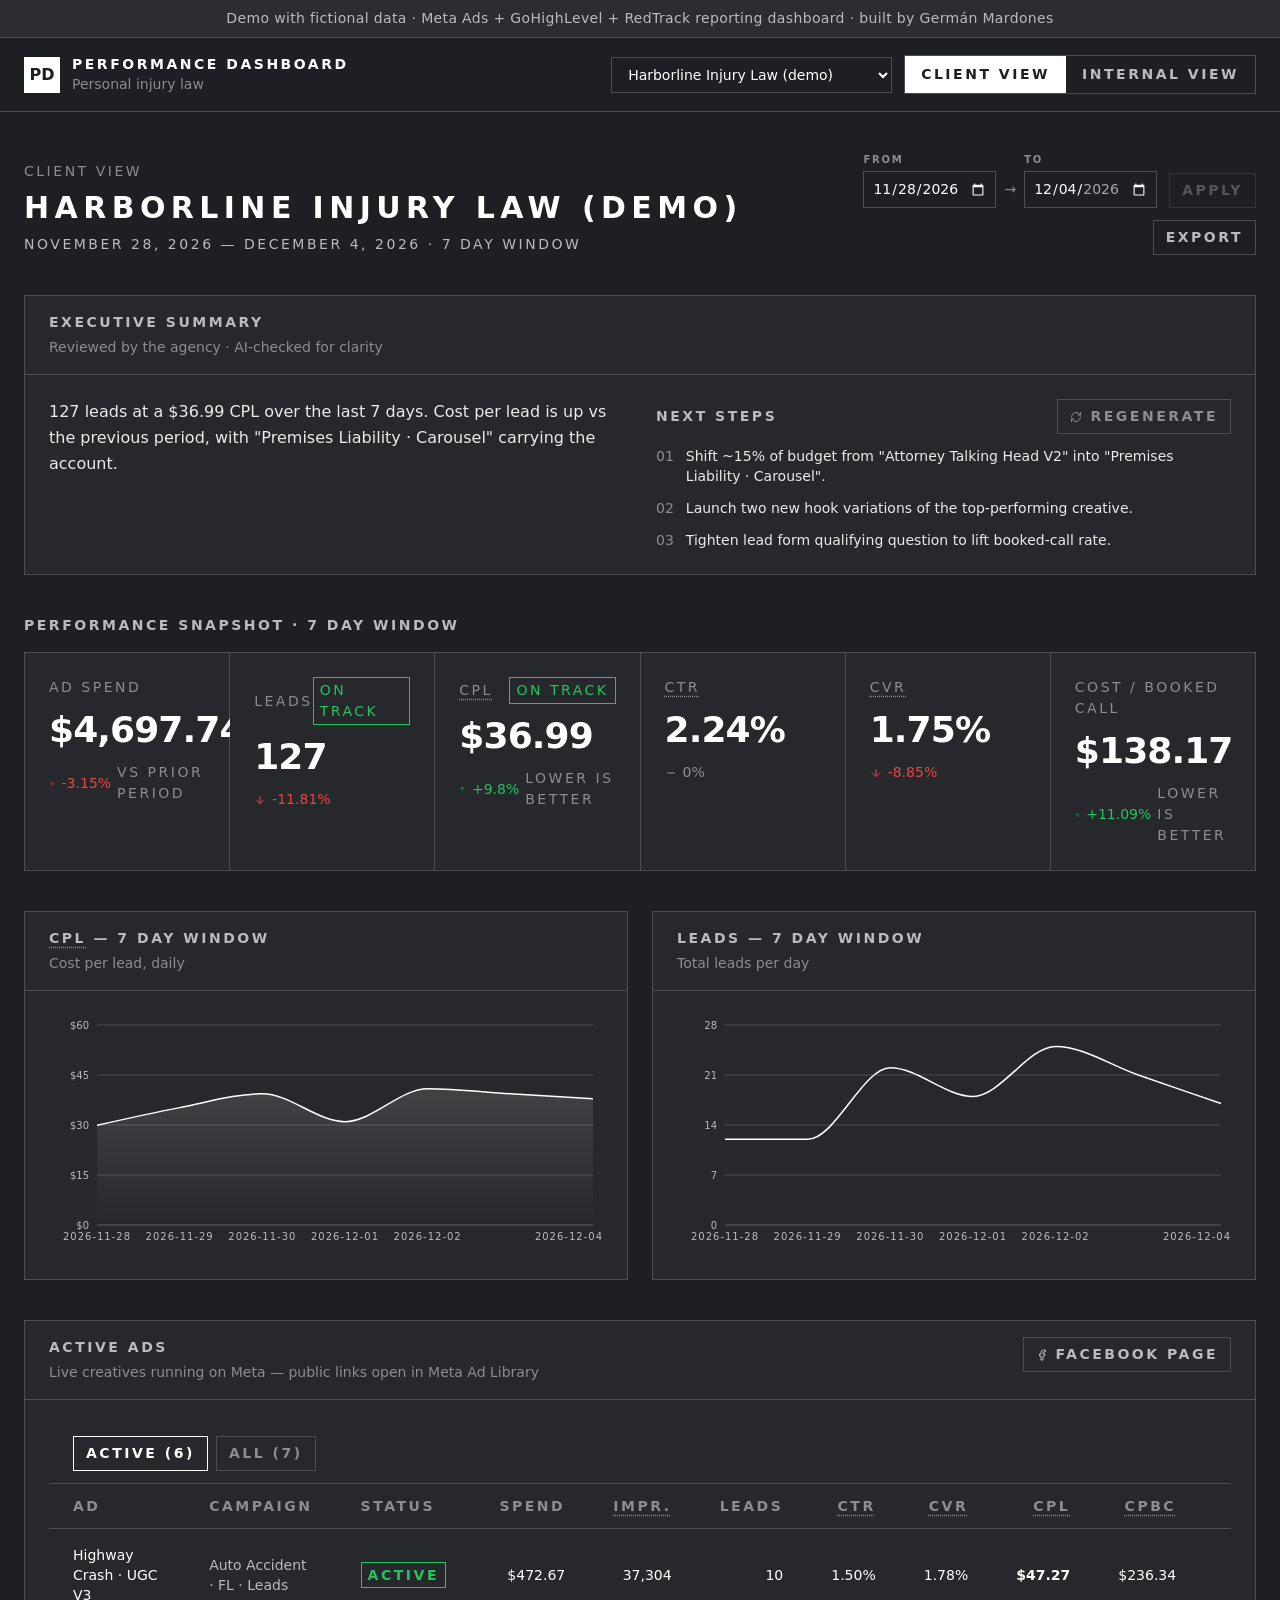
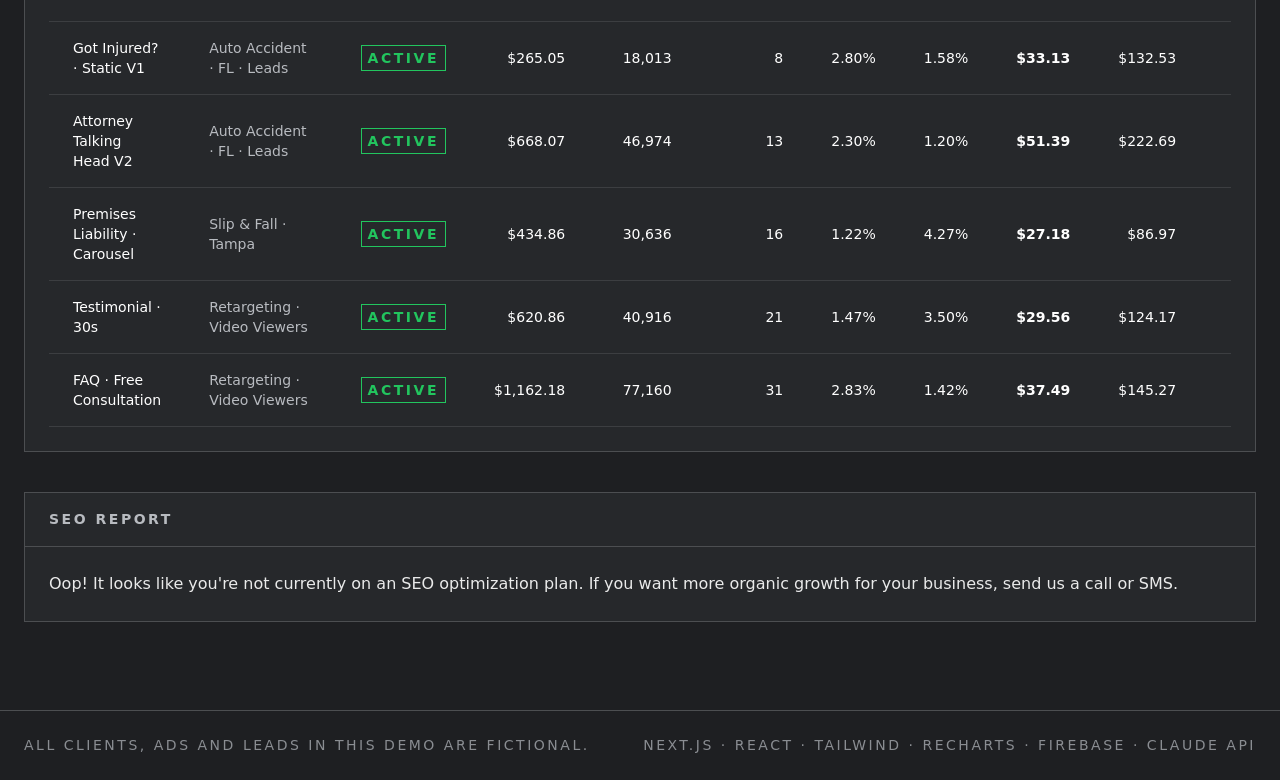
<file: demos/ads-dashboard/index.html>
<!doctype html>
<html lang="en">
  <head>
    <meta charset="UTF-8" />
    <meta name="viewport" content="width=device-width, initial-scale=1.0" />
    <meta name="description" content="Demo of a Meta Ads + GoHighLevel + RedTrack performance dashboard with fictional data." />
    <link rel="icon" href="data:image/svg+xml,%3Csvg xmlns=%27http://www.w3.org/2000/svg%27 viewBox=%270 0 32 32%27%3E%3Crect width=%2732%27 height=%2732%27 fill=%27%23fff%27/%3E%3Ctext x=%2716%27 y=%2722%27 font-size=%2714%27 font-family=%27Arial%27 font-weight=%27900%27 text-anchor=%27middle%27%3EPD%3C/text%3E%3C/svg%3E" />
    <title>Ads Performance Dashboard · Demo</title>
    <script type="module" crossorigin src="./app.js"></script>
    <link rel="stylesheet" crossorigin href="./index.css">
  </head>
  <body>
    <div id="root"></div>
  </body>
</html>
</file>
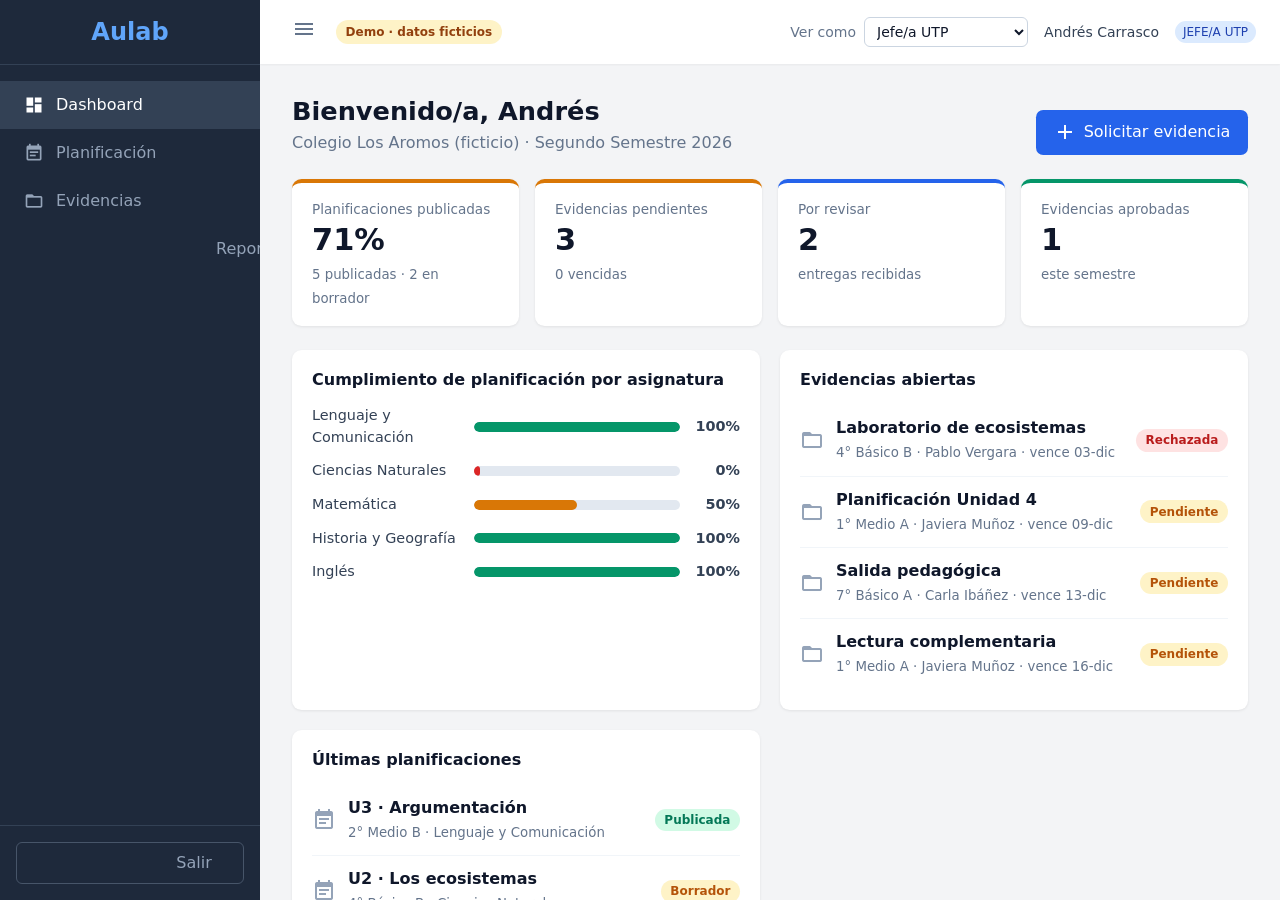
<file: demos/aulab/index.html>
<!DOCTYPE html>
<html lang="es">

<head>
  <meta charset="UTF-8" />
  <meta name="viewport" content="width=device-width, initial-scale=1.0" />
  <link href="https://fonts.googleapis.com/icon?family=Material+Icons" rel="stylesheet">
  <link rel="icon" href="data:image/svg+xml,%3Csvg xmlns=%27http://www.w3.org/2000/svg%27 viewBox=%270 0 32 32%27%3E%3Crect width=%2732%27 height=%2732%27 rx=%276%27 fill=%27%231e293b%27/%3E%3Ctext x=%2716%27 y=%2723%27 font-size=%2719%27 font-family=%27Arial%27 font-weight=%27700%27 fill=%27%2360a5fa%27 text-anchor=%27middle%27%3EA%3C/text%3E%3C/svg%3E" />
  <meta name="description" content="AulaB: gestión de planificación y evidencias para UTP. Demo con datos ficticios." />
  <title>AulaB · Gestión UTP (demo)</title>
  <script type="module" crossorigin src="./app.js"></script>
  <link rel="stylesheet" href="./index.css">
</head>

<body>
  <div id="app"></div>
  
</body>

</html>
</file>
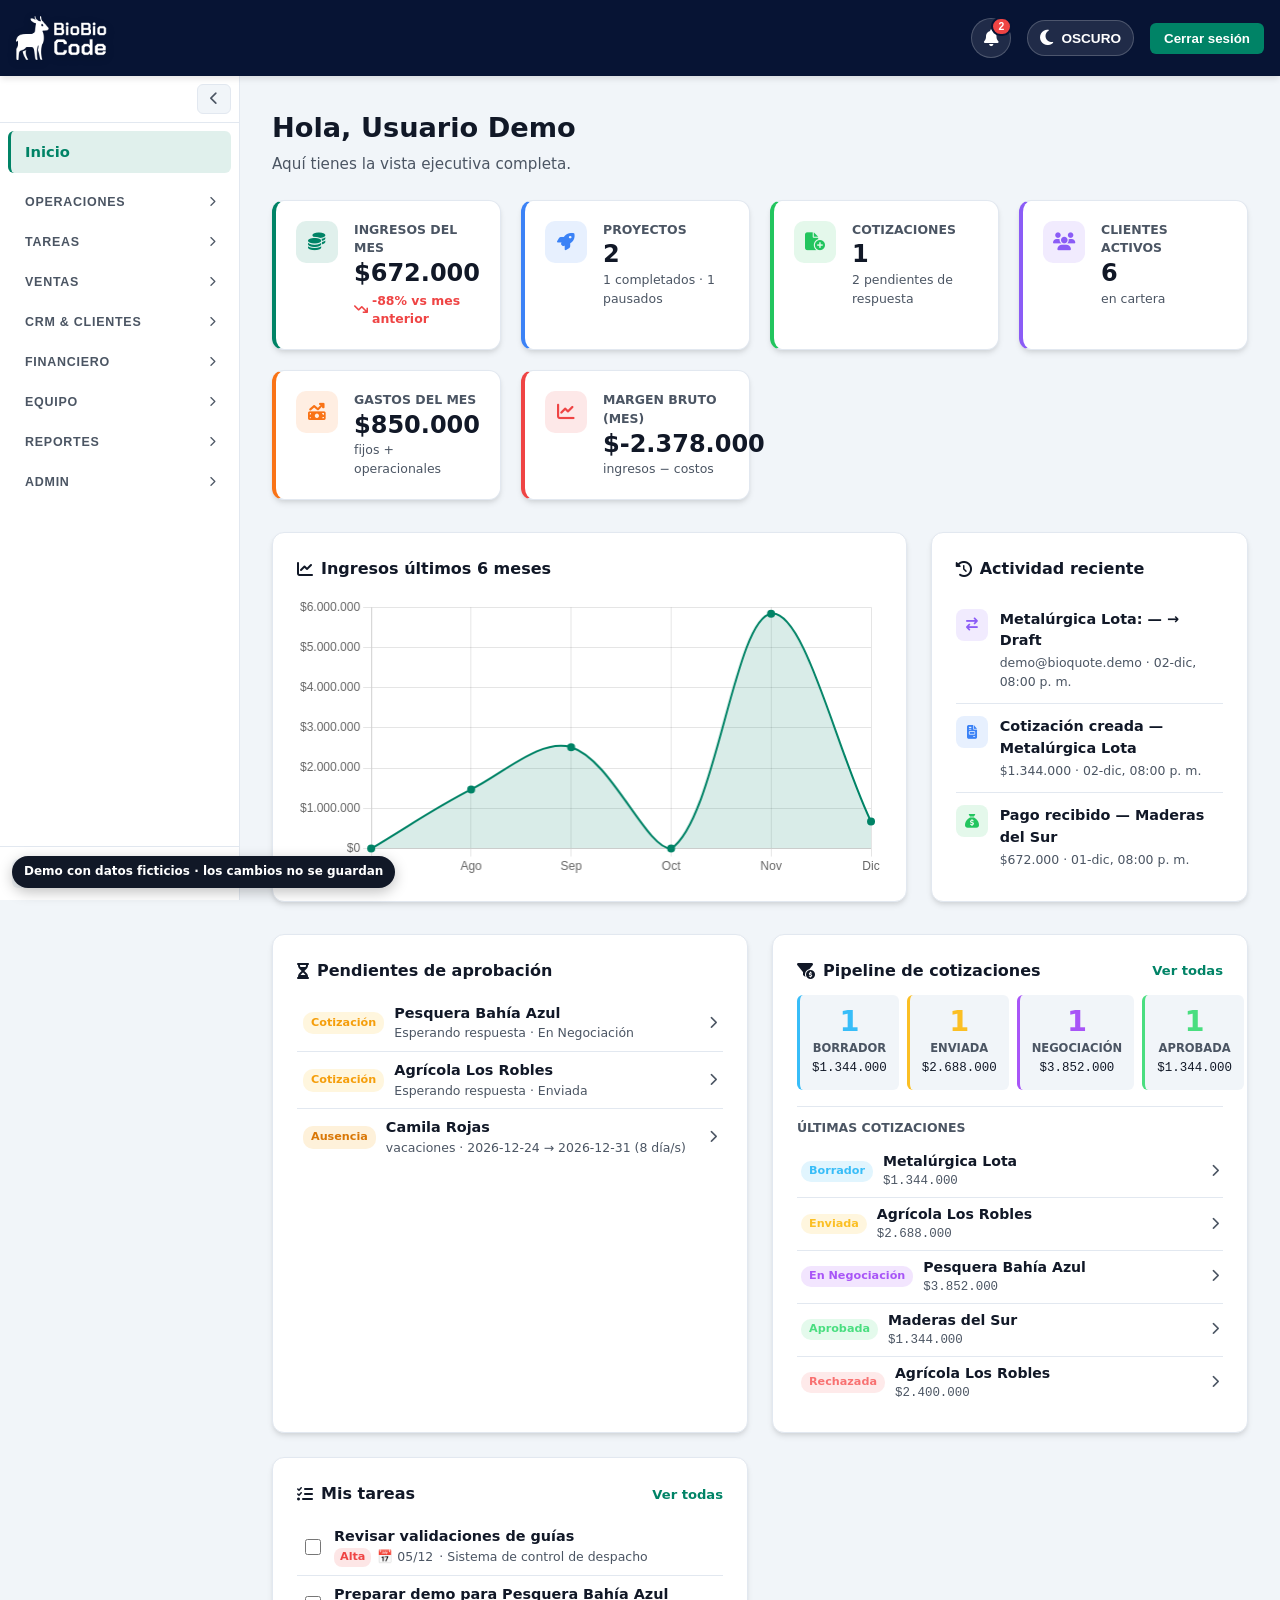
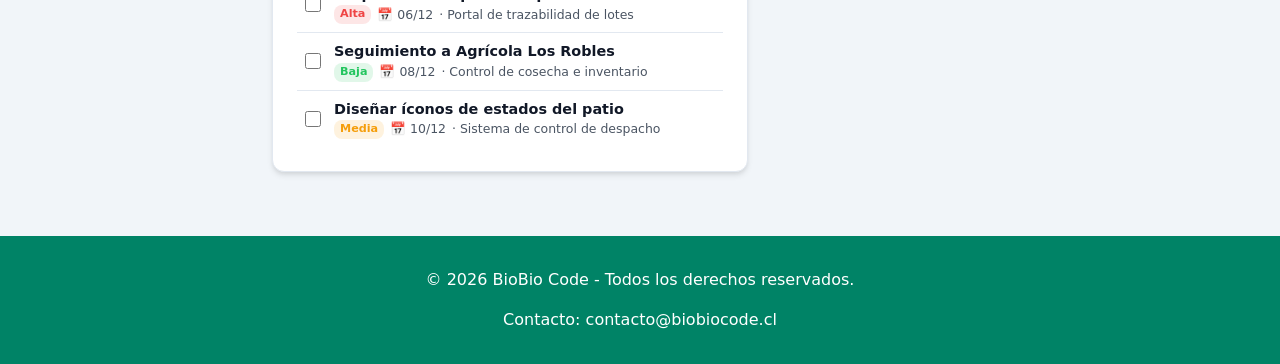
<file: demos/bioquote/index.html>
<!DOCTYPE html>
<html lang="es">

<head>
  <meta charset="UTF-8" />
  <link rel="icon" type="image/png" href="logo.png" />
  <meta name="viewport" content="width=device-width, initial-scale=1.0" />
  <title>Bioquote · Demo</title>
  <!-- Font Awesome -->
  <link rel="stylesheet" href="https://cdnjs.cloudflare.com/ajax/libs/font-awesome/6.4.0/css/all.min.css"
    integrity="sha512-iecdLmaskl7CVkqkXNQ/ZH/XLlvWZOJyj7Yy7tcenmpD1ypASozpmT/E0iPtmFIB46ZmdtAc9eNBvH0H/ZpiBw=="
    crossorigin="anonymous" referrerpolicy="no-referrer" />
  <script type="module" crossorigin src="./app.js"></script>
  <link rel="stylesheet" crossorigin href="./index.css">
</head>

<body>
  <div id="demo-banner" style="position:fixed;bottom:12px;left:12px;z-index:9999;background:#111827;color:#fff;font:600 12px/1.3 system-ui;padding:8px 12px;border-radius:999px;box-shadow:0 4px 14px rgba(0,0,0,.25)">Demo con datos ficticios · los cambios no se guardan</div>
  <div id="app"></div>
</body>

</html>
</file>
<file: demos/ads-dashboard/index.css>
*,:before,:after{--tw-border-spacing-x: 0;--tw-border-spacing-y: 0;--tw-translate-x: 0;--tw-translate-y: 0;--tw-rotate: 0;--tw-skew-x: 0;--tw-skew-y: 0;--tw-scale-x: 1;--tw-scale-y: 1;--tw-pan-x: ;--tw-pan-y: ;--tw-pinch-zoom: ;--tw-scroll-snap-strictness: proximity;--tw-gradient-from-position: ;--tw-gradient-via-position: ;--tw-gradient-to-position: ;--tw-ordinal: ;--tw-slashed-zero: ;--tw-numeric-figure: ;--tw-numeric-spacing: ;--tw-numeric-fraction: ;--tw-ring-inset: ;--tw-ring-offset-width: 0px;--tw-ring-offset-color: #fff;--tw-ring-color: rgb(59 130 246 / .5);--tw-ring-offset-shadow: 0 0 #0000;--tw-ring-shadow: 0 0 #0000;--tw-shadow: 0 0 #0000;--tw-shadow-colored: 0 0 #0000;--tw-blur: ;--tw-brightness: ;--tw-contrast: ;--tw-grayscale: ;--tw-hue-rotate: ;--tw-invert: ;--tw-saturate: ;--tw-sepia: ;--tw-drop-shadow: ;--tw-backdrop-blur: ;--tw-backdrop-brightness: ;--tw-backdrop-contrast: ;--tw-backdrop-grayscale: ;--tw-backdrop-hue-rotate: ;--tw-backdrop-invert: ;--tw-backdrop-opacity: ;--tw-backdrop-saturate: ;--tw-backdrop-sepia: ;--tw-contain-size: ;--tw-contain-layout: ;--tw-contain-paint: ;--tw-contain-style: }::backdrop{--tw-border-spacing-x: 0;--tw-border-spacing-y: 0;--tw-translate-x: 0;--tw-translate-y: 0;--tw-rotate: 0;--tw-skew-x: 0;--tw-skew-y: 0;--tw-scale-x: 1;--tw-scale-y: 1;--tw-pan-x: ;--tw-pan-y: ;--tw-pinch-zoom: ;--tw-scroll-snap-strictness: proximity;--tw-gradient-from-position: ;--tw-gradient-via-position: ;--tw-gradient-to-position: ;--tw-ordinal: ;--tw-slashed-zero: ;--tw-numeric-figure: ;--tw-numeric-spacing: ;--tw-numeric-fraction: ;--tw-ring-inset: ;--tw-ring-offset-width: 0px;--tw-ring-offset-color: #fff;--tw-ring-color: rgb(59 130 246 / .5);--tw-ring-offset-shadow: 0 0 #0000;--tw-ring-shadow: 0 0 #0000;--tw-shadow: 0 0 #0000;--tw-shadow-colored: 0 0 #0000;--tw-blur: ;--tw-brightness: ;--tw-contrast: ;--tw-grayscale: ;--tw-hue-rotate: ;--tw-invert: ;--tw-saturate: ;--tw-sepia: ;--tw-drop-shadow: ;--tw-backdrop-blur: ;--tw-backdrop-brightness: ;--tw-backdrop-contrast: ;--tw-backdrop-grayscale: ;--tw-backdrop-hue-rotate: ;--tw-backdrop-invert: ;--tw-backdrop-opacity: ;--tw-backdrop-saturate: ;--tw-backdrop-sepia: ;--tw-contain-size: ;--tw-contain-layout: ;--tw-contain-paint: ;--tw-contain-style: }*,:before,:after{box-sizing:border-box;border-width:0;border-style:solid;border-color:#e5e7eb}:before,:after{--tw-content: ""}html,:host{line-height:1.5;-webkit-text-size-adjust:100%;-moz-tab-size:4;-o-tab-size:4;tab-size:4;font-family:ui-sans-serif,system-ui,-apple-system,Segoe UI,Inter,Roboto,Helvetica Neue,Arial,sans-serif;font-feature-settings:normal;font-variation-settings:normal;-webkit-tap-highlight-color:transparent}body{margin:0;line-height:inherit}hr{height:0;color:inherit;border-top-width:1px}abbr:where([title]){-webkit-text-decoration:underline dotted;text-decoration:underline dotted}h1,h2,h3,h4,h5,h6{font-size:inherit;font-weight:inherit}a{color:inherit;text-decoration:inherit}b,strong{font-weight:bolder}code,kbd,samp,pre{font-family:ui-monospace,SF Mono,Menlo,Consolas,monospace;font-feature-settings:normal;font-variation-settings:normal;font-size:1em}small{font-size:80%}sub,sup{font-size:75%;line-height:0;position:relative;vertical-align:baseline}sub{bottom:-.25em}sup{top:-.5em}table{text-indent:0;border-color:inherit;border-collapse:collapse}button,input,optgroup,select,textarea{font-family:inherit;font-feature-settings:inherit;font-variation-settings:inherit;font-size:100%;font-weight:inherit;line-height:inherit;letter-spacing:inherit;color:inherit;margin:0;padding:0}button,select{text-transform:none}button,input:where([type=button]),input:where([type=reset]),input:where([type=submit]){-webkit-appearance:button;background-color:transparent;background-image:none}:-moz-focusring{outline:auto}:-moz-ui-invalid{box-shadow:none}progress{vertical-align:baseline}::-webkit-inner-spin-button,::-webkit-outer-spin-button{height:auto}[type=search]{-webkit-appearance:textfield;outline-offset:-2px}::-webkit-search-decoration{-webkit-appearance:none}::-webkit-file-upload-button{-webkit-appearance:button;font:inherit}summary{display:list-item}blockquote,dl,dd,h1,h2,h3,h4,h5,h6,hr,figure,p,pre{margin:0}fieldset{margin:0;padding:0}legend{padding:0}ol,ul,menu{list-style:none;margin:0;padding:0}dialog{padding:0}textarea{resize:vertical}input::-moz-placeholder,textarea::-moz-placeholder{opacity:1;color:#9ca3af}input::placeholder,textarea::placeholder{opacity:1;color:#9ca3af}button,[role=button]{cursor:pointer}:disabled{cursor:default}img,svg,video,canvas,audio,iframe,embed,object{display:block;vertical-align:middle}img,video{max-width:100%;height:auto}[hidden]:where(:not([hidden=until-found])){display:none}.h-display{font-weight:700;text-transform:uppercase;letter-spacing:.18em}.h-section{font-size:14px;line-height:1.5;font-weight:600;text-transform:uppercase;letter-spacing:.18em;--tw-text-opacity: 1;color:rgb(184 187 192 / var(--tw-text-opacity, 1))}.stat-num{font-size:1.875rem;line-height:2.25rem;font-weight:700;--tw-numeric-spacing: tabular-nums;font-variant-numeric:var(--tw-ordinal) var(--tw-slashed-zero) var(--tw-numeric-figure) var(--tw-numeric-spacing) var(--tw-numeric-fraction);letter-spacing:-.025em}@media (min-width: 640px){.stat-num{font-size:2.25rem;line-height:2.5rem}}.stat-label{font-size:14px;font-weight:500;text-transform:uppercase;letter-spacing:.18em;--tw-text-opacity: 1;color:rgb(138 141 146 / var(--tw-text-opacity, 1))}.pointer-events-none{pointer-events:none}.fixed{position:fixed}.absolute{position:absolute}.relative{position:relative}.sticky{position:sticky}.inset-0{top:0;right:0;bottom:0;left:0}.right-0{right:0}.top-0{top:0}.top-full{top:100%}.z-10{z-index:10}.z-20{z-index:20}.z-\[100\]{z-index:100}.-m-4{margin:-1rem}.mx-auto{margin-left:auto;margin-right:auto}.mb-1{margin-bottom:.25rem}.mb-2{margin-bottom:.5rem}.mb-3{margin-bottom:.75rem}.mb-4{margin-bottom:1rem}.mt-0{margin-top:0}.mt-0\.5{margin-top:.125rem}.mt-1{margin-top:.25rem}.mt-12{margin-top:3rem}.mt-2{margin-top:.5rem}.flex{display:flex}.inline-flex{display:inline-flex}.table{display:table}.grid{display:grid}.hidden{display:none}.h-3{height:.75rem}.h-4{height:1rem}.h-8{height:2rem}.h-9{height:2.25rem}.max-h-\[70vh\]{max-height:70vh}.min-h-\[230px\]{min-height:230px}.min-h-screen{min-height:100vh}.w-3{width:.75rem}.w-4{width:1rem}.w-8{width:2rem}.w-80{width:20rem}.w-9{width:2.25rem}.w-full{width:100%}.min-w-0{min-width:0px}.min-w-\[760px\]{min-width:760px}.min-w-\[860px\]{min-width:860px}.min-w-\[960px\]{min-width:960px}.max-w-\[1400px\]{max-width:1400px}.max-w-\[220px\]{max-width:220px}.max-w-md{max-width:28rem}.flex-1{flex:1 1 0%}.shrink-0{flex-shrink:0}.transform{transform:translate(var(--tw-translate-x),var(--tw-translate-y)) rotate(var(--tw-rotate)) skew(var(--tw-skew-x)) skewY(var(--tw-skew-y)) scaleX(var(--tw-scale-x)) scaleY(var(--tw-scale-y))}@keyframes spin{to{transform:rotate(360deg)}}.animate-spin{animation:spin 1s linear infinite}.cursor-help{cursor:help}.cursor-not-allowed{cursor:not-allowed}.cursor-pointer{cursor:pointer}.resize-y{resize:vertical}.list-disc{list-style-type:disc}.grid-cols-2{grid-template-columns:repeat(2,minmax(0,1fr))}.flex-col{flex-direction:column}.flex-wrap{flex-wrap:wrap}.place-items-center{place-items:center}.items-start{align-items:flex-start}.items-end{align-items:flex-end}.items-center{align-items:center}.items-stretch{align-items:stretch}.justify-end{justify-content:flex-end}.justify-center{justify-content:center}.justify-between{justify-content:space-between}.gap-1{gap:.25rem}.gap-1\.5{gap:.375rem}.gap-10{gap:2.5rem}.gap-2{gap:.5rem}.gap-3{gap:.75rem}.gap-4{gap:1rem}.gap-6{gap:1.5rem}.gap-8{gap:2rem}.gap-px{gap:1px}.gap-x-4{-moz-column-gap:1rem;column-gap:1rem}.gap-y-1{row-gap:.25rem}.space-y-1>:not([hidden])~:not([hidden]){--tw-space-y-reverse: 0;margin-top:calc(.25rem * calc(1 - var(--tw-space-y-reverse)));margin-bottom:calc(.25rem * var(--tw-space-y-reverse))}.self-start{align-self:flex-start}.overflow-auto{overflow:auto}.overflow-y-auto{overflow-y:auto}.overflow-x-hidden{overflow-x:hidden}.truncate{overflow:hidden;text-overflow:ellipsis;white-space:nowrap}.whitespace-nowrap{white-space:nowrap}.whitespace-pre-wrap{white-space:pre-wrap}.break-words{overflow-wrap:break-word}.rounded{border-radius:4px}.rounded-md{border-radius:6px}.border{border-width:1px}.border-0{border-width:0px}.border-b{border-bottom-width:1px}.border-t{border-top-width:1px}.border-border{--tw-border-opacity: 1;border-color:rgb(76 78 81 / var(--tw-border-opacity, 1))}.border-border\/40{border-color:#4c4e5166}.border-border\/60{border-color:#4c4e5199}.border-danger{--tw-border-opacity: 1;border-color:rgb(239 68 68 / var(--tw-border-opacity, 1))}.border-danger\/40{border-color:#ef444466}.border-fg{--tw-border-opacity: 1;border-color:rgb(255 255 255 / var(--tw-border-opacity, 1))}.border-success{--tw-border-opacity: 1;border-color:rgb(34 197 94 / var(--tw-border-opacity, 1))}.border-warning{--tw-border-opacity: 1;border-color:rgb(245 158 11 / var(--tw-border-opacity, 1))}.border-warning\/40{border-color:#f59e0b66}.border-warning\/60{border-color:#f59e0b99}.bg-\[\#2b2d31\]{--tw-bg-opacity: 1;background-color:rgb(43 45 49 / var(--tw-bg-opacity, 1))}.bg-bg{--tw-bg-opacity: 1;background-color:rgb(30 31 34 / var(--tw-bg-opacity, 1))}.bg-black\/60{background-color:#0009}.bg-border{--tw-bg-opacity: 1;background-color:rgb(76 78 81 / var(--tw-bg-opacity, 1))}.bg-danger\/10{background-color:#ef44441a}.bg-elevated\/50{background-color:#4c4e5180}.bg-fg{--tw-bg-opacity: 1;background-color:rgb(255 255 255 / var(--tw-bg-opacity, 1))}.bg-neutral-900{--tw-bg-opacity: 1;background-color:rgb(23 23 23 / var(--tw-bg-opacity, 1))}.bg-surface{--tw-bg-opacity: 1;background-color:rgb(38 40 43 / var(--tw-bg-opacity, 1))}.bg-transparent{background-color:transparent}.bg-warning\/10{background-color:#f59e0b1a}.bg-warning\/5{background-color:#f59e0b0d}.p-0{padding:0}.p-3{padding:.75rem}.p-4{padding:1rem}.px-1\.5{padding-left:.375rem;padding-right:.375rem}.px-2{padding-left:.5rem;padding-right:.5rem}.px-3{padding-left:.75rem;padding-right:.75rem}.px-4{padding-left:1rem;padding-right:1rem}.px-5{padding-left:1.25rem;padding-right:1.25rem}.px-6{padding-left:1.5rem;padding-right:1.5rem}.py-0\.5{padding-top:.125rem;padding-bottom:.125rem}.py-1{padding-top:.25rem;padding-bottom:.25rem}.py-1\.5{padding-top:.375rem;padding-bottom:.375rem}.py-10{padding-top:2.5rem;padding-bottom:2.5rem}.py-12{padding-top:3rem;padding-bottom:3rem}.py-2{padding-top:.5rem;padding-bottom:.5rem}.py-3{padding-top:.75rem;padding-bottom:.75rem}.py-4{padding-top:1rem;padding-bottom:1rem}.py-6{padding-top:1.5rem;padding-bottom:1.5rem}.py-8{padding-top:2rem;padding-bottom:2rem}.pb-2{padding-bottom:.5rem}.pl-4{padding-left:1rem}.text-left{text-align:left}.text-center{text-align:center}.text-right{text-align:right}.text-2xl{font-size:1.5rem;line-height:2rem}.text-3xl{font-size:1.875rem;line-height:2.25rem}.text-\[10px\]{font-size:10px}.text-\[11px\]{font-size:11px}.text-\[12px\]{font-size:12px}.text-\[14px\]{font-size:14px}.text-base{font-size:1rem;line-height:1.5rem}.text-sm{font-size:.875rem;line-height:1.25rem}.text-xs{font-size:14px;line-height:1.5}.font-black{font-weight:900}.font-bold{font-weight:700}.font-medium{font-weight:500}.font-normal{font-weight:400}.font-semibold{font-weight:600}.uppercase{text-transform:uppercase}.normal-case{text-transform:none}.italic{font-style:italic}.tabular-nums{--tw-numeric-spacing: tabular-nums;font-variant-numeric:var(--tw-ordinal) var(--tw-slashed-zero) var(--tw-numeric-figure) var(--tw-numeric-spacing) var(--tw-numeric-fraction)}.leading-relaxed{line-height:1.625}.tracking-normal{letter-spacing:0em}.tracking-wide{letter-spacing:.025em}.tracking-widest{letter-spacing:.18em}.text-bg{--tw-text-opacity: 1;color:rgb(30 31 34 / var(--tw-text-opacity, 1))}.text-danger{--tw-text-opacity: 1;color:rgb(239 68 68 / var(--tw-text-opacity, 1))}.text-fg{--tw-text-opacity: 1;color:rgb(255 255 255 / var(--tw-text-opacity, 1))}.text-fg\/80{color:#fffc}.text-fg\/90{color:#ffffffe6}.text-muted{--tw-text-opacity: 1;color:rgb(138 141 146 / var(--tw-text-opacity, 1))}.text-subtle{--tw-text-opacity: 1;color:rgb(184 187 192 / var(--tw-text-opacity, 1))}.text-success{--tw-text-opacity: 1;color:rgb(34 197 94 / var(--tw-text-opacity, 1))}.text-warning{--tw-text-opacity: 1;color:rgb(245 158 11 / var(--tw-text-opacity, 1))}.text-white{--tw-text-opacity: 1;color:rgb(255 255 255 / var(--tw-text-opacity, 1))}.underline{text-decoration-line:underline}.no-underline{text-decoration-line:none}.decoration-muted{text-decoration-color:#8a8d92}.decoration-dotted{text-decoration-style:dotted}.underline-offset-4{text-underline-offset:4px}.opacity-0{opacity:0}.opacity-50{opacity:.5}.shadow-lg{--tw-shadow: 0 10px 15px -3px rgb(0 0 0 / .1), 0 4px 6px -4px rgb(0 0 0 / .1);--tw-shadow-colored: 0 10px 15px -3px var(--tw-shadow-color), 0 4px 6px -4px var(--tw-shadow-color);box-shadow:var(--tw-ring-offset-shadow, 0 0 #0000),var(--tw-ring-shadow, 0 0 #0000),var(--tw-shadow)}.shadow-xl{--tw-shadow: 0 20px 25px -5px rgb(0 0 0 / .1), 0 8px 10px -6px rgb(0 0 0 / .1);--tw-shadow-colored: 0 20px 25px -5px var(--tw-shadow-color), 0 8px 10px -6px var(--tw-shadow-color);box-shadow:var(--tw-ring-offset-shadow, 0 0 #0000),var(--tw-ring-shadow, 0 0 #0000),var(--tw-shadow)}.outline-none{outline:2px solid transparent;outline-offset:2px}.outline{outline-style:solid}.filter{filter:var(--tw-blur) var(--tw-brightness) var(--tw-contrast) var(--tw-grayscale) var(--tw-hue-rotate) var(--tw-invert) var(--tw-saturate) var(--tw-sepia) var(--tw-drop-shadow)}.transition{transition-property:color,background-color,border-color,text-decoration-color,fill,stroke,opacity,box-shadow,transform,filter,backdrop-filter;transition-timing-function:cubic-bezier(.4,0,.2,1);transition-duration:.15s}.transition-opacity{transition-property:opacity;transition-timing-function:cubic-bezier(.4,0,.2,1);transition-duration:.15s}:root{color-scheme:dark}html,body{background:#1e1f22;color:#fff;font-feature-settings:"cv11","ss01";-webkit-font-smoothing:antialiased;-moz-osx-font-smoothing:grayscale}::-moz-selection{background:#fff;color:#1e1f22}::selection{background:#fff;color:#1e1f22}select option{background-color:#1e1f22;color:#fff}::-webkit-scrollbar{width:8px;height:8px}::-webkit-scrollbar-track{background:#1e1f22}::-webkit-scrollbar-thumb{background:#4c4e51;border-radius:4px}::-webkit-scrollbar-thumb:hover{background:#5a5c60}@media print{@page{size:Letter;margin:.6in}:root{color-scheme:light}html,body{background:#fff!important;color:#111!important;-webkit-print-color-adjust:exact;print-color-adjust:exact}header,footer{display:none!important}main{max-width:none!important;padding:0!important}.card,section,table{-moz-column-break-inside:avoid;break-inside:avoid;page-break-inside:avoid}}.placeholder\:text-muted::-moz-placeholder{--tw-text-opacity: 1;color:rgb(138 141 146 / var(--tw-text-opacity, 1))}.placeholder\:text-muted::placeholder{--tw-text-opacity: 1;color:rgb(138 141 146 / var(--tw-text-opacity, 1))}.before\:mr-2:before{content:var(--tw-content);margin-right:.5rem}.before\:text-muted:before{content:var(--tw-content);--tw-text-opacity: 1;color:rgb(138 141 146 / var(--tw-text-opacity, 1))}.before\:content-\[\'·\'\]:before{--tw-content: "·";content:var(--tw-content)}.hover\:border-fg:hover{--tw-border-opacity: 1;border-color:rgb(255 255 255 / var(--tw-border-opacity, 1))}.hover\:bg-elevated:hover{--tw-bg-opacity: 1;background-color:rgb(76 78 81 / var(--tw-bg-opacity, 1))}.hover\:bg-fg:hover{--tw-bg-opacity: 1;background-color:rgb(255 255 255 / var(--tw-bg-opacity, 1))}.hover\:bg-fg\/90:hover{background-color:#ffffffe6}.hover\:text-bg:hover{--tw-text-opacity: 1;color:rgb(30 31 34 / var(--tw-text-opacity, 1))}.hover\:text-fg:hover{--tw-text-opacity: 1;color:rgb(255 255 255 / var(--tw-text-opacity, 1))}.focus\:border-fg:focus{--tw-border-opacity: 1;border-color:rgb(255 255 255 / var(--tw-border-opacity, 1))}.disabled\:cursor-not-allowed:disabled{cursor:not-allowed}.disabled\:opacity-40:disabled{opacity:.4}.group:focus-within .group-focus-within\:opacity-100{opacity:1}.group:hover .group-hover\:opacity-100{opacity:1}@media (min-width: 640px){.sm\:-m-6{margin:-1.5rem}.sm\:ml-4{margin-left:1rem}.sm\:mt-0{margin-top:0}.sm\:inline{display:inline}.sm\:flex{display:flex}.sm\:w-auto{width:auto}.sm\:flex-row{flex-direction:row}.sm\:flex-wrap{flex-wrap:wrap}.sm\:items-start{align-items:flex-start}.sm\:items-end{align-items:flex-end}.sm\:items-center{align-items:center}.sm\:justify-between{justify-content:space-between}.sm\:gap-3{gap:.75rem}.sm\:gap-4{gap:1rem}.sm\:gap-8{gap:2rem}.sm\:self-auto{align-self:auto}.sm\:p-6{padding:1.5rem}.sm\:px-6{padding-left:1.5rem;padding-right:1.5rem}.sm\:py-1\.5{padding-top:.375rem;padding-bottom:.375rem}.sm\:py-10{padding-top:2.5rem;padding-bottom:2.5rem}.sm\:py-4{padding-top:1rem;padding-bottom:1rem}.sm\:text-3xl{font-size:1.875rem;line-height:2.25rem}}@media (min-width: 768px){.md\:grid-cols-2{grid-template-columns:repeat(2,minmax(0,1fr))}.md\:flex-row{flex-direction:row}.md\:items-center{align-items:center}}@media (min-width: 1024px){.lg\:w-auto{width:auto}.lg\:grid-cols-2{grid-template-columns:repeat(2,minmax(0,1fr))}.lg\:grid-cols-3{grid-template-columns:repeat(3,minmax(0,1fr))}.lg\:grid-cols-4{grid-template-columns:repeat(4,minmax(0,1fr))}.lg\:grid-cols-5{grid-template-columns:repeat(5,minmax(0,1fr))}.lg\:grid-cols-6{grid-template-columns:repeat(6,minmax(0,1fr))}.lg\:flex-row{flex-direction:row}.lg\:flex-wrap{flex-wrap:wrap}.lg\:items-end{align-items:flex-end}.lg\:justify-between{justify-content:space-between}}@media print{.print\:hidden{display:none}}
</file>
<file: demos/aulab/index.css>
:root{font-family:Inter,system-ui,Avenir,Helvetica,Arial,sans-serif;line-height:1.5;font-weight:400;color:#0f172a;background-color:#f3f4f6;font-synthesis:none;text-rendering:optimizeLegibility;-webkit-font-smoothing:antialiased;-moz-osx-font-smoothing:grayscale}a{font-weight:500;color:#2563eb;text-decoration:inherit}a:hover{color:#1d4ed8}body{margin:0;min-width:320px;min-height:100vh}h1,h2,h3{line-height:1.2}button,input,select,textarea{font:inherit}:focus-visible{outline:3px solid #93c5fd;outline-offset:2px}.page-head{display:flex;justify-content:space-between;align-items:flex-end;gap:1rem;flex-wrap:wrap;margin-bottom:1.5rem}.page-head h2{margin:0;font-size:1.6rem;color:#0f172a}.page-head p{margin:.25rem 0 0;color:#64748b}.kpis{display:grid;grid-template-columns:repeat(auto-fit,minmax(190px,1fr));gap:1rem;margin-bottom:1.5rem}.kpi{background:white;border-radius:.6rem;padding:1rem 1.25rem;box-shadow:0 1px 3px #00000014;border-top:4px solid #2563eb}.kpi span{display:block;font-size:.85rem;color:#64748b}.kpi strong{display:block;font-size:1.9rem;color:#0f172a;line-height:1.2;margin:.2rem 0}.kpi small{color:#64748b}.kpi.green{border-top-color:#059669}.kpi.amber{border-top-color:#d97706}.kpi.red{border-top-color:#dc2626}.panels{display:grid;grid-template-columns:repeat(auto-fit,minmax(380px,1fr));gap:1.25rem}.panel{background:white;border-radius:.6rem;padding:1.25rem;box-shadow:0 1px 3px #00000014;min-width:0}.panel.wide{grid-column:1 / -1}.panel h3{margin:0 0 1rem;font-size:1rem;color:#0f172a}.bars{list-style:none;margin:0;padding:0;display:grid;gap:.75rem}.bars li{display:grid;grid-template-columns:150px 1fr 48px;gap:.75rem;align-items:center;font-size:.9rem;color:#334155}.track{height:10px;background:#e2e8f0;border-radius:999px;overflow:hidden}.fill{display:block;height:100%;background:#2563eb;border-radius:999px}.fill.green{background:#059669}.fill.amber{background:#d97706}.fill.red{background:#dc2626}.bars b{text-align:right}.list{list-style:none;margin:0;padding:0}.list li{display:flex;align-items:center;gap:.75rem;padding:.7rem 0;border-bottom:1px solid #f1f5f9;color:#334155}.list li:last-child{border-bottom:0}.list li>div{flex:1;min-width:0}.list strong{display:block;color:#0f172a;font-weight:600}.list small{color:#64748b}.list .material-icons{color:#94a3b8}.list-link{cursor:pointer}.list-link:hover strong{color:#2563eb}.tag{display:inline-block;padding:.15rem .6rem;border-radius:999px;font-size:.75rem;font-weight:600;background:#f1f5f9;color:#475569;white-space:nowrap}.tag.green{background:#d1fae5;color:#047857}.tag.amber{background:#fef3c7;color:#b45309}.tag.red{background:#fee2e2;color:#b91c1c}.tag.blue{background:#dbeafe;color:#1d4ed8}.tbl{width:100%;border-collapse:collapse;font-size:.9rem}.tbl th{text-align:left;color:#475569;background:#f8fafc;font-weight:600;padding:.75rem;border-bottom:1px solid #e2e8f0;white-space:nowrap}.tbl td{padding:.75rem;border-bottom:1px solid #f1f5f9;color:#334155}.tbl-wrap{overflow-x:auto}.btn-primary-ui{display:inline-flex;align-items:center;gap:.4rem;background:#2563eb;color:#fff;border:0;padding:.65rem 1.1rem;border-radius:.45rem;cursor:pointer;font-weight:500}.btn-primary-ui:hover{background:#1d4ed8}.muted{color:#64748b;font-size:.875rem}@media (max-width: 760px){.panels{grid-template-columns:1fr}.bars li{grid-template-columns:110px 1fr 40px}}#app{width:100%;min-height:100vh;margin:0;padding:0;display:block}.demo-pill[data-v-273d623b]{margin-right:auto;margin-left:.75rem;background:#fef3c7;color:#92400e;font-size:.75rem;font-weight:600;padding:.2rem .6rem;border-radius:9999px}.role-switch[data-v-273d623b]{display:flex;align-items:center;gap:.5rem;color:#64748b}.role-switch select[data-v-273d623b]{border:1px solid #cbd5e1;border-radius:.375rem;padding:.3rem .5rem;background:white;color:#0f172a;font:inherit}@media (max-width: 760px){.sidebar[data-v-273d623b]{position:fixed;z-index:20;height:100vh}.sidebar-closed[data-v-273d623b]{width:0;overflow:hidden}.user-name[data-v-273d623b],.role-badge[data-v-273d623b],.demo-pill[data-v-273d623b]{display:none}.page-content[data-v-273d623b]{padding:1rem}}.layout[data-v-273d623b]{display:flex;height:100vh;width:100vw;overflow:hidden;background-color:#f3f4f6}.sidebar[data-v-273d623b]{width:260px;background-color:#1e293b;color:#fff;display:flex;flex-direction:column;transition:width .3s ease;flex-shrink:0}.sidebar-closed[data-v-273d623b]{width:70px}.sidebar-header[data-v-273d623b]{height:64px;display:flex;align-items:center;justify-content:center;border-bottom:1px solid #334155}.sidebar-header h1[data-v-273d623b]{font-size:1.5rem;font-weight:700;margin:0;color:#60a5fa}.logo-mini[data-v-273d623b]{font-size:1.5rem;font-weight:700;color:#60a5fa}.sidebar-nav[data-v-273d623b]{flex:1;padding:1rem 0;overflow-y:auto}.sidebar-nav ul[data-v-273d623b]{list-style:none;padding:0;margin:0}.nav-link[data-v-273d623b]{display:flex;align-items:center;padding:.75rem 1.5rem;color:#94a3b8;text-decoration:none;transition:all .2s;height:24px}.sidebar-closed .nav-link[data-v-273d623b]{justify-content:center;padding:.75rem 0}.nav-link[data-v-273d623b]:hover,.nav-link.router-link-active[data-v-273d623b]{background-color:#334155;color:#fff}.nav-link .material-icons[data-v-273d623b]{font-size:1.25rem;margin-right:.75rem}.sidebar-closed .nav-link .material-icons[data-v-273d623b]{margin-right:0}.sidebar-footer[data-v-273d623b]{padding:1rem;border-top:1px solid #334155}.logout-btn[data-v-273d623b]{width:100%;display:flex;align-items:center;justify-content:center;padding:.5rem;background:transparent;border:1px solid #475569;color:#94a3b8;border-radius:.375rem;cursor:pointer;transition:all .2s}.logout-btn[data-v-273d623b]:hover{background-color:#ef4444;color:#fff;border-color:#ef4444}.logout-btn .material-icons[data-v-273d623b]{font-size:1.25rem}.logout-btn span[data-v-273d623b]:not(.material-icons){margin-left:.5rem}.main-wrapper[data-v-273d623b]{flex:1;display:flex;flex-direction:column;overflow:hidden}.top-header[data-v-273d623b]{height:64px;background-color:#fff;display:flex;align-items:center;justify-content:space-between;padding:0 1.5rem;box-shadow:0 1px 2px #0000000d}.toggle-btn[data-v-273d623b]{background:none;border:none;cursor:pointer;color:#64748b;padding:.5rem;border-radius:.375rem}.toggle-btn[data-v-273d623b]:hover{background-color:#f1f5f9}.user-info[data-v-273d623b]{display:flex;align-items:center;gap:1rem;font-size:.875rem;color:#334155}.role-badge[data-v-273d623b]{background-color:#dbeafe;color:#1e40af;padding:.125rem .5rem;border-radius:9999px;font-size:.75rem;font-weight:500;text-transform:uppercase}.page-content[data-v-273d623b]{flex:1;overflow-y:auto;padding:2rem}.header-actions[data-v-20a1f54e]{display:flex;justify-content:space-between;align-items:center;margin-bottom:2rem}.btn-primary[data-v-20a1f54e]{display:flex;align-items:center;gap:.5rem;background-color:#2563eb;color:#fff;border:none;padding:.75rem 1.5rem;border-radius:.5rem;cursor:pointer;font-weight:500}.btn-primary[data-v-20a1f54e]:hover{background-color:#1d4ed8}.table-container[data-v-20a1f54e]{background:white;border-radius:.5rem;box-shadow:0 1px 3px #0000001a;overflow-x:auto}.data-table[data-v-20a1f54e]{width:100%;border-collapse:collapse;text-align:left}.data-table th[data-v-20a1f54e],.data-table td[data-v-20a1f54e]{padding:1rem;border-bottom:1px solid #e5e7eb}.data-table th[data-v-20a1f54e]{background-color:#f9fafb;font-weight:600;color:#374151}.status-badge[data-v-20a1f54e]{padding:.25rem .5rem;border-radius:9999px;font-size:.75rem;font-weight:500}.status-badge.draft[data-v-20a1f54e]{background-color:#fef3c7;color:#d97706}.status-badge.published[data-v-20a1f54e]{background-color:#d1fae5;color:#059669}.status-badge.archived[data-v-20a1f54e]{background-color:#f3f4f6;color:#6b7280}.actions[data-v-20a1f54e]{display:flex;gap:.5rem}.btn-icon[data-v-20a1f54e]{background:none;border:none;cursor:pointer;color:#6b7280;padding:.25rem}.btn-icon[data-v-20a1f54e]:hover{color:#2563eb}.empty-state[data-v-20a1f54e]{text-align:center;color:#6b7280;padding:2rem}.loading[data-v-20a1f54e]{text-align:center;padding:2rem;color:#6b7280}.error[data-v-20a1f54e]{color:#dc2626;background-color:#fee2e2;padding:1rem;border-radius:.5rem;margin-bottom:1rem}.planning-form-container[data-v-785e83f8]{max-width:800px;margin:0 auto}.header[data-v-785e83f8]{display:flex;align-items:center;gap:1rem;margin-bottom:2rem}.back-btn[data-v-785e83f8]{background:none;border:none;cursor:pointer;display:flex;align-items:center;color:#6b7280}.back-btn[data-v-785e83f8]:hover{color:#111}.form-card[data-v-785e83f8]{background:white;padding:2rem;border-radius:.5rem;box-shadow:0 1px 3px #0000001a}.form-row[data-v-785e83f8]{display:flex;gap:1rem;margin-bottom:1.5rem}.form-group[data-v-785e83f8]{flex:1;display:flex;flex-direction:column;margin-bottom:1.5rem}.form-group.small[data-v-785e83f8]{flex:0 0 100px}label[data-v-785e83f8]{font-size:.875rem;font-weight:500;color:#374151;margin-bottom:.5rem}input[data-v-785e83f8],select[data-v-785e83f8],textarea[data-v-785e83f8]{padding:.75rem;border:1px solid #D1D5DB;border-radius:.375rem;font-family:inherit;font-size:1rem}input[data-v-785e83f8]:focus,select[data-v-785e83f8]:focus,textarea[data-v-785e83f8]:focus{outline:none;border-color:#2563eb;box-shadow:0 0 0 3px #2563eb1a}.form-actions[data-v-785e83f8]{display:flex;justify-content:flex-end;gap:1rem;margin-top:2rem;padding-top:1.5rem;border-top:1px solid #E5E7EB}.btn-secondary[data-v-785e83f8]{padding:.75rem 1.5rem;background:white;border:1px solid #D1D5DB;color:#374151;border-radius:.375rem;cursor:pointer;font-weight:500}.btn-primary[data-v-785e83f8]{padding:.75rem 1.5rem;background-color:#2563eb;color:#fff;border:none;border-radius:.375rem;cursor:pointer;font-weight:500}.btn-primary[data-v-785e83f8]:hover:not(:disabled){background-color:#1d4ed8}.btn-primary[data-v-785e83f8]:disabled{opacity:.7;cursor:not-allowed}.search[data-v-c6437ce6]{width:100%;max-width:360px;padding:.6rem .75rem;border:1px solid #d1d5db;border-radius:.4rem;margin-bottom:1rem;box-sizing:border-box;background:white;color:#111827}.header-actions[data-v-cc03c6c5]{display:flex;justify-content:space-between;align-items:center;margin-bottom:2rem}.btn-primary[data-v-cc03c6c5]{display:flex;align-items:center;gap:.5rem;background-color:#2563eb;color:#fff;border:none;padding:.75rem 1.5rem;border-radius:.5rem;cursor:pointer;font-weight:500}.grid-container[data-v-cc03c6c5]{display:grid;grid-template-columns:repeat(auto-fill,minmax(300px,1fr));gap:1.5rem}.evidence-card[data-v-cc03c6c5]{background:white;border-radius:.5rem;padding:1.5rem;box-shadow:0 1px 3px #0000001a;display:flex;flex-direction:column}.card-header[data-v-cc03c6c5]{display:flex;justify-content:space-between;align-items:center;margin-bottom:1rem}.status-badge[data-v-cc03c6c5]{padding:.25rem .5rem;border-radius:9999px;font-size:.75rem;font-weight:600}.status-badge.pending[data-v-cc03c6c5]{background-color:#fef3c7;color:#d97706}.status-badge.submitted[data-v-cc03c6c5]{background-color:#dbeafe;color:#1e40af}.status-badge.approved[data-v-cc03c6c5]{background-color:#d1fae5;color:#059669}.status-badge.rejected[data-v-cc03c6c5]{background-color:#fee2e2;color:#dc2626}.status-badge.in_review[data-v-cc03c6c5]{background-color:#e0e7ff;color:#4338ca}.due-date[data-v-cc03c6c5]{font-size:.875rem;color:#6b7280}h3[data-v-cc03c6c5]{margin:0 0 .5rem;font-size:1.125rem;color:#111}.description[data-v-cc03c6c5]{color:#4b5563;font-size:.875rem;margin-bottom:1.5rem;flex:1}.meta-info[data-v-cc03c6c5]{margin-bottom:1.5rem;font-size:.875rem;color:#6b7280}.meta-item[data-v-cc03c6c5]{display:flex;align-items:center;gap:.5rem;margin-bottom:.25rem}.meta-item .material-icons[data-v-cc03c6c5]{font-size:1rem}.btn-outline[data-v-cc03c6c5]{width:100%;padding:.5rem;border:1px solid #D1D5DB;background:white;border-radius:.375rem;color:#374151;cursor:pointer;transition:all .2s}.btn-outline[data-v-cc03c6c5]:hover{border-color:#2563eb;color:#2563eb}.loading[data-v-cc03c6c5],.error[data-v-cc03c6c5],.empty-state[data-v-cc03c6c5]{text-align:center;padding:2rem;color:#6b7280;grid-column:1 / -1}.req-form[data-v-178a9538]{max-width:820px;margin:0 auto}.back[data-v-178a9538]{display:flex;align-items:center;gap:.3rem;background:none;border:0;color:#6b7280;cursor:pointer;margin-bottom:1.25rem}form[data-v-178a9538]{display:grid;gap:1rem}label[data-v-178a9538]{display:grid;gap:.4rem;font-size:.875rem;font-weight:500;color:#374151}input[data-v-178a9538],select[data-v-178a9538],textarea[data-v-178a9538]{padding:.65rem;border:1px solid #d1d5db;border-radius:.375rem;background:white;color:#111827}.row[data-v-178a9538]{display:grid;grid-template-columns:repeat(auto-fit,minmax(180px,1fr));gap:1rem}fieldset[data-v-178a9538]{border:1px solid #e5e7eb;border-radius:.5rem;padding:.75rem 1rem;display:grid;grid-template-columns:repeat(auto-fit,minmax(200px,1fr));gap:.5rem}legend[data-v-178a9538]{font-size:.875rem;font-weight:600;color:#374151;padding:0 .3rem}.check[data-v-178a9538]{display:flex;align-items:center;gap:.5rem;font-weight:400}.actions[data-v-178a9538]{display:flex;justify-content:flex-end}.evidence-detail[data-v-2be1d2d0]{max-width:800px;margin:0 auto}.back-link[data-v-2be1d2d0]{background:none;border:none;cursor:pointer;display:flex;align-items:center;color:#6b7280;margin-bottom:2rem;font-size:1rem}.content-wrapper[data-v-2be1d2d0]{display:flex;flex-direction:column;gap:2rem}.details-card[data-v-2be1d2d0],.submission-card[data-v-2be1d2d0]{background:white;padding:2rem;border-radius:.5rem;box-shadow:0 1px 3px #0000001a}.label[data-v-2be1d2d0]{text-transform:uppercase;font-size:.75rem;font-weight:600;color:#6b7280;letter-spacing:.05em}h2[data-v-2be1d2d0]{margin-top:.5rem;color:#111}.status-indicator[data-v-2be1d2d0]{margin-top:1rem;padding-top:1rem;border-top:1px solid #E5E7EB;color:#374151}.form-group[data-v-2be1d2d0]{margin-bottom:1.5rem}label[data-v-2be1d2d0]{display:block;margin-bottom:.5rem;font-weight:500;font-size:.875rem;color:#374151}input[type=text][data-v-2be1d2d0]{width:100%;padding:.75rem;border:1px solid #D1D5DB;border-radius:.375rem;box-sizing:border-box}.file-upload-box[data-v-2be1d2d0]{border:2px dashed #D1D5DB;padding:2rem;text-align:center;border-radius:.5rem;cursor:pointer;transition:border-color .2s}.file-upload-box[data-v-2be1d2d0]:hover{border-color:#2563eb}.btn-submit[data-v-2be1d2d0]{width:100%;background-color:#2563eb;color:#fff;padding:.75rem;border:none;border-radius:.375rem;font-weight:500;cursor:pointer;font-size:1rem}.btn-submit[data-v-2be1d2d0]:hover:not(:disabled){background-color:#1d4ed8}.meta[data-v-2be1d2d0]{display:flex;flex-wrap:wrap;gap:1rem;color:#4b5563;font-size:.875rem}.meta>span[data-v-2be1d2d0]{display:flex;align-items:center;gap:.3rem}.meta .material-icons[data-v-2be1d2d0]{font-size:1.1rem}.files[data-v-2be1d2d0]{list-style:none;padding:0;margin:0;display:grid;gap:.5rem}.files li[data-v-2be1d2d0]{display:flex;align-items:center;gap:.5rem;color:#374151}.review.approved[data-v-2be1d2d0]{border-left:4px solid #059669}.review.rejected[data-v-2be1d2d0]{border-left:4px solid #dc2626}.flash[data-v-2be1d2d0]{background:#ecfdf5;color:#065f46;padding:.75rem 1rem;border-radius:.5rem;margin:0}.review-actions[data-v-2be1d2d0]{display:flex;gap:.75rem;justify-content:flex-end}.btn-reject[data-v-2be1d2d0]{background:white;color:#b91c1c;border:1px solid #fca5a5;padding:.75rem 1.25rem;border-radius:.375rem;cursor:pointer;font-weight:500}textarea[data-v-2be1d2d0]{width:100%;padding:.75rem;border:1px solid #D1D5DB;border-radius:.375rem;box-sizing:border-box}.hint-role[data-v-2be1d2d0]{color:#6b7280;font-size:.875rem}
</file>
<file: demos/bioquote/index.css>
.modal-overlay[data-v-16f5c38c]{position:fixed;top:0;left:0;right:0;bottom:0;background:#0009;display:flex;justify-content:center;align-items:center;z-index:2000;animation:fadeIn-16f5c38c .2s}.modal-content[data-v-16f5c38c]{background:var(--bg-surface);padding:0;border-radius:12px;width:90%;max-width:400px;box-shadow:0 10px 25px #0003;border:1px solid var(--border-color);animation:slideUp-16f5c38c .3s}.modal-header[data-v-16f5c38c]{padding:1rem 1.5rem;border-bottom:1px solid var(--border-color);display:flex;justify-content:space-between;align-items:center}.modal-header h3[data-v-16f5c38c]{margin:0;color:var(--primary);display:flex;align-items:center;gap:10px;font-size:1.1rem}.close-btn[data-v-16f5c38c]{background:none;border:none;font-size:1.5rem;cursor:pointer;color:var(--text-muted)}.modal-body[data-v-16f5c38c]{padding:1.5rem;color:var(--text-main);line-height:1.5;text-align:center}.modal-actions[data-v-16f5c38c]{padding:1rem 1.5rem;background:var(--bg-app);border-top:1px solid var(--border-color);border-radius:0 0 12px 12px;display:flex;justify-content:center}.btn-confirm[data-v-16f5c38c]{padding:10px 30px;background:var(--primary);color:#fff;border:none;border-radius:6px;cursor:pointer;font-weight:600}.btn-confirm[data-v-16f5c38c]:hover{background:var(--primary-hover)}@keyframes fadeIn-16f5c38c{0%{opacity:0}to{opacity:1}}@keyframes slideUp-16f5c38c{0%{transform:translateY(20px);opacity:0}to{transform:translateY(0);opacity:1}}.bell-wrap[data-v-2ffbaa73]{position:relative}.bell-btn[data-v-2ffbaa73]{background:#ffffff1a;border:1px solid rgba(255,255,255,.2);color:var(--text-on-header);width:40px;height:40px;border-radius:50%;cursor:pointer;display:flex;align-items:center;justify-content:center;font-size:1.05rem;position:relative;transition:all .2s}.bell-btn[data-v-2ffbaa73]:hover{background:#ffffff2e}.badge[data-v-2ffbaa73]{position:absolute;top:-2px;right:-2px;background:#ef4444;color:#fff;font-size:.65rem;font-weight:800;padding:2px 6px;border-radius:10px;min-width:18px;text-align:center;border:2px solid var(--bg-header)}.bell-dropdown[data-v-2ffbaa73]{position:absolute;top:calc(100% + 8px);right:0;width:360px;max-width:calc(100vw - 2rem);background:var(--bg-surface);border:1px solid var(--border-color);border-radius:12px;box-shadow:0 12px 24px #0000002e;z-index:1500;overflow:hidden}.dropdown-head[data-v-2ffbaa73]{padding:.85rem 1rem;display:flex;justify-content:space-between;align-items:center;border-bottom:1px solid var(--border-color);color:var(--text-main);background:var(--bg-app)}.link-btn[data-v-2ffbaa73]{background:none;border:none;color:var(--primary);cursor:pointer;font-size:.82rem;font-weight:600;padding:0}.notif-list[data-v-2ffbaa73]{list-style:none;margin:0;padding:0;max-height:360px;overflow-y:auto}.notif-item[data-v-2ffbaa73]{display:flex;gap:10px;padding:.75rem 1rem;border-bottom:1px solid var(--border-color);cursor:pointer;transition:background .15s;border-left:3px solid transparent}.notif-item[data-v-2ffbaa73]:hover{background:var(--bg-app)}.notif-item[data-v-2ffbaa73]:last-child{border-bottom:none}.notif-item.unread[data-v-2ffbaa73]{background:#0083660a}.notif-item.warning[data-v-2ffbaa73]{border-left-color:#f59e0b}.notif-item.danger[data-v-2ffbaa73]{border-left-color:#ef4444}.notif-item.info[data-v-2ffbaa73]{border-left-color:#3b82f6}.notif-icon[data-v-2ffbaa73]{width:30px;height:30px;border-radius:50%;background:var(--bg-app);display:flex;align-items:center;justify-content:center;font-size:.85rem;flex-shrink:0;color:var(--text-muted)}.notif-item.warning .notif-icon[data-v-2ffbaa73]{background:#f59e0b26;color:#f59e0b}.notif-item.danger .notif-icon[data-v-2ffbaa73]{background:#ef444426;color:#ef4444}.notif-item.info .notif-icon[data-v-2ffbaa73]{background:#3b82f626;color:#3b82f6}.notif-body[data-v-2ffbaa73]{flex:1;min-width:0}.notif-title[data-v-2ffbaa73]{font-size:.88rem;font-weight:600;color:var(--text-main)}.notif-detail[data-v-2ffbaa73]{font-size:.78rem;color:var(--text-muted);margin-top:2px}.empty[data-v-2ffbaa73],.loading[data-v-2ffbaa73]{padding:2rem 1rem;text-align:center;color:var(--text-muted)}.empty i[data-v-2ffbaa73]{font-size:1.8rem;display:block;margin-bottom:.5rem}.empty p[data-v-2ffbaa73]{margin:0;font-size:.9rem}.sidebar[data-v-f34dff9f]{width:240px;background:var(--bg-surface);border-right:1px solid var(--border-color);position:sticky;top:76px;height:calc(100vh - 76px);overflow-y:auto;display:flex;flex-direction:column;transition:width .2s ease;flex-shrink:0;z-index:50;scrollbar-width:none;-ms-overflow-style:none}.sidebar[data-v-f34dff9f]::-webkit-scrollbar{width:0;height:0;display:none}.sidebar.collapsed[data-v-f34dff9f]{width:56px}.sb-head[data-v-f34dff9f]{display:flex;justify-content:flex-end;padding:.5rem;border-bottom:1px solid var(--border-color)}.sb-toggle[data-v-f34dff9f]{background:var(--bg-app);border:1px solid var(--border-color);width:30px;height:30px;border-radius:6px;cursor:pointer;color:var(--text-muted);display:flex;align-items:center;justify-content:center}.sb-toggle[data-v-f34dff9f]:hover{color:var(--primary);border-color:var(--primary)}.sb-nav[data-v-f34dff9f]{flex:1;padding:.5rem;display:flex;flex-direction:column;gap:2px}.sb-home[data-v-f34dff9f]{display:block;padding:10px 14px;border-radius:6px;color:var(--text-main);text-decoration:none;font-size:.92rem;font-weight:700;border-left:3px solid var(--primary);background:var(--bg-app);margin-bottom:.5rem}.sb-home.active[data-v-f34dff9f]{background:#0083661f;color:var(--primary)}.sb-home[data-v-f34dff9f]:hover{background:#00836614}.sb-group[data-v-f34dff9f]{margin:2px 0}.sb-group-header[data-v-f34dff9f]{width:100%;display:flex;justify-content:space-between;align-items:center;background:transparent;border:none;padding:10px 14px;font-size:.78rem;text-transform:uppercase;letter-spacing:.06em;font-weight:800;color:var(--text-muted);cursor:pointer;border-radius:6px;border-left:3px solid transparent;transition:all .15s}.sb-group-header[data-v-f34dff9f]:hover{color:var(--text-main);background:var(--bg-app);border-left-color:var(--accent)}.sb-group.open .sb-group-header[data-v-f34dff9f]{color:var(--accent);border-left-color:var(--accent)}.sb-chev[data-v-f34dff9f]{font-size:.65rem}.sb-submenu[data-v-f34dff9f]{background:var(--bg-app);border-left:3px solid var(--accent);border-radius:0 6px 6px 0;margin:4px 0 6px;padding:4px 0;overflow:hidden}.sb-item[data-v-f34dff9f]{display:block;padding:8px 14px 8px 22px;color:var(--text-main);text-decoration:none;font-size:.86rem;font-weight:500;border-left:2px solid transparent;margin-left:-3px;transition:all .15s}.sb-item[data-v-f34dff9f]:hover{background:var(--bg-surface);color:var(--accent)}.sb-item.active[data-v-f34dff9f]{background:var(--bg-surface);color:var(--accent);font-weight:700;border-left-color:var(--accent)}.slide-enter-active[data-v-f34dff9f],.slide-leave-active[data-v-f34dff9f]{transition:max-height .22s ease,opacity .18s ease;overflow:hidden}.slide-enter-from[data-v-f34dff9f],.slide-leave-to[data-v-f34dff9f]{max-height:0;opacity:0}.slide-enter-to[data-v-f34dff9f],.slide-leave-from[data-v-f34dff9f]{max-height:800px;opacity:1}.sb-footer[data-v-f34dff9f]{border-top:1px solid var(--border-color);padding:.75rem}.sb-role[data-v-f34dff9f]{display:flex;align-items:center;justify-content:center;padding:6px 10px;background:var(--bg-app);border-radius:6px;color:var(--text-muted);font-size:.72rem;font-weight:700;text-transform:uppercase;letter-spacing:.05em}.sidebar.collapsed .sb-label[data-v-f34dff9f],.sidebar.collapsed .sb-chev[data-v-f34dff9f],.sidebar.collapsed .sb-submenu[data-v-f34dff9f]{display:none}.sidebar.collapsed .sb-group-header[data-v-f34dff9f],.sidebar.collapsed .sb-home[data-v-f34dff9f],.sidebar.collapsed .sb-role[data-v-f34dff9f]{padding:10px 6px;text-align:center}.sidebar.collapsed .sb-group-header[data-v-f34dff9f]:after{content:"■";color:var(--accent);font-size:.8rem}.sidebar.collapsed .sb-home[data-v-f34dff9f]:after{content:"•";display:block;color:var(--primary);font-weight:800}.sb-overlay[data-v-f34dff9f]{display:none}@media (max-width: 900px){.sidebar[data-v-f34dff9f]{position:fixed;top:0;left:0;height:100vh;transform:translate(-100%);transition:transform .25s ease,width .2s ease;width:260px;z-index:200;box-shadow:4px 0 12px #0003}.sidebar.collapsed[data-v-f34dff9f]{width:260px}.sidebar.mobile-open[data-v-f34dff9f]{transform:translate(0)}.sidebar.collapsed .sb-label[data-v-f34dff9f],.sidebar.collapsed .sb-chev[data-v-f34dff9f]{display:inline}.sidebar.collapsed .sb-submenu[data-v-f34dff9f]{display:block}.sidebar.collapsed .sb-group-header[data-v-f34dff9f]:after,.sidebar.collapsed .sb-home[data-v-f34dff9f]:after{content:none}.sb-toggle[data-v-f34dff9f]{display:none}.sb-overlay[data-v-f34dff9f]{display:block;position:fixed;top:0;right:0;bottom:0;left:0;background:#00000080;z-index:150}}.app-wrapper[data-v-ad579512]{display:flex;flex-direction:column;min-height:100vh}.header[data-v-ad579512]{background-color:var(--bg-header);padding:1rem;color:var(--text-on-header);position:sticky;top:0;z-index:100;box-shadow:0 4px 6px -1px #0000001a}.header-content[data-v-ad579512]{display:flex;align-items:center;justify-content:space-between;gap:1rem;flex-wrap:wrap}.logo-group[data-v-ad579512]{display:flex;align-items:center;gap:1rem}.logo[data-v-ad579512]{height:44px;filter:drop-shadow(0 2px 4px rgba(0,0,0,.2))}.mobile-burger[data-v-ad579512]{display:none;background:#ffffff1a;border:1px solid rgba(255,255,255,.2);color:var(--text-on-header);width:38px;height:38px;border-radius:8px;cursor:pointer}.header-actions[data-v-ad579512]{display:flex;align-items:center;gap:1rem}.btn-theme[data-v-ad579512]{background:#ffffff1a;border:1px solid rgba(255,255,255,.2);color:var(--text-on-header);cursor:pointer;padding:8px 12px;border-radius:20px;display:flex;align-items:center;gap:8px}.btn-theme i[data-v-ad579512]{font-size:1.1rem}.theme-text[data-v-ad579512]{font-size:.85rem;font-weight:600;text-transform:uppercase}.btn-theme[data-v-ad579512]:hover{background:#ffffff2e}.btn-logout[data-v-ad579512]{background:var(--primary);color:#fff;border:none;padding:8px 14px;border-radius:6px;cursor:pointer;font-weight:700}.btn-logout[data-v-ad579512]:hover{background:var(--primary-hover)}.body-layout[data-v-ad579512]{display:flex;flex:1;min-height:0}.body-layout.no-sidebar[data-v-ad579512]{display:block}.main-content[data-v-ad579512]{flex:1;min-width:0;display:flex;flex-direction:column}.footer[data-v-ad579512]{background:var(--bg-footer);color:#fff;padding:1rem;text-align:center}@media (max-width: 900px){.mobile-burger[data-v-ad579512]{display:inline-flex;align-items:center;justify-content:center}}@media (max-width: 640px){.header[data-v-ad579512]{padding:.6rem .75rem}.header-content[data-v-ad579512]{gap:.5rem;flex-wrap:nowrap}.logo[data-v-ad579512]{height:32px}.header-actions[data-v-ad579512]{gap:.4rem}.theme-text[data-v-ad579512]{display:none}.btn-theme[data-v-ad579512]{padding:6px 8px;border-radius:8px}.btn-logout[data-v-ad579512]{padding:6px 10px;font-size:.78rem}}@media (max-width: 420px){.logo[data-v-ad579512]{height:26px}.btn-logout[data-v-ad579512]{padding:6px 8px;font-size:.72rem}.footer[data-v-ad579512]{font-size:.78rem;padding:.75rem}.footer p[data-v-ad579512]{margin:4px 0}}@media print{.app-header[data-v-ad579512],.app-footer[data-v-ad579512]{display:none!important}.body-layout[data-v-ad579512]{display:block}.sidebar[data-v-ad579512]{display:none!important}}.chart-wrap[data-v-c2bdb74b]{position:relative;height:280px;width:100%}.chart-empty[data-v-c2bdb74b]{display:flex;align-items:center;justify-content:center;height:100%;color:var(--text-muted);font-style:italic}.panel[data-v-abc2e257]{background:var(--bg-surface);border:1px solid var(--border-color);border-radius:12px;padding:1.25rem;box-shadow:var(--shadow)}.panel-title[data-v-abc2e257]{margin:0 0 .75rem;font-size:1rem;display:flex;align-items:center;gap:8px;color:var(--text-main)}.loading[data-v-abc2e257],.empty[data-v-abc2e257]{padding:1rem;text-align:center;color:var(--text-muted)}.list[data-v-abc2e257]{list-style:none;margin:0;padding:0;max-height:320px;overflow-y:auto}.row[data-v-abc2e257]{display:flex;align-items:center;gap:10px;padding:8px 6px;border-bottom:1px solid var(--border-color);cursor:pointer}.row[data-v-abc2e257]:last-child{border-bottom:none}.row[data-v-abc2e257]:hover{background:var(--bg-app)}.pill[data-v-abc2e257]{padding:3px 8px;border-radius:10px;font-size:.7rem;font-weight:700}.pill.quote[data-v-abc2e257]{background:#fbbf2426;color:#f59e0b}.pill.absence[data-v-abc2e257]{background:#f59e0b26;color:#d97706}.body[data-v-abc2e257]{flex:1;min-width:0}.title[data-v-abc2e257]{font-weight:600;color:var(--text-main);font-size:.9rem}.sub[data-v-abc2e257]{color:var(--text-muted);font-size:.78rem}.fa-chevron-right[data-v-abc2e257]{color:var(--text-muted);font-size:.8rem}.panel[data-v-fc70d365]{background:var(--bg-surface);border:1px solid var(--border-color);border-radius:12px;padding:1.25rem;box-shadow:var(--shadow)}.head[data-v-fc70d365]{display:flex;justify-content:space-between;align-items:center;margin-bottom:.75rem}.panel-title[data-v-fc70d365]{margin:0;font-size:1rem;display:flex;align-items:center;gap:8px;color:var(--text-main)}.link[data-v-fc70d365]{color:var(--primary);text-decoration:none;font-size:.82rem;font-weight:600}.loading[data-v-fc70d365]{padding:1rem;text-align:center;color:var(--text-muted)}.stages[data-v-fc70d365]{display:grid;grid-template-columns:repeat(4,1fr);gap:8px;margin-bottom:1rem}.stage[data-v-fc70d365]{background:var(--bg-app);border-left:3px solid var(--c);padding:.75rem;border-radius:6px;text-align:center}.stage .count[data-v-fc70d365]{font-size:1.8rem;font-weight:800;color:var(--c);line-height:1}.stage .label[data-v-fc70d365]{font-size:.72rem;color:var(--text-muted);text-transform:uppercase;font-weight:700;margin-top:4px}.stage .amount[data-v-fc70d365]{font-size:.78rem;color:var(--text-main);margin-top:2px;font-family:monospace}.recent[data-v-fc70d365]{border-top:1px solid var(--border-color);padding-top:.75rem}.sub[data-v-fc70d365]{margin:0 0 .5rem;font-size:.78rem;color:var(--text-muted);text-transform:uppercase}.list[data-v-fc70d365]{list-style:none;padding:0;margin:0}.row[data-v-fc70d365]{display:flex;align-items:center;gap:10px;padding:6px 4px;border-bottom:1px solid var(--border-color);cursor:pointer}.row[data-v-fc70d365]:last-child{border-bottom:none}.row[data-v-fc70d365]:hover{background:var(--bg-app)}.body[data-v-fc70d365]{flex:1;min-width:0}.title[data-v-fc70d365]{font-weight:600;color:var(--text-main);font-size:.88rem}.sub-line[data-v-fc70d365]{color:var(--text-muted);font-size:.78rem;font-family:monospace}.badge[data-v-fc70d365]{padding:2px 8px;border-radius:10px;font-size:.7rem;font-weight:700}.badge.draft[data-v-fc70d365]{background:#38bdf826;color:#38bdf8}.badge.sent[data-v-fc70d365]{background:#fbbf2426;color:#fbbf24}.badge.in-negotiation[data-v-fc70d365]{background:#a855f726;color:#a855f7}.badge.approved[data-v-fc70d365]{background:#4ade8026;color:#4ade80}.badge.rejected[data-v-fc70d365]{background:#f8717126;color:#f87171}.fa-chevron-right[data-v-fc70d365]{color:var(--text-muted);font-size:.8rem}@media (max-width: 600px){.stages[data-v-fc70d365]{grid-template-columns:repeat(2,1fr)}}.panel[data-v-b085bbee]{background:var(--bg-surface);border:1px solid var(--border-color);border-radius:12px;padding:1.25rem;box-shadow:var(--shadow)}.head[data-v-b085bbee]{display:flex;justify-content:space-between;align-items:center;margin-bottom:.75rem}.panel-title[data-v-b085bbee]{margin:0;font-size:1rem;display:flex;align-items:center;gap:8px;color:var(--text-main)}.link[data-v-b085bbee]{color:var(--primary);text-decoration:none;font-size:.82rem;font-weight:600}.link[data-v-b085bbee]:hover{text-decoration:underline}.loading[data-v-b085bbee],.empty[data-v-b085bbee]{padding:1rem;text-align:center;color:var(--text-muted)}.list[data-v-b085bbee]{list-style:none;padding:0;margin:0;max-height:320px;overflow-y:auto}.row[data-v-b085bbee]{display:flex;align-items:center;gap:10px;padding:8px 4px;border-bottom:1px solid var(--border-color);cursor:pointer}.row[data-v-b085bbee]:last-child{border-bottom:none}.row[data-v-b085bbee]:hover{background:var(--bg-app)}.row input[data-v-b085bbee]{width:16px;height:16px;accent-color:var(--primary)}.body[data-v-b085bbee]{flex:1;min-width:0}.title[data-v-b085bbee]{font-weight:600;color:var(--text-main);font-size:.9rem}.title.done[data-v-b085bbee]{text-decoration:line-through;color:var(--text-muted)}.sub[data-v-b085bbee]{color:var(--text-muted);font-size:.78rem;display:flex;gap:6px;align-items:center;flex-wrap:wrap}.prio[data-v-b085bbee]{padding:1px 6px;border-radius:8px;font-weight:700;font-size:.7rem}.overdue[data-v-b085bbee]{color:#ef4444;font-weight:600}.proj[data-v-b085bbee]{color:var(--text-muted)}.container[data-v-3fc8110a]{width:100%;max-width:1400px;margin:0 auto;padding:2rem}.welcome[data-v-3fc8110a]{margin-bottom:1.5rem}.welcome h2[data-v-3fc8110a]{margin:0;font-size:1.7rem;color:var(--text-main)}.welcome-sub[data-v-3fc8110a]{margin:4px 0 0;color:var(--text-muted);font-size:.95rem}.kpi-strip[data-v-3fc8110a]{display:grid;gap:1.25rem;grid-template-columns:repeat(auto-fit,minmax(220px,1fr));margin-bottom:2rem}.kpi-card[data-v-3fc8110a]{background:var(--bg-surface);border:1px solid var(--border-color);border-radius:12px;padding:1.25rem;box-shadow:var(--shadow);display:flex;gap:1rem;align-items:flex-start;border-left:4px solid var(--border-color);transition:transform .2s}.kpi-card[data-v-3fc8110a]:hover{transform:translateY(-2px)}.kpi-card.kpi-revenue[data-v-3fc8110a]{border-left-color:#008366}.kpi-card.kpi-projects[data-v-3fc8110a]{border-left-color:#3b82f6}.kpi-card.kpi-quotes[data-v-3fc8110a]{border-left-color:#22c55e}.kpi-card.kpi-clients[data-v-3fc8110a]{border-left-color:#8b5cf6}.kpi-card.kpi-expenses[data-v-3fc8110a]{border-left-color:#f97316}.kpi-card.kpi-margin[data-v-3fc8110a]{border-left-color:#10b981}.kpi-card.kpi-margin.negative[data-v-3fc8110a]{border-left-color:#ef4444}.kpi-icon[data-v-3fc8110a]{width:42px;height:42px;flex-shrink:0;border-radius:10px;display:flex;align-items:center;justify-content:center;font-size:1.1rem;background:#0083661a;color:var(--primary)}.kpi-revenue .kpi-icon[data-v-3fc8110a]{background:#0083661f;color:#008366}.kpi-projects .kpi-icon[data-v-3fc8110a]{background:#3b82f61f;color:#3b82f6}.kpi-quotes .kpi-icon[data-v-3fc8110a]{background:#22c55e1f;color:#22c55e}.kpi-clients .kpi-icon[data-v-3fc8110a]{background:#8b5cf61f;color:#8b5cf6}.kpi-expenses .kpi-icon[data-v-3fc8110a]{background:#f973161f;color:#f97316}.kpi-margin .kpi-icon[data-v-3fc8110a]{background:#10b9811f;color:#10b981}.kpi-margin.negative .kpi-icon[data-v-3fc8110a]{background:#ef44441f;color:#ef4444}.kpi-body[data-v-3fc8110a]{display:flex;flex-direction:column;gap:2px;min-width:0}.kpi-label[data-v-3fc8110a]{font-size:.78rem;color:var(--text-muted);text-transform:uppercase;font-weight:600}.kpi-value[data-v-3fc8110a]{font-size:1.5rem;font-weight:800;color:var(--text-main);line-height:1.15}.kpi-sub[data-v-3fc8110a]{font-size:.78rem;color:var(--text-muted)}.kpi-delta[data-v-3fc8110a]{font-size:.78rem;font-weight:600;display:inline-flex;align-items:center;gap:4px;margin-top:2px}.delta-up[data-v-3fc8110a]{color:#16a34a}.delta-down[data-v-3fc8110a]{color:#ef4444}.delta-flat[data-v-3fc8110a]{color:var(--text-muted)}.analytics-row[data-v-3fc8110a]{display:grid;grid-template-columns:2fr 1fr;gap:1.5rem;margin-bottom:2rem}.panel[data-v-3fc8110a]{background:var(--bg-surface);border:1px solid var(--border-color);border-radius:12px;padding:1.5rem;box-shadow:var(--shadow)}.panel-title[data-v-3fc8110a]{font-size:1rem;margin:0 0 1rem;display:flex;align-items:center;gap:8px;color:var(--text-main)}.activity-list[data-v-3fc8110a]{list-style:none;padding:0;margin:0;max-height:280px;overflow-y:auto}.activity-list li[data-v-3fc8110a]{display:flex;gap:.75rem;padding:.75rem 0;border-bottom:1px solid var(--border-color);align-items:flex-start}.activity-list li[data-v-3fc8110a]:last-child{border-bottom:none}.activity-list li.clickable[data-v-3fc8110a]{cursor:pointer}.activity-list li.clickable[data-v-3fc8110a]:hover{background:var(--bg-app)}.act-icon[data-v-3fc8110a]{width:32px;height:32px;border-radius:8px;display:flex;align-items:center;justify-content:center;flex-shrink:0;font-size:.85rem}.act-icon.act-payment[data-v-3fc8110a]{background:#22c55e1f;color:#22c55e}.act-icon.act-quote[data-v-3fc8110a]{background:#3b82f61f;color:#3b82f6}.act-icon.act-status[data-v-3fc8110a]{background:#8b5cf61f;color:#8b5cf6}.act-body[data-v-3fc8110a]{display:flex;flex-direction:column;gap:2px;min-width:0;flex:1}.act-title[data-v-3fc8110a]{font-size:.9rem;font-weight:600;color:var(--text-main)}.act-sub[data-v-3fc8110a]{font-size:.78rem;color:var(--text-muted)}.empty-mini[data-v-3fc8110a]{color:var(--text-muted);font-style:italic;padding:1rem 0}.widgets-row[data-v-3fc8110a]{display:grid;grid-template-columns:repeat(auto-fit,minmax(360px,1fr));gap:1.5rem;margin-bottom:2rem}.empty-state[data-v-3fc8110a]{text-align:center;padding:3rem;background:var(--bg-surface);border:1px dashed var(--border-color);border-radius:12px;color:var(--text-muted)}.empty-state i[data-v-3fc8110a]{font-size:2rem;display:block;margin-bottom:.5rem}@media (max-width: 900px){.analytics-row[data-v-3fc8110a],.widgets-row[data-v-3fc8110a]{grid-template-columns:1fr}}@media (max-width: 760px){.kpi-strip[data-v-3fc8110a]{grid-template-columns:repeat(2,1fr);gap:.75rem}.kpi-card[data-v-3fc8110a]{padding:.85rem;gap:.6rem}.kpi-icon[data-v-3fc8110a]{width:34px;height:34px;font-size:.95rem;border-radius:8px}.kpi-label[data-v-3fc8110a]{font-size:.68rem}.kpi-value[data-v-3fc8110a]{font-size:1.15rem}.kpi-sub[data-v-3fc8110a],.kpi-delta[data-v-3fc8110a]{font-size:.72rem}.panel[data-v-3fc8110a]{padding:1rem}.panel-title[data-v-3fc8110a]{font-size:.9rem}}@media (max-width: 480px){.container[data-v-3fc8110a]{padding:.75rem}.kpi-strip[data-v-3fc8110a]{gap:.5rem}.kpi-card[data-v-3fc8110a]{padding:.7rem}.welcome h2[data-v-3fc8110a]{font-size:1.25rem}.welcome-sub[data-v-3fc8110a]{font-size:.85rem}}@media (max-width: 360px){.kpi-strip[data-v-3fc8110a]{grid-template-columns:1fr}}.wizard-container[data-v-212eff9b]{max-width:800px;margin:2rem auto;padding:0 1rem;box-sizing:border-box}.edit-banner[data-v-212eff9b]{background:#f59e0b1f;border:1px solid rgba(245,158,11,.35);color:#d97706;padding:.6rem 1rem;border-radius:8px;margin-bottom:1rem;font-size:.9rem;display:flex;align-items:center;gap:8px}.edit-banner strong[data-v-212eff9b]{font-family:monospace}.wizard-header[data-v-212eff9b]{display:flex;justify-content:space-between;align-items:center;gap:.5rem;overflow-x:auto;padding-bottom:1rem}.step[data-v-212eff9b]{display:flex;align-items:center;min-width:100px;flex-grow:1;justify-content:center;text-align:center;position:relative}.circle[data-v-212eff9b]{width:36px;height:36px;border-radius:50%;border:2px solid var(--border-color);background-color:var(--bg-surface);color:var(--text-muted);display:flex;align-items:center;justify-content:center;font-weight:700;transition:all .3s ease;flex-shrink:0;z-index:2}.label[data-v-212eff9b]{margin-left:.8rem;font-weight:500;color:var(--text-muted);white-space:nowrap;transition:color .3s}.activo .circle[data-v-212eff9b]{background-color:var(--primary);color:#fff;border-color:var(--primary);box-shadow:0 0 10px #0083664d}.activo .label[data-v-212eff9b]{color:var(--text-main);font-weight:700}.completado .circle[data-v-212eff9b]{background-color:#0083661a;color:var(--primary);border-color:var(--primary)}.completado .label[data-v-212eff9b]{color:var(--primary)}:root{--primary: #008366;--primary-hover: #006e53;--border-radius: 8px;--font-family: "Inter", system-ui, -apple-system, sans-serif;--shadow: 0 4px 6px -1px rgba(0, 0, 0, .1), 0 2px 4px -1px rgba(0, 0, 0, .06)}:root,[data-theme=light]{--bg-app: #f1f5f9;--bg-surface: #ffffff;--bg-header: #071434;--bg-footer: #008366;--text-main: #111827;--text-muted: #4b5563;--text-on-header: #ffffff;--border-color: #e2e8f0;--input-bg: #ffffff}[data-theme=dark]{--bg-app: #0f172a;--bg-surface: #1e293b;--bg-header: #020617;--bg-footer: #020617;--text-main: #f1f5f9;--text-muted: #94a3b8;--text-on-header: #f1f5f9;--border-color: #334155;--input-bg: #1e293b;--shadow: 0 10px 15px -3px rgba(0, 0, 0, .5)}*{box-sizing:border-box}html,body{margin:0;padding:0;min-height:100vh}body{font-family:var(--font-family);background-color:var(--bg-app);color:var(--text-main);transition:background-color .3s,color .3s;line-height:1.5}h1,h2,h3,h4{color:var(--text-main);margin-top:0}header h1,header h2,footer h1,footer h2,footer p{color:inherit}.container{max-width:1200px;margin:0 auto;padding:1.5rem;width:100%}@media (max-width: 768px){.container{padding:1rem}h2{font-size:1.5rem}}button{background-color:var(--primary);color:#fff;padding:10px 16px;border:none;border-radius:var(--border-radius);font-weight:600;cursor:pointer;transition:all .2s ease;display:inline-flex;align-items:center;justify-content:center;gap:8px}button:hover:not(:disabled){background-color:var(--primary-hover);transform:translateY(-1px)}button:active:not(:disabled){transform:translateY(0)}button:disabled{opacity:.5;cursor:not-allowed}input,select,textarea{padding:.6rem .8rem;width:100%;border:1px solid var(--border-color);border-radius:var(--border-radius);background-color:var(--input-bg);color:var(--text-main);font-size:1rem;transition:border-color .2s}input:focus,select:focus{outline:none;border-color:var(--primary);box-shadow:0 0 0 2px #00836633}label{display:block;margin-bottom:.4rem;font-weight:500;font-size:.9rem;color:var(--text-muted)}.card{background-color:var(--bg-surface);border:1px solid var(--border-color);padding:1.5rem;border-radius:12px;box-shadow:var(--shadow);transition:background-color .3s,border-color .3s}@media (max-width: 640px){.card{padding:1rem}}.btn-volver{background-color:var(--bg-app);color:var(--text-main);border:1px solid var(--border-color)}.btn-volver:hover{background-color:var(--primary);color:#fff;border-color:var(--primary)}.container[data-v-d4b600ce]{max-width:800px;margin:0 auto;padding:1rem}.subtitle[data-v-d4b600ce]{color:var(--text-muted);margin-bottom:1.5rem}.tmpl-loader[data-v-d4b600ce]{background:#0083660f;border:1px dashed rgba(0,131,102,.3);padding:.85rem 1rem;border-radius:10px;margin-bottom:1.5rem;display:flex;align-items:center;gap:12px;flex-wrap:wrap}.tmpl-loader label[data-v-d4b600ce]{color:var(--primary);font-weight:600;font-size:.88rem;margin:0;display:flex;align-items:center;gap:6px}.tmpl-loader select[data-v-d4b600ce]{flex:1;min-width:200px;padding:8px 10px;border:1px solid var(--border-color);border-radius:6px;background:var(--input-bg);color:var(--text-main)}.type-selector[data-v-d4b600ce]{display:flex;background:var(--bg-app);padding:4px;border-radius:12px;margin-bottom:2rem;border:1px solid var(--border-color)}.type-selector button[data-v-d4b600ce]{flex:1;padding:12px;border:none;background:transparent;border-radius:8px;cursor:pointer;font-weight:600;color:var(--text-muted);transition:all .2s}.type-selector button.active[data-v-d4b600ce]{background:var(--bg-surface);color:var(--primary);box-shadow:var(--shadow)}.grid-inputs[data-v-d4b600ce]{display:grid;grid-template-columns:1fr 1fr;gap:1.5rem;margin-bottom:2rem}.input-card[data-v-d4b600ce]{background:var(--bg-surface);padding:1.5rem;border-radius:12px;border:1px solid var(--border-color);box-shadow:var(--shadow);display:flex;flex-direction:column}.input-card.full-width[data-v-d4b600ce]{grid-column:span 2}.input-card label[data-v-d4b600ce]{font-weight:700;color:var(--text-main);margin-bottom:.5rem}.hint[data-v-d4b600ce]{font-size:.85rem;color:var(--text-muted);margin-bottom:1.5rem}.counter[data-v-d4b600ce]{display:flex;align-items:center;gap:.8rem;margin-top:auto;justify-content:center}.counter button[data-v-d4b600ce]{width:36px;height:36px;border-radius:10px;border:1px solid var(--border-color);background:var(--bg-app);cursor:pointer;font-weight:700;color:var(--primary);transition:all .2s}.counter button[data-v-d4b600ce]:hover:not(:disabled){background:var(--primary);color:#fff;border-color:var(--primary)}.counter input[data-v-d4b600ce]{width:60px;text-align:center;font-size:1.3rem;border:none;background:transparent;font-weight:700;color:var(--text-main);-webkit-appearance:textfield;appearance:textfield;-moz-appearance:textfield}.counter input[data-v-d4b600ce]::-webkit-outer-spin-button,.counter input[data-v-d4b600ce]::-webkit-inner-spin-button{-webkit-appearance:none;margin:0}.range-slider[data-v-d4b600ce]{width:100%;margin:1.5rem 0 1rem;accent-color:var(--primary)}.range-labels[data-v-d4b600ce]{display:flex;justify-content:space-between;font-size:.85rem;color:var(--text-muted)}.empty-state[data-v-d4b600ce]{text-align:center;padding:3rem;background:var(--bg-app);border-radius:12px;color:var(--text-muted);border:2px dashed var(--border-color)}.custom-items-list[data-v-d4b600ce]{display:flex;flex-direction:column;gap:1rem;margin-bottom:2rem}.custom-item-card[data-v-d4b600ce]{background:var(--bg-surface);border:1px solid var(--border-color);padding:1.25rem;border-radius:12px;box-shadow:var(--shadow)}.item-header[data-v-d4b600ce]{display:flex;justify-content:space-between;align-items:center;margin-bottom:.75rem}.pricing-toggle[data-v-d4b600ce]{display:flex;background:var(--bg-app);padding:3px;border-radius:8px;width:fit-content;margin-bottom:1.5rem;border:1px solid var(--border-color)}.toggle-label[data-v-d4b600ce]{padding:8px 16px;font-size:.9rem;cursor:pointer;border-radius:6px;color:var(--text-muted);transition:all .2s;font-weight:600}.toggle-label.active[data-v-d4b600ce]{background:var(--bg-surface);color:var(--primary);box-shadow:var(--shadow)}.add-item-form[data-v-d4b600ce]{background:var(--bg-app);padding:2rem;border-radius:16px;border:1px solid var(--border-color)}.add-item-form h3[data-v-d4b600ce]{margin-top:0;margin-bottom:1.5rem;font-size:.9rem;font-weight:700;text-transform:uppercase;letter-spacing:.05em;color:var(--text-muted)}.preview-card[data-v-d4b600ce]{background:#0083660d;padding:2rem;border-radius:16px;margin-bottom:2rem;text-align:center;border:2px dashed var(--primary);margin-top:2.5rem}.stat .value[data-v-d4b600ce]{font-weight:800;color:var(--text-main)}.badge-fixed[data-v-d4b600ce]{background:#f59e0b33;color:#f59e0b;padding:3px 8px;border-radius:6px;font-size:.75rem;font-weight:700;text-transform:uppercase}.form-row[data-v-d4b600ce]{display:flex;gap:1rem;margin-bottom:1rem}.field[data-v-d4b600ce]{display:flex;flex-direction:column}.field.grow[data-v-d4b600ce]{flex:1}.field.short[data-v-d4b600ce]{width:100px}@media (max-width: 640px){.container[data-v-d4b600ce]{padding:.5rem}.grid-inputs[data-v-d4b600ce]{grid-template-columns:1fr}.input-card.full-width[data-v-d4b600ce]{grid-column:span 1}.form-row[data-v-d4b600ce]{flex-direction:column}.field.short[data-v-d4b600ce]{width:100%}}.card[data-v-3f65b59d]{background:var(--bg-surface);padding:2rem;margin-top:1.5rem;border:1px solid var(--border-color);border-radius:12px;box-shadow:var(--shadow)}input[data-v-3f65b59d]{padding:12px;margin-bottom:.5rem;width:100%;box-sizing:border-box;border-radius:8px;border:1px solid var(--border-color);background-color:var(--input-bg);color:var(--text-main);transition:border-color .2s}input[data-v-3f65b59d]:focus{outline:none;border-color:var(--primary);box-shadow:0 0 0 2px #00836633}label[data-v-3f65b59d]{font-weight:600;margin-top:1.25rem;display:block;color:var(--text-main)}.btn-group[data-v-3f65b59d]{display:flex;gap:1rem;margin-top:2rem;flex-wrap:wrap}.btn-continuar[data-v-3f65b59d]{padding:12px 24px;border-radius:8px;border:none;font-weight:700;cursor:pointer;background-color:var(--primary);color:#fff;transition:all .2s;flex:1}.btn-continuar[data-v-3f65b59d]:hover:not(:disabled){background-color:var(--primary-hover);transform:translateY(-1px)}.rut-input-group[data-v-3f65b59d]{position:relative}.loading-icon[data-v-3f65b59d]{position:absolute;right:12px;top:14px;color:var(--primary);animation:spin-3f65b59d 1s infinite linear}@keyframes spin-3f65b59d{0%{transform:rotate(0)}to{transform:rotate(360deg)}}.autocomplete-dropdown[data-v-3f65b59d]{position:absolute;top:100%;left:0;right:0;background:var(--bg-surface);border:1px solid var(--primary);border-radius:0 0 8px 8px;margin:0;padding:0;list-style:none;z-index:10;box-shadow:0 4px 6px #0000001a;max-height:200px;overflow-y:auto}.autocomplete-dropdown li[data-v-3f65b59d]{padding:10px 12px;border-bottom:1px solid var(--border-color);cursor:pointer;font-size:.9rem;color:var(--text-main)}.autocomplete-dropdown li[data-v-3f65b59d]:hover{background:var(--bg-app);color:var(--primary)}.autocomplete-dropdown li[data-v-3f65b59d]:last-child{border-bottom:none}.container[data-v-247f4316]{max-width:800px;margin:0 auto}.header[data-v-247f4316]{display:flex;justify-content:space-between;align-items:center;margin-bottom:1rem}.codigo-cotizacion[data-v-247f4316]{font-weight:700;color:var(--text-muted)}.card.resumen[data-v-247f4316]{background:var(--bg-surface);border:1px solid var(--border-color);padding:2.5rem;border-radius:16px;box-shadow:var(--shadow)}h3[data-v-247f4316]{color:var(--primary);margin-top:0;font-size:1.1rem}.specs-grid[data-v-247f4316]{display:grid;grid-template-columns:repeat(auto-fit,minmax(110px,1fr));gap:1rem;margin-bottom:2rem}.spec-item[data-v-247f4316]{display:flex;flex-direction:column;align-items:center;background:var(--bg-app);padding:.75rem;border-radius:10px;border:1px solid var(--border-color)}.spec-item .label[data-v-247f4316]{font-size:.75rem;color:var(--text-muted);text-transform:uppercase;font-weight:700;margin-bottom:4px}.spec-item .value[data-v-247f4316]{font-size:1.4rem;font-weight:800;color:var(--text-main)}.financials-grid[data-v-247f4316]{display:grid;grid-template-columns:1fr 1fr;gap:1.5rem;margin-bottom:2rem}.fin-item[data-v-247f4316]{display:flex;justify-content:space-between;border-bottom:1px solid var(--border-color);padding-bottom:.75rem;color:var(--text-main)}.fin-item span[data-v-247f4316]{color:var(--text-muted)}.fin-item strong[data-v-247f4316]{color:var(--text-main)}.fin-item.highlight strong[data-v-247f4316]{color:var(--primary)}.total-section[data-v-247f4316]{text-align:right;background:#0083661a;padding:2rem;border-radius:16px;margin-top:2.5rem;border:1px solid rgba(0,131,102,.2)}.total-price[data-v-247f4316]{font-size:2.8rem;font-weight:900;color:var(--primary);margin:0}.disclaimer[data-v-247f4316]{font-size:.9rem;color:var(--text-muted);margin-top:.5rem;font-weight:600}.btn-group[data-v-247f4316]{display:flex;gap:1.25rem;margin-top:2.5rem}.guardar-btn[data-v-247f4316],.volver-btn[data-v-247f4316]{padding:14px 24px;border-radius:10px;font-weight:700;border:none;cursor:pointer;flex:1;transition:all .2s}.guardar-btn[data-v-247f4316]{background-color:var(--primary);color:#fff}.guardar-btn[data-v-247f4316]:hover:not(:disabled){background-color:var(--primary-hover);transform:translateY(-1px)}.volver-btn[data-v-247f4316]{background-color:var(--bg-app);color:var(--text-main);border:1px solid var(--border-color)}.volver-btn[data-v-247f4316]:hover{background-color:var(--bg-surface)}.overlay-carga[data-v-247f4316]{position:fixed;top:0;left:0;width:100vw;height:100vh;background:#0009;-webkit-backdrop-filter:blur(4px);backdrop-filter:blur(4px);display:flex;justify-content:center;align-items:center;z-index:1000}.spinner[data-v-247f4316]{width:48px;height:48px;border:4px solid var(--bg-surface);border-top-color:var(--primary);border-radius:50%;animation:spin-247f4316 1s infinite linear}.badge-fixed-sm[data-v-247f4316]{background:#f59e0b33;color:#f59e0b;padding:2px 6px;border-radius:4px;font-size:.7rem;font-weight:700;text-transform:uppercase;margin-left:.6rem;vertical-align:middle}.mini-hours[data-v-247f4316]{font-size:.8rem;color:var(--text-muted);margin-right:.5rem}@keyframes spin-247f4316{to{transform:rotate(360deg)}}@media (max-width: 640px){.header[data-v-247f4316]{flex-direction:column;align-items:flex-start;gap:.5rem}.card.resumen[data-v-247f4316]{padding:1.5rem 1rem}.financials-grid[data-v-247f4316]{grid-template-columns:1fr;gap:1rem}.btn-group[data-v-247f4316]{flex-direction:column}.specs-grid[data-v-247f4316]{grid-template-columns:repeat(2,1fr)}.total-price[data-v-247f4316]{font-size:2rem}}.discount-section[data-v-247f4316]{background:var(--bg-app);padding:1.5rem;border-radius:12px;margin-bottom:2rem;display:flex;align-items:center;gap:1rem;border:1px dashed var(--border-color)}.discount-section label[data-v-247f4316]{font-weight:700;color:var(--text-main)}.discount-section select[data-v-247f4316]{padding:8px 12px;border-radius:6px;border:1px solid var(--border-color);background:var(--bg-surface);color:var(--text-main);flex-grow:1;max-width:300px;font-weight:600}.discount-display[data-v-247f4316]{display:flex;flex-direction:column;align-items:flex-end;margin-bottom:.5rem}.original-price[data-v-247f4316]{text-decoration:line-through;color:var(--text-muted);font-size:1.1rem}.discount-tag[data-v-247f4316]{color:#ef4444;font-weight:700;font-size:1.2rem}.view-mode-bar[data-v-247f4316]{display:flex;align-items:center;gap:12px;padding:.6rem .85rem;background:var(--bg-app);border:1px solid var(--border-color);border-radius:8px;margin-bottom:1rem;flex-wrap:wrap}.vm-label[data-v-247f4316]{font-weight:700;color:var(--text-muted);font-size:.82rem}.vm-toggle[data-v-247f4316]{display:inline-flex;background:var(--bg-surface);border:1px solid var(--border-color);border-radius:8px;padding:2px}.vm-toggle button[data-v-247f4316]{background:transparent;border:none;padding:6px 12px;color:var(--text-muted);cursor:pointer;border-radius:6px;font-weight:600;font-size:.85rem;display:inline-flex;align-items:center;gap:6px}.vm-toggle button.active[data-v-247f4316]{background:var(--primary);color:#fff}.vm-hint[data-v-247f4316]{color:var(--text-muted);font-size:.8rem;flex:1;min-width:200px}.meta-section[data-v-247f4316]{background:var(--bg-app);padding:1rem;border-radius:10px;margin-bottom:1rem;border:1px solid var(--border-color)}.meta-field[data-v-247f4316]{display:flex;flex-direction:column;gap:4px}.meta-field label[data-v-247f4316]{font-weight:700;color:var(--text-main);font-size:.9rem;display:flex;align-items:center;gap:6px}.meta-field input[data-v-247f4316]{padding:8px 10px;border:1px solid var(--border-color);border-radius:6px;background:var(--input-bg);color:var(--text-main);max-width:220px}.meta-field small[data-v-247f4316]{color:var(--text-muted);font-size:.78rem}.payment-plan-section[data-v-247f4316]{background:var(--bg-app);padding:1.25rem;border-radius:10px;margin-bottom:1rem;border:1px solid var(--border-color)}.payment-plan-section h3[data-v-247f4316]{margin:0 0 .4rem;font-size:1rem;color:var(--text-main);display:flex;align-items:center;gap:8px}.hint-text[data-v-247f4316]{margin:0 0 .75rem;font-size:.85rem;color:var(--text-muted)}.hint-text .ok[data-v-247f4316]{color:#16a34a}.hint-text .warn[data-v-247f4316]{color:#d97706}.pp-row[data-v-247f4316]{display:grid;grid-template-columns:1fr 90px 110px 140px 28px;gap:6px;align-items:center;margin-bottom:6px}.pp-row input[data-v-247f4316]{padding:7px 9px;border:1px solid var(--border-color);border-radius:6px;background:var(--input-bg);color:var(--text-main)}.pp-pct[data-v-247f4316]{display:flex;align-items:center;gap:4px}.pp-pct input[data-v-247f4316]{text-align:right}.pp-amount[data-v-247f4316]{font-family:monospace;font-weight:700;color:var(--primary);text-align:right}.pp-remove[data-v-247f4316]{background:#ef44441a;color:#ef4444;border:1px solid rgba(239,68,68,.3);border-radius:6px;cursor:pointer;font-size:1rem;line-height:1;height:32px}.pp-add[data-v-247f4316]{margin-top:6px;background:var(--bg-surface);border:1px dashed var(--border-color);padding:8px;border-radius:6px;cursor:pointer;color:var(--primary);font-weight:600;width:100%}@media (max-width: 640px){.pp-row[data-v-247f4316]{grid-template-columns:1fr 70px}.pp-amount[data-v-247f4316],.pp-date[data-v-247f4316]{grid-column:span 2}.pp-remove[data-v-247f4316]{grid-column:2}}.send-btn[data-v-247f4316]{background:#f59e0b;color:#fff;border:none;padding:14px 24px;border-radius:10px;cursor:pointer;font-weight:700;flex:1;display:inline-flex;align-items:center;justify-content:center;gap:6px}.send-btn[data-v-247f4316]:hover:not(:disabled){background:#d97706}.feedback[data-v-247f4316]{margin-top:1rem;padding:10px 14px;border-radius:8px;display:flex;align-items:center;gap:8px;font-weight:600;font-size:.9rem}.feedback.success[data-v-247f4316]{background:#22c55e1f;color:#16a34a;border:1px solid rgba(34,197,94,.3)}.feedback.error[data-v-247f4316]{background:#ef44441f;color:#ef4444;border:1px solid rgba(239,68,68,.3)}.financials-breakdown[data-v-247f4316]{margin-bottom:1rem;font-size:.95rem;color:var(--text-muted);width:100%}.breakdown-row[data-v-247f4316]{display:flex;justify-content:space-between;padding:4px 0}.breakdown-row.highlight-warn[data-v-247f4316]{color:#f59e0b;font-weight:600}.breakdown-row.highlight-danger[data-v-247f4316]{color:#ef4444;font-weight:600}.divider[data-v-247f4316]{height:1px;background:#0083664d;margin:1rem 0}.total-section[data-v-247f4316]{display:flex;flex-direction:column;align-items:flex-end}.print-container[data-v-16acc32f]{background:#f3f4f6;min-height:100vh;padding:2rem 0}.print-page[data-v-16acc32f]{max-width:800px;margin:0 auto 2rem;background:#fff;padding:3rem;box-shadow:0 0 15px #0000001a;font-family:Arial,sans-serif;color:#333;position:relative;box-sizing:border-box}.header[data-v-16acc32f]{display:flex;justify-content:space-between;align-items:flex-start;margin-bottom:2rem}.company-info[data-v-16acc32f]{display:flex;gap:1.5rem;align-items:flex-start}.print-logo[data-v-16acc32f]{height:80px;width:auto;object-fit:contain}.company-details h1[data-v-16acc32f]{color:var(--primary);margin:0 0 .5rem;font-size:1.5rem;line-height:1}.company-details p[data-v-16acc32f]{margin:2px 0;font-size:.9rem;color:#555}.quotation-meta[data-v-16acc32f]{text-align:right;background:#f9f9f9;padding:1rem;border-radius:8px;border:1px solid #eee;min-width:200px}.quotation-meta h2[data-v-16acc32f]{margin:0 0 1rem;font-size:1.1rem;color:#444}.meta-row[data-v-16acc32f]{display:flex;justify-content:space-between;gap:1rem;margin-bottom:.3rem;font-size:.9rem}.divider[data-v-16acc32f]{border:0;border-top:2px solid var(--primary);margin:2rem 0}.client-section h3[data-v-16acc32f],.details-section h3[data-v-16acc32f],.scope-section h3[data-v-16acc32f]{font-size:1.1rem;background:#eaeaea;padding:.5rem;margin-bottom:1rem;border-left:4px solid var(--primary)}.scope-section[data-v-16acc32f]{margin-bottom:2rem}.scope-block[data-v-16acc32f]{padding:10px 20px;background:#fafafa;border-radius:6px;border:1px solid #eee}.scope-block h4[data-v-16acc32f]{margin:0 0 .5rem;color:var(--primary);font-size:.95rem;text-transform:uppercase}.scope-content[data-v-16acc32f]{color:#444;font-size:.9rem;line-height:1.5}.scope-content[data-v-16acc32f] p{margin-bottom:.5rem}.scope-content[data-v-16acc32f] ul,.scope-content[data-v-16acc32f] ol{margin-left:1.5rem;margin-bottom:.5rem}.scope-content[data-v-16acc32f] li{margin-bottom:.25rem}.mt-4[data-v-16acc32f]{margin-top:1rem}.client-table[data-v-16acc32f]{width:100%;border-collapse:collapse;margin-bottom:2rem}.client-table th[data-v-16acc32f]{text-align:left;width:150px;padding:5px 0;color:#666}.client-table td[data-v-16acc32f]{font-weight:700}.items-table[data-v-16acc32f]{width:100%;border-collapse:collapse;margin-bottom:2rem}.items-table th[data-v-16acc32f]{background:#333;color:#fff;padding:10px;text-align:left}.items-table td[data-v-16acc32f]{border-bottom:1px solid #ddd;padding:10px;vertical-align:top}.text-right[data-v-16acc32f]{text-align:right}.specs-summary[data-v-16acc32f]{display:block;margin-top:.5rem;color:#666;font-style:italic}.totals-section[data-v-16acc32f]{display:flex;justify-content:flex-end;margin-bottom:3rem}.totals-box[data-v-16acc32f]{width:300px}.total-row[data-v-16acc32f]{display:flex;justify-content:space-between;padding:.5rem 0;border-bottom:1px solid #eee}.grand-total[data-v-16acc32f]{font-weight:700;font-size:1.2rem;border-top:2px solid #333;border-bottom:none;margin-top:.5rem;padding-top:1rem}.footer[data-v-16acc32f]{text-align:center;font-size:.8rem;color:#888;margin-top:auto;border-top:1px solid #eee;padding-top:1rem}.action-buttons[data-v-16acc32f]{position:fixed;bottom:20px;right:20px;display:flex;gap:1rem}.btn-print[data-v-16acc32f]{padding:12px 24px;background:var(--primary);color:#fff;border:none;border-radius:30px;font-weight:700;cursor:pointer;box-shadow:0 4px 10px #0003}@media print{body[data-v-16acc32f]{background:#fff;-webkit-print-color-adjust:exact;print-color-adjust:exact}.print-container[data-v-16acc32f]{background:#fff;padding:0;min-height:auto}.print-page[data-v-16acc32f]{margin:0;padding:0;box-shadow:none;max-width:100%;width:100%;min-height:auto;page-break-after:auto}.print-page.page-break[data-v-16acc32f]{page-break-before:always;margin-top:2cm}.header[data-v-16acc32f],.items-table thead[data-v-16acc32f],.totals-section[data-v-16acc32f],.client-section[data-v-16acc32f]{page-break-inside:avoid}.items-table tr[data-v-16acc32f]{page-break-inside:avoid;page-break-after:auto}.items-table thead[data-v-16acc32f]{display:table-header-group}.items-table tfoot[data-v-16acc32f]{display:table-footer-group}.no-print[data-v-16acc32f]{display:none!important}}.modal-overlay[data-v-b48a634b]{position:fixed;top:0;left:0;width:100%;height:100%;background:#00000080;display:flex;justify-content:center;align-items:center;z-index:1000;-webkit-backdrop-filter:blur(2px);backdrop-filter:blur(2px)}.modal-content[data-v-b48a634b]{background:var(--bg-surface);border-radius:12px;width:90%;max-width:500px;box-shadow:0 10px 25px #0003;border:1px solid var(--border-color);animation:slideUp-b48a634b .3s ease}@keyframes slideUp-b48a634b{0%{transform:translateY(20px);opacity:0}to{transform:translateY(0);opacity:1}}.modal-header[data-v-b48a634b]{padding:1.5rem;border-bottom:1px solid var(--border-color);display:flex;justify-content:space-between;align-items:center}.modal-header h2[data-v-b48a634b]{margin:0;font-size:1.25rem}.btn-close[data-v-b48a634b]{background:none;border:none;font-size:1.2rem;cursor:pointer;color:var(--text-muted)}.modal-body[data-v-b48a634b]{padding:1.5rem}.form-group[data-v-b48a634b]{margin-bottom:1rem}.form-row[data-v-b48a634b]{display:flex;gap:1rem}.form-row .form-group[data-v-b48a634b]{flex:1}.form-group label[data-v-b48a634b]{display:block;margin-bottom:.5rem;font-weight:600;font-size:.9rem;color:var(--text-muted)}.form-group input[data-v-b48a634b]{width:100%;padding:10px;border-radius:8px;border:1px solid var(--border-color);background:var(--input-bg);color:var(--text-main);transition:border-color .2s}.form-group input[data-v-b48a634b]:focus{outline:none;border-color:var(--primary)}.form-actions[data-v-b48a634b]{display:flex;justify-content:flex-end;gap:1rem;margin-top:2rem}.btn-cancel[data-v-b48a634b]{background:none;border:1px solid var(--border-color);padding:8px 16px;border-radius:6px;cursor:pointer;color:var(--text-main)}.btn-save[data-v-b48a634b]{background:var(--primary);color:#fff;border:none;padding:8px 20px;border-radius:6px;cursor:pointer;font-weight:700}.btn-save[data-v-b48a634b]:disabled{opacity:.7;cursor:not-allowed}.modal-overlay[data-v-e825259a]{position:fixed;top:0;left:0;right:0;bottom:0;background:#0009;display:flex;justify-content:center;align-items:center;z-index:1000;animation:fadeIn-e825259a .2s}.modal-content[data-v-e825259a]{background:var(--bg-surface);padding:0;border-radius:12px;width:90%;max-width:500px;box-shadow:0 10px 25px #0003;border:1px solid var(--border-color);animation:slideUp-e825259a .3s}.modal-header[data-v-e825259a]{padding:1.5rem;border-bottom:1px solid var(--border-color);display:flex;justify-content:space-between;align-items:center}.modal-header h3[data-v-e825259a]{margin:0;color:#dc2626;display:flex;align-items:center;gap:10px}.close-btn[data-v-e825259a]{background:none;border:none;font-size:1.5rem;cursor:pointer;color:var(--text-muted)}.modal-body[data-v-e825259a]{padding:1.5rem;color:var(--text-main);line-height:1.5}.verification-section[data-v-e825259a]{margin-top:1.5rem;background:var(--bg-app);padding:1rem;border-radius:8px;border:1px solid var(--border-color)}.instruction[data-v-e825259a]{margin:0 0 .5rem;font-size:.9rem}.verify-input[data-v-e825259a]{width:100%;padding:10px;border:1px solid var(--border-color);border-radius:6px;font-size:1rem;background:var(--input-bg);color:var(--text-main)}.modal-actions[data-v-e825259a]{padding:1rem 1.5rem;background:var(--bg-app);border-top:1px solid var(--border-color);border-radius:0 0 12px 12px;display:flex;justify-content:flex-end;gap:1rem}.btn-cancel[data-v-e825259a]{padding:10px 20px;background:transparent;border:1px solid var(--border-color);border-radius:6px;cursor:pointer;color:var(--text-main)}.btn-confirm[data-v-e825259a]{padding:10px 20px;background:#dc2626;color:#fff;border:none;border-radius:6px;cursor:pointer;font-weight:600}.btn-confirm[data-v-e825259a]:disabled{opacity:.5;cursor:not-allowed}@keyframes fadeIn-e825259a{0%{opacity:0}to{opacity:1}}@keyframes slideUp-e825259a{0%{transform:translateY(20px);opacity:0}to{transform:translateY(0);opacity:1}}.container[data-v-dc6b682b]{padding:2rem;max-width:1200px;margin:0 auto}.header[data-v-dc6b682b]{display:flex;justify-content:space-between;align-items:center;margin-bottom:2rem;flex-wrap:wrap;gap:1.5rem}.btn-primary[data-v-dc6b682b]{background-color:var(--primary);color:#fff;border:none;padding:10px 20px;border-radius:8px;cursor:pointer;font-weight:600;display:flex;align-items:center;gap:8px;transition:background-color .2s}.btn-primary[data-v-dc6b682b]:hover{background-color:var(--primary-hover)}.header-left[data-v-dc6b682b]{display:flex;flex-direction:column;gap:1rem}.header-right[data-v-dc6b682b]{display:flex;gap:1rem;align-items:center;flex-wrap:wrap}.btn-volver[data-v-dc6b682b]{background:none;border:1px solid var(--border-color);border-radius:8px;cursor:pointer;color:var(--text-muted);font-size:.95rem;display:flex;align-items:center;gap:8px;padding:10px 16px;transition:all .2s;height:40px}.btn-volver[data-v-dc6b682b]:hover{border-color:var(--primary);color:var(--primary);background:var(--bg-surface)}.title-block h2[data-v-dc6b682b]{margin:0;font-size:1.8rem;letter-spacing:-.5px}.subtitle[data-v-dc6b682b]{margin:4px 0 0;color:var(--text-muted);font-size:.9rem}.search-box[data-v-dc6b682b]{position:relative;width:300px}.search-box i[data-v-dc6b682b]{position:absolute;left:12px;top:50%;transform:translateY(-50%);color:var(--text-muted)}.search-box input[data-v-dc6b682b]{width:100%;padding:10px 10px 10px 38px;border-radius:8px;border:1px solid var(--border-color);background:var(--bg-surface);color:var(--text-main);transition:all .2s}.search-box input[data-v-dc6b682b]:focus{border-color:var(--primary);box-shadow:0 0 0 2px rgba(var(--primary-rgb),.1);outline:none}.card[data-v-dc6b682b]{background:var(--bg-surface);border-radius:12px;box-shadow:var(--shadow);border:1px solid var(--border-color);overflow:hidden}.table-container[data-v-dc6b682b]{overflow-x:auto}.modern-table[data-v-dc6b682b]{width:100%;border-collapse:collapse}.modern-table th[data-v-dc6b682b]{background-color:var(--bg-app);color:var(--text-muted);font-weight:600;text-transform:uppercase;font-size:.8rem;letter-spacing:.5px;padding:1rem 1.5rem;border-bottom:1px solid var(--border-color);text-align:left}.modern-table td[data-v-dc6b682b]{padding:1rem 1.5rem;border-bottom:1px solid var(--border-color);color:var(--text-main);vertical-align:middle}.modern-table tr:last-child td[data-v-dc6b682b]{border-bottom:none}.modern-table tr:hover td[data-v-dc6b682b]{background-color:var(--bg-app)}.client-info[data-v-dc6b682b]{display:flex;flex-direction:column;gap:4px}.c-name[data-v-dc6b682b]{font-weight:600;font-size:1rem}.c-razon[data-v-dc6b682b]{font-size:.85rem;color:var(--text-muted);display:flex;align-items:center;gap:6px}.rut-badge[data-v-dc6b682b]{background:var(--bg-app);border:1px solid var(--border-color);padding:4px 10px;border-radius:6px;font-family:monospace;font-size:.9rem;color:var(--text-muted)}.text-right[data-v-dc6b682b]{text-align:right}.btn-action[data-v-dc6b682b]{background-color:transparent;color:var(--primary);padding:8px 16px;border:1px solid transparent;border-radius:8px;cursor:pointer;font-weight:600;font-size:.9rem;transition:all .2s;display:inline-flex;align-items:center;gap:8px}.btn-action[data-v-dc6b682b]:hover{background-color:#3b82f61a}.action-buttons[data-v-dc6b682b]{display:inline-flex;gap:8px;align-items:center;justify-content:flex-end}.btn-action.delete[data-v-dc6b682b]{color:#dc2626}.btn-action.delete[data-v-dc6b682b]:hover{background-color:#dc26261a}.empty-cell[data-v-dc6b682b]{text-align:center;padding:3rem!important;color:var(--text-muted);font-style:italic}@media (max-width: 768px){.header[data-v-dc6b682b]{flex-direction:column;align-items:stretch}.header-right[data-v-dc6b682b]{width:100%;flex-direction:column;align-items:stretch;gap:.75rem}.search-box[data-v-dc6b682b]{width:100%}.btn-primary[data-v-dc6b682b],.btn-volver[data-v-dc6b682b]{width:100%;justify-content:center;height:44px}.modern-table th[data-v-dc6b682b],.modern-table td[data-v-dc6b682b]{padding:1rem}.modern-table[data-v-dc6b682b],.modern-table thead[data-v-dc6b682b],.modern-table tbody[data-v-dc6b682b],.modern-table th[data-v-dc6b682b],.modern-table td[data-v-dc6b682b],.modern-table tr[data-v-dc6b682b]{display:block;width:100%}.modern-table thead[data-v-dc6b682b]{display:none}.modern-table tr[data-v-dc6b682b]{margin-bottom:1rem;border:1px solid var(--border-color);border-radius:12px;padding:1rem;background:var(--bg-surface);box-shadow:0 1px 3px #0000000d}.modern-table td[data-v-dc6b682b]{border:none;padding:.75rem 0;display:flex;justify-content:space-between;align-items:center;text-align:right;border-bottom:1px solid var(--border-color)}.modern-table td[data-v-dc6b682b]:last-child{border-bottom:none}.modern-table td[data-v-dc6b682b]:first-child{display:flex;flex-direction:column;align-items:flex-start;gap:.5rem}.modern-table td[data-v-dc6b682b]:before{content:attr(data-label);font-weight:600;color:var(--text-muted);font-size:.85rem;text-align:left;margin-right:auto}.modern-table td[data-v-dc6b682b]:first-child:before{margin-bottom:4px}}.modal-overlay[data-v-5fae5ca1]{position:fixed;top:0;right:0;bottom:0;left:0;background:#0000008c;display:flex;align-items:center;justify-content:center;z-index:1000;padding:1rem}.modal-container[data-v-5fae5ca1]{background:var(--bg-surface);border-radius:14px;width:100%;max-width:700px;max-height:92vh;display:flex;flex-direction:column;box-shadow:0 24px 64px #0000004d}.modal-header[data-v-5fae5ca1]{display:flex;justify-content:space-between;align-items:center;padding:1.25rem 1.5rem;border-bottom:1px solid var(--border-color)}.modal-header h3[data-v-5fae5ca1]{font-size:1.05rem;font-weight:700;display:flex;align-items:center;gap:.5rem;margin:0;color:var(--primary)}.btn-close[data-v-5fae5ca1]{background:none;border:none;cursor:pointer;color:var(--text-muted);font-size:1.1rem;padding:.25rem .4rem;border-radius:6px;transition:color .2s,background .2s}.btn-close[data-v-5fae5ca1]:hover{color:var(--text-main);background:var(--border-color)}.modal-body[data-v-5fae5ca1]{padding:1.5rem;display:flex;flex-direction:column;gap:1rem;overflow-y:auto;flex:1}.field-group[data-v-5fae5ca1]{display:flex;flex-direction:column;gap:.4rem}.field-group label[data-v-5fae5ca1]{font-size:.75rem;font-weight:700;color:var(--text-muted);text-transform:uppercase;letter-spacing:.06em}.field-readonly[data-v-5fae5ca1]{font-size:.875rem;color:var(--text-muted);background:var(--bg-app);border:1px solid var(--border-color);border-radius:8px;padding:.5rem .75rem;display:flex;align-items:center;gap:.5rem}.field-input[data-v-5fae5ca1],.field-textarea[data-v-5fae5ca1]{font-size:.875rem;background:var(--bg-app);color:var(--text-main);border:1px solid var(--border-color);border-radius:8px;padding:.5rem .75rem;font-family:inherit;line-height:1.6;transition:border-color .2s;resize:vertical}.field-input[data-v-5fae5ca1]:focus,.field-textarea[data-v-5fae5ca1]:focus{outline:none;border-color:var(--primary)}.modal-footer[data-v-5fae5ca1]{display:flex;justify-content:flex-end;gap:.75rem;padding:1.25rem 1.5rem;border-top:1px solid var(--border-color)}.btn-secondary[data-v-5fae5ca1]{padding:.55rem 1.25rem;border:1px solid var(--border-color);border-radius:8px;background:var(--bg-surface);color:var(--text-muted);cursor:pointer;font-size:.875rem;font-weight:600;transition:color .2s,border-color .2s}.btn-secondary[data-v-5fae5ca1]:hover:not(:disabled){color:var(--text-main);border-color:var(--text-muted)}.btn-secondary[data-v-5fae5ca1]:disabled{opacity:.5;cursor:not-allowed}.btn-primary[data-v-5fae5ca1]{padding:.55rem 1.4rem;border:none;border-radius:8px;background:var(--primary);color:#fff;cursor:pointer;font-size:.875rem;font-weight:600;display:flex;align-items:center;gap:.5rem;transition:background .2s,opacity .2s}.btn-primary[data-v-5fae5ca1]:hover:not(:disabled){background:var(--primary-hover)}.btn-primary[data-v-5fae5ca1]:disabled{opacity:.5;cursor:not-allowed}.container[data-v-1acd1d72]{width:100%;max-width:1400px;margin:0 auto;padding:2rem}.header-row[data-v-1acd1d72]{display:flex;justify-content:space-between;align-items:center;margin-bottom:2rem;flex-wrap:wrap;gap:1rem}.header-row h2[data-v-1acd1d72]{font-size:1.6rem;font-weight:700;display:flex;align-items:center;gap:.6rem}.filters[data-v-1acd1d72]{display:flex;gap:.75rem;flex-wrap:wrap}.filter-select[data-v-1acd1d72]{background:var(--bg-surface);color:var(--text-main);border:1px solid var(--border-color);border-radius:8px;padding:.5rem 1rem;font-size:.875rem;cursor:pointer}.loading-state[data-v-1acd1d72],.empty-state[data-v-1acd1d72]{text-align:center;padding:4rem;color:var(--text-muted);font-size:1.1rem;display:flex;flex-direction:column;align-items:center;gap:1rem}.empty-state i[data-v-1acd1d72]{font-size:2.5rem;opacity:.4}.leads-grid[data-v-1acd1d72]{display:grid;gap:1.25rem;grid-template-columns:repeat(auto-fill,minmax(340px,1fr))}.lead-card[data-v-1acd1d72]{background:var(--bg-surface);border:1px solid var(--border-color);border-radius:12px;padding:1.25rem;display:flex;flex-direction:column;gap:.75rem;transition:transform .2s ease,box-shadow .2s ease;border-left:4px solid var(--border-color)}.lead-card[data-v-1acd1d72]:hover{transform:translateY(-3px);box-shadow:var(--shadow)}.lead-card.nuevo[data-v-1acd1d72]{border-left-color:#3b82f6}.lead-card.contactado[data-v-1acd1d72]{border-left-color:#f59e0b}.lead-card.calificado[data-v-1acd1d72]{border-left-color:#10b981}.lead-card.descartado[data-v-1acd1d72]{border-left-color:#6b7280;opacity:.6}.lead-header[data-v-1acd1d72]{display:flex;justify-content:space-between;align-items:flex-start;gap:.5rem}.lead-identity[data-v-1acd1d72]{display:flex;flex-direction:column;gap:.2rem}.lead-name[data-v-1acd1d72]{font-weight:700;font-size:1rem;color:var(--text-main)}.lead-company[data-v-1acd1d72]{font-size:.8rem;color:var(--text-muted)}.sector-badge[data-v-1acd1d72]{font-size:.7rem;font-weight:600;padding:.2rem .6rem;border-radius:20px;white-space:nowrap;text-transform:uppercase;letter-spacing:.05em}.sector-badge.industrial[data-v-1acd1d72]{background:#ef444426;color:#ef4444}.sector-badge.logistica[data-v-1acd1d72]{background:#f59e0b26;color:#f59e0b}.sector-badge.activos[data-v-1acd1d72]{background:#8b5cf626;color:#8b5cf6}.lead-message[data-v-1acd1d72]{font-size:.875rem;color:var(--text-muted);line-height:1.5;display:-webkit-box;-webkit-line-clamp:3;-webkit-box-orient:vertical;overflow:hidden}.lead-footer[data-v-1acd1d72]{display:flex;justify-content:space-between;align-items:center;gap:.5rem}.lead-date[data-v-1acd1d72]{font-size:.75rem;color:var(--text-muted)}.estado-select[data-v-1acd1d72]{font-size:.75rem;font-weight:600;padding:.25rem .6rem;border-radius:6px;border:1px solid var(--border-color);background:var(--bg-surface);color:var(--text-main);cursor:pointer}.estado-select.nuevo[data-v-1acd1d72]{color:#3b82f6}.estado-select.contactado[data-v-1acd1d72]{color:#f59e0b}.estado-select.calificado[data-v-1acd1d72]{color:#10b981}.estado-select.descartado[data-v-1acd1d72]{color:#6b7280}.header-left[data-v-1acd1d72]{display:flex;align-items:center;gap:1rem}.btn-back[data-v-1acd1d72]{display:flex;align-items:center;gap:.4rem;font-size:.85rem;font-weight:600;padding:.4rem .9rem;border:1px solid var(--border-color);border-radius:8px;background:var(--bg-surface);color:var(--text-muted);cursor:pointer;transition:color .2s,border-color .2s}.btn-back[data-v-1acd1d72]:hover{color:var(--text-main);border-color:var(--text-muted)}.lead-actions[data-v-1acd1d72]{display:flex;gap:.5rem}.btn-action[data-v-1acd1d72]{flex:1;font-size:.75rem;font-weight:600;padding:.4rem .75rem;border:none;border-radius:6px;cursor:pointer;display:flex;align-items:center;justify-content:center;gap:.4rem;transition:opacity .2s}.btn-action[data-v-1acd1d72]:hover{opacity:.85}.btn-convert[data-v-1acd1d72]{background:#10b98126;color:#10b981}.btn-edit[data-v-1acd1d72]{flex:0;background:#3b82f61f;color:#3b82f6;padding:.4rem .6rem}.btn-delete[data-v-1acd1d72]{flex:0;background:#ef44441f;color:#ef4444;padding:.4rem .6rem}.email-section[data-v-1acd1d72]{border-top:1px solid var(--border-color);padding-top:.75rem;display:flex;flex-direction:column;gap:.5rem}.email-section-label[data-v-1acd1d72]{font-size:.7rem;font-weight:700;color:var(--text-muted);text-transform:uppercase;letter-spacing:.06em;display:flex;align-items:center;gap:.35rem}.no-email-note[data-v-1acd1d72]{font-weight:400;text-transform:none;letter-spacing:0;font-style:italic}.email-steps[data-v-1acd1d72]{display:grid;grid-template-columns:repeat(4,1fr);gap:.35rem}.btn-email-step[data-v-1acd1d72]{font-size:.65rem;font-weight:700;padding:.35rem .3rem;border-radius:6px;border:1px solid var(--border-color);background:var(--bg-app);color:var(--text-muted);cursor:default;display:flex;flex-direction:column;align-items:center;gap:.2rem;transition:background .2s,border-color .2s,color .2s;line-height:1.2;text-align:center}.btn-email-step i[data-v-1acd1d72]{font-size:.75rem}.btn-email-step.activo[data-v-1acd1d72]{background:#3b82f61f;border-color:#3b82f6;color:#3b82f6;cursor:pointer}.btn-email-step.activo[data-v-1acd1d72]:hover{background:#3b82f638}.btn-email-step.enviado[data-v-1acd1d72]{background:#10b98114;border-color:#10b98166;color:#10b981;opacity:.7}.btn-email-step.pendiente[data-v-1acd1d72],.btn-email-step.sin-email[data-v-1acd1d72]{opacity:.35}.modal-overlay[data-v-1acd1d72]{position:fixed;top:0;right:0;bottom:0;left:0;background:#00000080;display:flex;align-items:center;justify-content:center;z-index:1000;padding:1rem}.modal-card[data-v-1acd1d72]{background:var(--bg-surface);border:1px solid var(--border-color);border-radius:14px;width:100%;max-width:480px;display:flex;flex-direction:column;gap:0;box-shadow:0 20px 60px #0000004d}.modal-header[data-v-1acd1d72]{display:flex;justify-content:space-between;align-items:center;padding:1.25rem 1.5rem;border-bottom:1px solid var(--border-color)}.modal-header h3[data-v-1acd1d72]{font-size:1.1rem;font-weight:700;display:flex;align-items:center;gap:.5rem}.btn-close[data-v-1acd1d72]{background:none;border:none;cursor:pointer;color:var(--text-muted);font-size:1.1rem;padding:.2rem;transition:color .2s}.btn-close[data-v-1acd1d72]:hover{color:var(--text-main)}.modal-body[data-v-1acd1d72]{padding:1.5rem;display:flex;flex-direction:column;gap:1rem}.form-group[data-v-1acd1d72]{display:flex;flex-direction:column;gap:.4rem}.form-group label[data-v-1acd1d72]{font-size:.8rem;font-weight:600;color:var(--text-muted);text-transform:uppercase;letter-spacing:.04em}.form-input[data-v-1acd1d72]{background:var(--bg-main);border:1px solid var(--border-color);border-radius:8px;padding:.6rem .85rem;font-size:.9rem;color:var(--text-main);width:100%;transition:border-color .2s;box-sizing:border-box}.form-input[data-v-1acd1d72]:focus{outline:none;border-color:#3b82f6}textarea.form-input[data-v-1acd1d72]{resize:vertical;min-height:80px}.modal-footer[data-v-1acd1d72]{display:flex;justify-content:flex-end;gap:.75rem;padding:1.25rem 1.5rem;border-top:1px solid var(--border-color)}.btn-cancel[data-v-1acd1d72]{font-size:.875rem;font-weight:600;padding:.55rem 1.2rem;border:1px solid var(--border-color);border-radius:8px;background:none;color:var(--text-muted);cursor:pointer;transition:color .2s,border-color .2s}.btn-cancel[data-v-1acd1d72]:hover{color:var(--text-main);border-color:var(--text-muted)}.btn-save[data-v-1acd1d72]{font-size:.875rem;font-weight:600;padding:.55rem 1.2rem;border:none;border-radius:8px;background:#3b82f6;color:#fff;cursor:pointer;display:flex;align-items:center;gap:.4rem;transition:opacity .2s}.btn-save[data-v-1acd1d72]:hover:not(:disabled){opacity:.88}.btn-save[data-v-1acd1d72]:disabled{opacity:.5;cursor:not-allowed}.container[data-v-77785a6d]{width:100%;max-width:1400px;margin:0 auto;padding:2rem}.header-row[data-v-77785a6d]{display:flex;justify-content:space-between;align-items:center;margin-bottom:1.5rem;flex-wrap:wrap;gap:1rem}.header-left[data-v-77785a6d]{display:flex;align-items:center;gap:1rem}.header-row h2[data-v-77785a6d]{font-size:1.5rem;font-weight:700;display:flex;align-items:center;gap:.6rem;margin:0}.btn-back[data-v-77785a6d]{display:flex;align-items:center;gap:.4rem;font-size:.85rem;font-weight:600;padding:.4rem .9rem;border:1px solid var(--border-color);border-radius:8px;background:var(--bg-surface);color:var(--text-muted);cursor:pointer;transition:color .2s,border-color .2s;white-space:nowrap}.btn-back[data-v-77785a6d]:hover{color:var(--text-main);border-color:var(--text-muted)}.filter-select[data-v-77785a6d]{background:var(--bg-surface);color:var(--text-main);border:1px solid var(--border-color);border-radius:8px;padding:.5rem 1rem;font-size:.875rem;cursor:pointer}.enviar-hoy-section[data-v-77785a6d]{background:#0083660f;border:1px solid rgba(0,131,102,.2);border-radius:12px;padding:1rem 1.25rem;margin-bottom:1.5rem}.enviar-hoy-title[data-v-77785a6d]{font-size:.85rem;font-weight:700;color:var(--primary);display:flex;align-items:center;gap:.5rem;margin-bottom:.75rem;text-transform:uppercase;letter-spacing:.05em}.enviar-hoy-count[data-v-77785a6d]{background:var(--primary);color:#fff;font-size:.7rem;font-weight:700;border-radius:20px;padding:.1rem .45rem;min-width:1.2rem;text-align:center}.enviar-hoy-chips[data-v-77785a6d]{display:flex;flex-wrap:wrap;gap:.5rem}.hoy-chip[data-v-77785a6d]{display:flex;align-items:center;gap:.6rem;background:var(--bg-surface);border:1px solid var(--border-color);border-radius:8px;padding:.4rem .5rem .4rem .75rem}.hoy-chip-info[data-v-77785a6d]{display:flex;align-items:center;gap:.5rem}.hoy-chip-empresa[data-v-77785a6d]{font-size:.85rem;font-weight:600;color:var(--text-main)}.btn-chip-send[data-v-77785a6d]{font-size:.75rem;font-weight:600;padding:.25rem .6rem;border:none;border-radius:6px;background:var(--primary);color:#fff;cursor:pointer;display:flex;align-items:center;gap:.3rem;transition:background .2s}.btn-chip-send[data-v-77785a6d]:hover{background:var(--primary-hover)}.loading-state[data-v-77785a6d],.empty-state[data-v-77785a6d]{text-align:center;padding:4rem;color:var(--text-muted);font-size:1rem;display:flex;flex-direction:column;align-items:center;gap:1rem}.empty-state i[data-v-77785a6d]{font-size:2.5rem;opacity:.3}.table-wrapper[data-v-77785a6d]{background:var(--bg-surface);border:1px solid var(--border-color);border-radius:12px;overflow:hidden;overflow-x:auto}.prospects-table[data-v-77785a6d]{width:100%;border-collapse:collapse;font-size:.875rem}.prospects-table thead[data-v-77785a6d]{background:var(--bg-app);border-bottom:1px solid var(--border-color)}.prospects-table th[data-v-77785a6d]{padding:.75rem 1rem;text-align:left;font-size:.75rem;font-weight:700;color:var(--text-muted);text-transform:uppercase;letter-spacing:.05em;white-space:nowrap}.th-actions[data-v-77785a6d]{text-align:center}.prospects-table tbody tr[data-v-77785a6d]{border-bottom:1px solid var(--border-color);transition:background .15s}.prospects-table tbody tr[data-v-77785a6d]:last-child{border-bottom:none}.prospects-table tbody tr[data-v-77785a6d]:hover{background:var(--bg-app)}.prospects-table tbody tr.row-final[data-v-77785a6d]{opacity:.55}.prospects-table td[data-v-77785a6d]{padding:.75rem 1rem;color:var(--text-main);vertical-align:middle}.empresa-cell[data-v-77785a6d]{display:flex;align-items:center;gap:.5rem}.empresa-nombre[data-v-77785a6d]{font-weight:600}.linkedin-link[data-v-77785a6d]{color:#0077b5;font-size:.9rem;text-decoration:none;opacity:.7;transition:opacity .2s}.linkedin-link[data-v-77785a6d]:hover{opacity:1}.contacto-cell[data-v-77785a6d]{display:flex;flex-direction:column;gap:.15rem}.cargo[data-v-77785a6d]{font-size:.75rem;color:var(--text-muted)}.fecha-cell[data-v-77785a6d]{color:var(--text-muted);white-space:nowrap}.actions-cell[data-v-77785a6d]{display:flex;align-items:center;gap:.4rem;white-space:nowrap}.estado-actions[data-v-77785a6d]{display:flex;gap:.3rem}.btn-action[data-v-77785a6d]{display:flex;align-items:center;gap:.35rem;padding:.35rem .65rem;border:none;border-radius:6px;font-size:.775rem;font-weight:600;cursor:pointer;transition:opacity .2s}.btn-action[data-v-77785a6d]:hover{opacity:.8}.btn-enviar[data-v-77785a6d]{background:#0083661f;color:var(--primary)}.btn-estado[data-v-77785a6d]{padding:.35rem .5rem}.btn-respondio[data-v-77785a6d]{background:#10b9811f;color:#10b981;title:"Respondió"}.btn-reunion[data-v-77785a6d]{background:#3b82f61f;color:#3b82f6}.btn-no-interesado[data-v-77785a6d]{background:#ef44441a;color:#ef4444}.estado-badge[data-v-77785a6d]{display:inline-block;font-size:.72rem;font-weight:700;padding:.2rem .55rem;border-radius:20px;white-space:nowrap;text-transform:uppercase;letter-spacing:.04em}.estado-badge.nuevo[data-v-77785a6d]{background:#3b82f61f;color:#3b82f6}.estado-badge.email_enviado[data-v-77785a6d]{background:#f59e0b1f;color:#d97706}.estado-badge.seg_3d[data-v-77785a6d]{background:#f973161f;color:#ea580c}.estado-badge.seg_5d[data-v-77785a6d]{background:#ef44441f;color:#dc2626}.estado-badge.seg_14d[data-v-77785a6d]{background:#6b72801f;color:#6b7280}.estado-badge.respondio[data-v-77785a6d]{background:#10b9811f;color:#059669}.estado-badge.reunion_agendada[data-v-77785a6d]{background:#0083661f;color:var(--primary)}.estado-badge.no_interesado[data-v-77785a6d]{background:#6b72801a;color:#9ca3af}.toast[data-v-77785a6d]{position:fixed;bottom:1.75rem;right:1.75rem;padding:.75rem 1.25rem;border-radius:10px;font-size:.875rem;font-weight:600;display:flex;align-items:center;gap:.6rem;box-shadow:var(--shadow);z-index:2000}.toast.success[data-v-77785a6d]{background:#059669;color:#fff}.toast.error[data-v-77785a6d]{background:#dc2626;color:#fff}.toast-enter-active[data-v-77785a6d],.toast-leave-active[data-v-77785a6d]{transition:all .3s ease}.toast-enter-from[data-v-77785a6d],.toast-leave-to[data-v-77785a6d]{opacity:0;transform:translateY(12px)}.followup-view[data-v-17851fd8]{padding:2rem;max-width:1400px;margin:0 auto}.header[data-v-17851fd8]{display:flex;justify-content:space-between;align-items:center;margin-bottom:2rem}.btn-back[data-v-17851fd8]{background:none;border:none;cursor:pointer;color:var(--text-muted);font-size:1rem;margin-bottom:1rem;display:flex;align-items:center;gap:8px}.subtitle[data-v-17851fd8]{color:var(--text-muted);margin-top:.5rem}.table-responsive[data-v-17851fd8]{overflow-x:auto;background:var(--bg-surface);border-radius:12px;box-shadow:var(--shadow);border:1px solid var(--border-color)}table[data-v-17851fd8]{width:100%;border-collapse:collapse}th[data-v-17851fd8],td[data-v-17851fd8]{padding:1rem;text-align:left;border-bottom:1px solid var(--border-color);color:var(--text-main)}th[data-v-17851fd8]{background:var(--bg-app);font-weight:600;color:var(--text-muted);font-size:.9rem;text-transform:uppercase;letter-spacing:.5px}.client-info[data-v-17851fd8]{display:flex;flex-direction:column}.tk-name[data-v-17851fd8]{font-weight:700;font-size:.95rem}.tk-rut[data-v-17851fd8]{font-size:.8rem;color:var(--text-muted)}.days-count[data-v-17851fd8]{font-weight:700;font-family:monospace}.ago[data-v-17851fd8]{font-size:.8rem;color:var(--text-muted);margin-left:4px}.stage-badge[data-v-17851fd8]{padding:4px 10px;border-radius:20px;font-size:.75rem;font-weight:700;text-transform:uppercase}.stage-badge.lead[data-v-17851fd8]{background:#e0f2fe;color:#0284c7}.stage-badge.contact[data-v-17851fd8]{background:#f3e8ff;color:#7e22ce}.stage-badge.followup[data-v-17851fd8]{background:#ffedd5;color:#c2410c}.stage-badge.meeting[data-v-17851fd8]{background:#fefce8;color:#ca8a04}.stage-badge.proposal[data-v-17851fd8]{background:#dbeafe;color:#1e40af}.stage-badge.closed_won[data-v-17851fd8]{background:#dcfce7;color:#16a34a}.stage-badge.closed_lost[data-v-17851fd8]{background:#f1f5f9;color:#64748b}.status-indicator[data-v-17851fd8]{display:inline-flex;align-items:center;gap:6px;padding:4px 12px;border-radius:8px;font-weight:700;font-size:.9rem}.status-indicator.success[data-v-17851fd8]{background:#dcfce7;color:#16a34a}.status-indicator.warning[data-v-17851fd8]{background:#fefce8;color:#ca8a04}.status-indicator.danger[data-v-17851fd8]{background:#fee2e2;color:#dc2626}.status-indicator.neutral[data-v-17851fd8]{background:#f3f4f6;color:#9ca3af}.action-hint[data-v-17851fd8]{font-size:.9rem;font-style:italic}.btn-go[data-v-17851fd8]{background:var(--primary);color:#fff;border:none;width:32px;height:32px;border-radius:50%;cursor:pointer;display:flex;align-items:center;justify-content:center;transition:transform .2s}.btn-go[data-v-17851fd8]:hover{transform:translate(2px)}@media (max-width: 768px){.followup-view[data-v-17851fd8]{padding:1rem}.header[data-v-17851fd8]{flex-direction:column;align-items:flex-start;gap:1rem}.table-responsive[data-v-17851fd8]{border:none;box-shadow:none;background:transparent;overflow:visible}table[data-v-17851fd8],thead[data-v-17851fd8],tbody[data-v-17851fd8],th[data-v-17851fd8],td[data-v-17851fd8],tr[data-v-17851fd8]{display:block;width:100%}thead[data-v-17851fd8]{display:none}tr[data-v-17851fd8]{margin-bottom:1rem;background:var(--bg-surface);border:1px solid var(--border-color);border-radius:12px;padding:1rem;box-shadow:var(--shadow)}td[data-v-17851fd8]{border:none;padding:.5rem 0;display:flex;justify-content:space-between;align-items:center;text-align:right;border-bottom:1px solid var(--border-color)}td[data-v-17851fd8]:last-child{border-bottom:none}td[data-v-17851fd8]:before{content:attr(data-label);font-weight:600;color:var(--text-muted);font-size:.85rem;text-align:left;margin-right:1rem}.client-info[data-v-17851fd8]{align-items:flex-end;text-align:right}}.history-timeline[data-v-38647955]{padding:1rem 0}.new-interaction[data-v-38647955]{background:var(--bg-surface);border:1px solid var(--border-color);padding:1.25rem;border-radius:12px;margin-bottom:2rem;box-shadow:0 4px 6px #0000000d}.form-row[data-v-38647955]{display:grid;grid-template-columns:1fr 1fr;gap:10px;margin-bottom:10px}.type-select[data-v-38647955],.date-input[data-v-38647955],.summary-input[data-v-38647955]{width:100%;padding:10px;border:1px solid var(--border-color);border-radius:6px;background:var(--input-bg);color:var(--text-main)}.summary-input[data-v-38647955]{border:1px solid rgba(255,255,255,.2)}.btn-add[data-v-38647955]{width:100%;height:100%;padding:10px;background:var(--primary);color:#fff;border:none;border-radius:6px;cursor:pointer;font-weight:600;transition:opacity .2s;display:flex;justify-content:center;align-items:center;gap:8px}.btn-add[data-v-38647955]:disabled{opacity:.5;cursor:not-allowed}.details-input[data-v-38647955]{width:100%;padding:10px;border:1px solid var(--border-color);border-radius:6px;background:var(--input-bg);color:var(--text-main);resize:vertical}.timeline[data-v-38647955]{position:relative;padding-left:2rem;border-left:2px solid var(--border-color)}.timeline-item[data-v-38647955]{position:relative;margin-bottom:2rem}.timeline-marker[data-v-38647955]{position:absolute;left:-2.65rem;top:0;width:2.5rem;height:2.5rem;display:flex;align-items:center;justify-content:center;border-radius:50%;border:3px solid var(--bg-app);background:var(--bg-surface);color:var(--text-muted);z-index:1}.timeline-marker i[data-v-38647955]{font-size:1rem}.call .timeline-marker[data-v-38647955]{background:#e0f2fe;color:#0284c7}.email .timeline-marker[data-v-38647955]{background:#f0fdf4;color:#16a34a}.meeting .timeline-marker[data-v-38647955]{background:#fefce8;color:#ca8a04}.note .timeline-marker[data-v-38647955]{background:#f3f4f6;color:#4b5563}.whatsapp .timeline-marker[data-v-38647955]{background:#dcfce7;color:#25d366}.timeline-content[data-v-38647955]{background:var(--bg-surface);padding:1rem;border-radius:8px;border:1px solid var(--border-color)}.timeline-header[data-v-38647955]{display:flex;justify-content:space-between;margin-bottom:.5rem}.log-type[data-v-38647955]{font-size:.75rem;text-transform:uppercase;font-weight:700;color:var(--text-muted);letter-spacing:.5px}.log-date[data-v-38647955]{font-size:.85rem;color:var(--text-muted)}.log-summary[data-v-38647955]{margin:0 0 .5rem;font-size:1rem;color:var(--text-main)}.log-details[data-v-38647955]{margin:0;font-size:.9rem;color:var(--text-muted);white-space:pre-wrap}.log-meta[data-v-38647955]{margin-top:.8rem;font-size:.8rem;color:var(--text-muted);text-align:right}@media (max-width: 640px){.form-row[data-v-38647955]{grid-template-columns:1fr}.timeline[data-v-38647955]{padding-left:1.5rem}.timeline-marker[data-v-38647955]{width:32px;height:32px;left:-2.1rem;font-size:.9rem}}.header-right[data-v-38647955]{display:flex;gap:8px;align-items:center}.btn-icon-edit[data-v-38647955]{background:none;border:none;cursor:pointer;color:var(--text-muted);font-size:.9rem;padding:4px;transition:color .2s}.btn-icon-edit[data-v-38647955]:hover{color:var(--primary)}.mb-2[data-v-38647955]{margin-bottom:.5rem}.edit-actions[data-v-38647955]{display:flex;gap:8px;margin-top:10px}.btn-save-edit[data-v-38647955],.btn-cancel-edit[data-v-38647955]{padding:6px 12px;border-radius:6px;cursor:pointer;border:none;font-weight:600;font-size:.9rem}.btn-save-edit[data-v-38647955]{background:var(--primary);color:#fff}.btn-cancel-edit[data-v-38647955]{background:var(--border-color);color:var(--text-main)}.crm-client-detail[data-v-01c717bc]{max-width:1200px;margin:0 auto;padding:2rem}.header[data-v-01c717bc]{display:flex;justify-content:space-between;align-items:center;margin-bottom:2rem}.btn-back[data-v-01c717bc]{background:none;border:none;cursor:pointer;color:var(--text-muted);font-size:1rem;display:flex;align-items:center;gap:8px;margin-bottom:1rem}.btn-back[data-v-01c717bc]:hover{color:var(--primary)}.client-title h1[data-v-01c717bc]{margin:0;font-size:2rem}.rut-badge[data-v-01c717bc]{background:var(--bg-surface);border:1px solid var(--border-color);padding:4px 10px;border-radius:20px;font-size:.9rem;color:var(--text-muted)}.tabs[data-v-01c717bc]{display:flex;gap:1rem;border-bottom:2px solid var(--border-color);margin-bottom:2rem}.tab-btn[data-v-01c717bc]{background:none;border:none;padding:1rem 1.5rem;font-size:1rem;font-weight:600;color:var(--text-muted);border-bottom:3px solid transparent;cursor:pointer;transition:all .2s;display:flex;align-items:center;gap:8px}.tab-btn[data-v-01c717bc]:hover{color:var(--text-main)}.tab-btn.active[data-v-01c717bc]{color:var(--primary);border-bottom-color:var(--primary)}.card[data-v-01c717bc]{background:var(--bg-surface);padding:2rem;border-radius:12px;border:1px solid var(--border-color);box-shadow:var(--shadow)}.form-grid[data-v-01c717bc]{display:grid;grid-template-columns:1fr 1fr;gap:1.5rem}.full-width[data-v-01c717bc]{grid-column:1 / -1}.field label[data-v-01c717bc]{display:block;margin-bottom:.5rem;font-weight:600}.field input[data-v-01c717bc]{width:100%;padding:10px;border-radius:6px;border:1px solid var(--border-color);background:var(--input-bg);color:var(--text-main)}.field input[data-v-01c717bc]:disabled{opacity:.6;cursor:not-allowed}.stage-select[data-v-01c717bc]{width:100%;padding:10px;border-radius:6px;border:1px solid var(--border-color);background:var(--input-bg);color:var(--text-main);font-size:1rem}.btn-save[data-v-01c717bc]{background:var(--primary);color:#fff;padding:12px 24px;border-radius:8px;border:none;font-size:1rem;font-weight:700;cursor:pointer;width:100%}.btn-save[data-v-01c717bc]:hover{background:var(--primary-hover)}.grid-projects[data-v-01c717bc]{display:grid;grid-template-columns:repeat(auto-fill,minmax(300px,1fr));gap:1.5rem}.project-card[data-v-01c717bc]{background:var(--bg-surface);border:1px solid var(--border-color);border-radius:12px;padding:1.5rem;cursor:pointer;transition:all .2s}.project-card[data-v-01c717bc]:hover{transform:translateY(-4px);box-shadow:var(--shadow);border-color:var(--primary)}.card-header-row[data-v-01c717bc]{display:flex;justify-content:space-between;align-items:flex-start;margin-bottom:.5rem}.p-status[data-v-01c717bc]{display:inline-block;padding:4px 10px;border-radius:12px;font-size:.8rem;font-weight:700;text-transform:uppercase}.p-status.en-curso[data-v-01c717bc]{background:#e0f2fe;color:#0284c7}.p-status.completed[data-v-01c717bc]{background:#dcfce7;color:#16a34a}.p-status.pending[data-v-01c717bc]{background:#fefce8;color:#ca8a04}.paid-badge-sm[data-v-01c717bc]{background:#dcfce7;color:#16a34a;font-size:.75rem;padding:2px 8px;border-radius:10px;font-weight:700;display:flex;align-items:center;gap:4px}.p-desc[data-v-01c717bc]{color:var(--text-muted);font-size:.9rem;line-height:1.4;margin-bottom:.5rem}.p-meta[data-v-01c717bc]{margin-top:1rem;padding-top:1rem;border-top:1px solid var(--border-color);display:flex;justify-content:space-between;font-size:.9rem;font-weight:600}.financial-meta[data-v-01c717bc]{display:flex;flex-direction:column;align-items:flex-end}.total-val[data-v-01c717bc]{color:var(--text-main)}.paid-val[data-v-01c717bc]{color:#16a34a;font-size:.8rem;margin-top:2px}@media (max-width: 640px){.form-grid[data-v-01c717bc]{grid-template-columns:1fr}.tabs[data-v-01c717bc]{overflow-x:auto}}.ql-container{box-sizing:border-box;font-family:Helvetica,Arial,sans-serif;font-size:13px;height:100%;margin:0;position:relative}.ql-container.ql-disabled .ql-tooltip{visibility:hidden}.ql-container.ql-disabled .ql-editor ul[data-checked]>li:before{pointer-events:none}.ql-clipboard{left:-100000px;height:1px;overflow-y:hidden;position:absolute;top:50%}.ql-clipboard p{margin:0;padding:0}.ql-editor{box-sizing:border-box;line-height:1.42;height:100%;outline:none;overflow-y:auto;padding:12px 15px;tab-size:4;-moz-tab-size:4;text-align:left;white-space:pre-wrap;word-wrap:break-word}.ql-editor>*{cursor:text}.ql-editor p,.ql-editor ol,.ql-editor ul,.ql-editor pre,.ql-editor blockquote,.ql-editor h1,.ql-editor h2,.ql-editor h3,.ql-editor h4,.ql-editor h5,.ql-editor h6{margin:0;padding:0;counter-reset:list-1 list-2 list-3 list-4 list-5 list-6 list-7 list-8 list-9}.ql-editor ol,.ql-editor ul{padding-left:1.5em}.ql-editor ol>li,.ql-editor ul>li{list-style-type:none}.ql-editor ul>li:before{content:"•"}.ql-editor ul[data-checked=true],.ql-editor ul[data-checked=false]{pointer-events:none}.ql-editor ul[data-checked=true]>li *,.ql-editor ul[data-checked=false]>li *{pointer-events:all}.ql-editor ul[data-checked=true]>li:before,.ql-editor ul[data-checked=false]>li:before{color:#777;cursor:pointer;pointer-events:all}.ql-editor ul[data-checked=true]>li:before{content:"☑"}.ql-editor ul[data-checked=false]>li:before{content:"☐"}.ql-editor li:before{display:inline-block;white-space:nowrap;width:1.2em}.ql-editor li:not(.ql-direction-rtl):before{margin-left:-1.5em;margin-right:.3em;text-align:right}.ql-editor li.ql-direction-rtl:before{margin-left:.3em;margin-right:-1.5em}.ql-editor ol li:not(.ql-direction-rtl),.ql-editor ul li:not(.ql-direction-rtl){padding-left:1.5em}.ql-editor ol li.ql-direction-rtl,.ql-editor ul li.ql-direction-rtl{padding-right:1.5em}.ql-editor ol li{counter-reset:list-1 list-2 list-3 list-4 list-5 list-6 list-7 list-8 list-9;counter-increment:list-0}.ql-editor ol li:before{content:counter(list-0,decimal) ". "}.ql-editor ol li.ql-indent-1{counter-increment:list-1}.ql-editor ol li.ql-indent-1:before{content:counter(list-1,lower-alpha) ". "}.ql-editor ol li.ql-indent-1{counter-reset:list-2 list-3 list-4 list-5 list-6 list-7 list-8 list-9}.ql-editor ol li.ql-indent-2{counter-increment:list-2}.ql-editor ol li.ql-indent-2:before{content:counter(list-2,lower-roman) ". "}.ql-editor ol li.ql-indent-2{counter-reset:list-3 list-4 list-5 list-6 list-7 list-8 list-9}.ql-editor ol li.ql-indent-3{counter-increment:list-3}.ql-editor ol li.ql-indent-3:before{content:counter(list-3,decimal) ". "}.ql-editor ol li.ql-indent-3{counter-reset:list-4 list-5 list-6 list-7 list-8 list-9}.ql-editor ol li.ql-indent-4{counter-increment:list-4}.ql-editor ol li.ql-indent-4:before{content:counter(list-4,lower-alpha) ". "}.ql-editor ol li.ql-indent-4{counter-reset:list-5 list-6 list-7 list-8 list-9}.ql-editor ol li.ql-indent-5{counter-increment:list-5}.ql-editor ol li.ql-indent-5:before{content:counter(list-5,lower-roman) ". "}.ql-editor ol li.ql-indent-5{counter-reset:list-6 list-7 list-8 list-9}.ql-editor ol li.ql-indent-6{counter-increment:list-6}.ql-editor ol li.ql-indent-6:before{content:counter(list-6,decimal) ". "}.ql-editor ol li.ql-indent-6{counter-reset:list-7 list-8 list-9}.ql-editor ol li.ql-indent-7{counter-increment:list-7}.ql-editor ol li.ql-indent-7:before{content:counter(list-7,lower-alpha) ". "}.ql-editor ol li.ql-indent-7{counter-reset:list-8 list-9}.ql-editor ol li.ql-indent-8{counter-increment:list-8}.ql-editor ol li.ql-indent-8:before{content:counter(list-8,lower-roman) ". "}.ql-editor ol li.ql-indent-8{counter-reset:list-9}.ql-editor ol li.ql-indent-9{counter-increment:list-9}.ql-editor ol li.ql-indent-9:before{content:counter(list-9,decimal) ". "}.ql-editor .ql-indent-1:not(.ql-direction-rtl){padding-left:3em}.ql-editor li.ql-indent-1:not(.ql-direction-rtl){padding-left:4.5em}.ql-editor .ql-indent-1.ql-direction-rtl.ql-align-right{padding-right:3em}.ql-editor li.ql-indent-1.ql-direction-rtl.ql-align-right{padding-right:4.5em}.ql-editor .ql-indent-2:not(.ql-direction-rtl){padding-left:6em}.ql-editor li.ql-indent-2:not(.ql-direction-rtl){padding-left:7.5em}.ql-editor .ql-indent-2.ql-direction-rtl.ql-align-right{padding-right:6em}.ql-editor li.ql-indent-2.ql-direction-rtl.ql-align-right{padding-right:7.5em}.ql-editor .ql-indent-3:not(.ql-direction-rtl){padding-left:9em}.ql-editor li.ql-indent-3:not(.ql-direction-rtl){padding-left:10.5em}.ql-editor .ql-indent-3.ql-direction-rtl.ql-align-right{padding-right:9em}.ql-editor li.ql-indent-3.ql-direction-rtl.ql-align-right{padding-right:10.5em}.ql-editor .ql-indent-4:not(.ql-direction-rtl){padding-left:12em}.ql-editor li.ql-indent-4:not(.ql-direction-rtl){padding-left:13.5em}.ql-editor .ql-indent-4.ql-direction-rtl.ql-align-right{padding-right:12em}.ql-editor li.ql-indent-4.ql-direction-rtl.ql-align-right{padding-right:13.5em}.ql-editor .ql-indent-5:not(.ql-direction-rtl){padding-left:15em}.ql-editor li.ql-indent-5:not(.ql-direction-rtl){padding-left:16.5em}.ql-editor .ql-indent-5.ql-direction-rtl.ql-align-right{padding-right:15em}.ql-editor li.ql-indent-5.ql-direction-rtl.ql-align-right{padding-right:16.5em}.ql-editor .ql-indent-6:not(.ql-direction-rtl){padding-left:18em}.ql-editor li.ql-indent-6:not(.ql-direction-rtl){padding-left:19.5em}.ql-editor .ql-indent-6.ql-direction-rtl.ql-align-right{padding-right:18em}.ql-editor li.ql-indent-6.ql-direction-rtl.ql-align-right{padding-right:19.5em}.ql-editor .ql-indent-7:not(.ql-direction-rtl){padding-left:21em}.ql-editor li.ql-indent-7:not(.ql-direction-rtl){padding-left:22.5em}.ql-editor .ql-indent-7.ql-direction-rtl.ql-align-right{padding-right:21em}.ql-editor li.ql-indent-7.ql-direction-rtl.ql-align-right{padding-right:22.5em}.ql-editor .ql-indent-8:not(.ql-direction-rtl){padding-left:24em}.ql-editor li.ql-indent-8:not(.ql-direction-rtl){padding-left:25.5em}.ql-editor .ql-indent-8.ql-direction-rtl.ql-align-right{padding-right:24em}.ql-editor li.ql-indent-8.ql-direction-rtl.ql-align-right{padding-right:25.5em}.ql-editor .ql-indent-9:not(.ql-direction-rtl){padding-left:27em}.ql-editor li.ql-indent-9:not(.ql-direction-rtl){padding-left:28.5em}.ql-editor .ql-indent-9.ql-direction-rtl.ql-align-right{padding-right:27em}.ql-editor li.ql-indent-9.ql-direction-rtl.ql-align-right{padding-right:28.5em}.ql-editor .ql-video{display:block;max-width:100%}.ql-editor .ql-video.ql-align-center{margin:0 auto}.ql-editor .ql-video.ql-align-right{margin:0 0 0 auto}.ql-editor .ql-bg-black{background-color:#000}.ql-editor .ql-bg-red{background-color:#e60000}.ql-editor .ql-bg-orange{background-color:#f90}.ql-editor .ql-bg-yellow{background-color:#ff0}.ql-editor .ql-bg-green{background-color:#008a00}.ql-editor .ql-bg-blue{background-color:#06c}.ql-editor .ql-bg-purple{background-color:#93f}.ql-editor .ql-color-white{color:#fff}.ql-editor .ql-color-red{color:#e60000}.ql-editor .ql-color-orange{color:#f90}.ql-editor .ql-color-yellow{color:#ff0}.ql-editor .ql-color-green{color:#008a00}.ql-editor .ql-color-blue{color:#06c}.ql-editor .ql-color-purple{color:#93f}.ql-editor .ql-font-serif{font-family:Georgia,Times New Roman,serif}.ql-editor .ql-font-monospace{font-family:Monaco,Courier New,monospace}.ql-editor .ql-size-small{font-size:.75em}.ql-editor .ql-size-large{font-size:1.5em}.ql-editor .ql-size-huge{font-size:2.5em}.ql-editor .ql-direction-rtl{direction:rtl;text-align:inherit}.ql-editor .ql-align-center{text-align:center}.ql-editor .ql-align-justify{text-align:justify}.ql-editor .ql-align-right{text-align:right}.ql-editor.ql-blank:before{color:#0009;content:attr(data-placeholder);font-style:italic;left:15px;pointer-events:none;position:absolute;right:15px}.ql-snow.ql-toolbar:after,.ql-snow .ql-toolbar:after{clear:both;content:"";display:table}.ql-snow.ql-toolbar button,.ql-snow .ql-toolbar button{background:none;border:none;cursor:pointer;display:inline-block;float:left;height:24px;padding:3px 5px;width:28px;margin-left:1px;margin-right:1px}.ql-snow.ql-toolbar button svg,.ql-snow .ql-toolbar button svg{float:left;height:100%}.ql-snow.ql-toolbar button:active:hover,.ql-snow .ql-toolbar button:active:hover{outline:none}.ql-snow.ql-toolbar input.ql-image[type=file],.ql-snow .ql-toolbar input.ql-image[type=file]{display:none}.ql-snow.ql-toolbar button:hover,.ql-snow .ql-toolbar button:hover,.ql-snow.ql-toolbar button:focus,.ql-snow .ql-toolbar button:focus,.ql-snow.ql-toolbar .ql-picker-label:hover,.ql-snow .ql-toolbar .ql-picker-label:hover,.ql-snow.ql-toolbar .ql-picker-item:hover,.ql-snow .ql-toolbar .ql-picker-item:hover{background-color:#f3f4f6}.ql-snow.ql-toolbar button.ql-active,.ql-snow .ql-toolbar button.ql-active,.ql-snow.ql-toolbar .ql-picker-label.ql-active,.ql-snow .ql-toolbar .ql-picker-label.ql-active,.ql-snow.ql-toolbar .ql-picker-item.ql-selected,.ql-snow .ql-toolbar .ql-picker-item.ql-selected{background-color:#dbeafe;color:#2563eb}.ql-snow.ql-toolbar button.ql-active .ql-fill,.ql-snow .ql-toolbar button.ql-active .ql-fill,.ql-snow.ql-toolbar .ql-picker-label.ql-active .ql-fill,.ql-snow .ql-toolbar .ql-picker-label.ql-active .ql-fill,.ql-snow.ql-toolbar .ql-picker-item.ql-selected .ql-fill,.ql-snow .ql-toolbar .ql-picker-item.ql-selected .ql-fill,.ql-snow.ql-toolbar button.ql-active .ql-stroke.ql-fill,.ql-snow .ql-toolbar button.ql-active .ql-stroke.ql-fill,.ql-snow.ql-toolbar .ql-picker-label.ql-active .ql-stroke.ql-fill,.ql-snow .ql-toolbar .ql-picker-label.ql-active .ql-stroke.ql-fill,.ql-snow.ql-toolbar .ql-picker-item.ql-selected .ql-stroke.ql-fill,.ql-snow .ql-toolbar .ql-picker-item.ql-selected .ql-stroke.ql-fill{fill:#2563eb}.ql-snow.ql-toolbar button.ql-active .ql-stroke,.ql-snow .ql-toolbar button.ql-active .ql-stroke,.ql-snow.ql-toolbar .ql-picker-label.ql-active .ql-stroke,.ql-snow .ql-toolbar .ql-picker-label.ql-active .ql-stroke,.ql-snow.ql-toolbar .ql-picker-item.ql-selected .ql-stroke,.ql-snow .ql-toolbar .ql-picker-item.ql-selected .ql-stroke,.ql-snow.ql-toolbar button.ql-active .ql-stroke-miter,.ql-snow .ql-toolbar button.ql-active .ql-stroke-miter,.ql-snow.ql-toolbar .ql-picker-label.ql-active .ql-stroke-miter,.ql-snow .ql-toolbar .ql-picker-label.ql-active .ql-stroke-miter,.ql-snow.ql-toolbar .ql-picker-item.ql-selected .ql-stroke-miter,.ql-snow .ql-toolbar .ql-picker-item.ql-selected .ql-stroke-miter{stroke:#2563eb}@media (pointer: coarse){.ql-snow.ql-toolbar button:hover:not(.ql-active),.ql-snow .ql-toolbar button:hover:not(.ql-active){color:#4b5563}.ql-snow.ql-toolbar button:hover:not(.ql-active) .ql-fill,.ql-snow .ql-toolbar button:hover:not(.ql-active) .ql-fill,.ql-snow.ql-toolbar button:hover:not(.ql-active) .ql-stroke.ql-fill,.ql-snow .ql-toolbar button:hover:not(.ql-active) .ql-stroke.ql-fill{fill:#4b5563}.ql-snow.ql-toolbar button:hover:not(.ql-active) .ql-stroke,.ql-snow .ql-toolbar button:hover:not(.ql-active) .ql-stroke,.ql-snow.ql-toolbar button:hover:not(.ql-active) .ql-stroke-miter,.ql-snow .ql-toolbar button:hover:not(.ql-active) .ql-stroke-miter{stroke:#4b5563}}.ql-snow,.ql-snow *{box-sizing:border-box}.ql-snow .ql-hidden{display:none}.ql-snow .ql-out-bottom,.ql-snow .ql-out-top{visibility:hidden}.ql-snow .ql-tooltip{position:absolute;transform:translateY(10px)}.ql-snow .ql-tooltip a{cursor:pointer;text-decoration:none}.ql-snow .ql-tooltip.ql-flip{transform:translateY(-10px)}.ql-snow .ql-formats{display:inline-block;vertical-align:middle}.ql-snow .ql-formats:after{clear:both;content:"";display:table}.ql-snow .ql-stroke{fill:none;stroke:#4b5563;stroke-linecap:round;stroke-linejoin:round;stroke-width:2}.ql-snow .ql-stroke-miter{fill:none;stroke:#4b5563;stroke-miterlimit:10;stroke-width:2}.ql-snow .ql-fill,.ql-snow .ql-stroke.ql-fill{fill:#4b5563}.ql-snow .ql-empty{fill:none}.ql-snow .ql-even{fill-rule:evenodd}.ql-snow .ql-thin,.ql-snow .ql-stroke.ql-thin{stroke-width:1}.ql-snow .ql-transparent{opacity:.4}.ql-snow .ql-direction svg:last-child{display:none}.ql-snow .ql-direction.ql-active svg:last-child{display:inline}.ql-snow .ql-direction.ql-active svg:first-child{display:none}.ql-snow .ql-editor h1{font-size:2em}.ql-snow .ql-editor h2{font-size:1.5em}.ql-snow .ql-editor h3{font-size:1.17em}.ql-snow .ql-editor h4{font-size:1em}.ql-snow .ql-editor h5{font-size:.83em}.ql-snow .ql-editor h6{font-size:.67em}.ql-snow .ql-editor a{text-decoration:underline}.ql-snow .ql-editor blockquote{border-left:4px solid #ccc;margin-bottom:5px;margin-top:5px;padding-left:16px}.ql-snow .ql-editor code,.ql-snow .ql-editor pre{background-color:#f0f0f0;border-radius:3px}.ql-snow .ql-editor pre{white-space:pre-wrap;margin-bottom:5px;margin-top:5px;padding:5px 10px}.ql-snow .ql-editor code{font-size:85%;padding:2px 4px}.ql-snow .ql-editor pre.ql-syntax{background-color:#23241f;color:#f8f8f2;overflow:visible}.ql-snow .ql-editor img{max-width:100%}.ql-snow .ql-picker{color:#4b5563;display:inline-block;float:left;font-size:14px;font-weight:500;height:24px;position:relative;vertical-align:middle;margin-right:1px;margin-left:1px}.ql-snow .ql-picker-label{cursor:pointer;display:flex;height:100%;padding-left:8px;padding-right:2px;position:relative;width:100%}.ql-snow .ql-picker-label:before{display:inline-block;line-height:22px}.ql-snow .ql-picker-options{background-color:#fff;display:none;min-width:100%;position:absolute;white-space:nowrap}.ql-snow .ql-picker-options .ql-picker-item{cursor:pointer;display:block;padding:5px 8px}.ql-snow .ql-picker.ql-expanded .ql-picker-label{color:#d1d5db;z-index:2}.ql-snow .ql-picker.ql-expanded .ql-picker-label .ql-fill{fill:#d1d5db}.ql-snow .ql-picker.ql-expanded .ql-picker-label .ql-stroke{stroke:#d1d5db}.ql-snow .ql-picker.ql-expanded .ql-picker-options{display:block;margin-top:-1px;top:100%;z-index:1}.ql-snow .ql-color-picker,.ql-snow .ql-icon-picker{width:28px}.ql-snow .ql-color-picker .ql-picker-label,.ql-snow .ql-icon-picker .ql-picker-label{padding:2px 4px}.ql-snow .ql-color-picker .ql-picker-label svg,.ql-snow .ql-icon-picker .ql-picker-label svg{right:4px}.ql-snow .ql-icon-picker .ql-picker-options{padding:3px}.ql-snow .ql-icon-picker .ql-picker-item{height:24px;width:24px;padding:2px 4px;margin:2px}.ql-snow .ql-color-picker .ql-picker-options{padding:3px 5px;width:152px}.ql-snow .ql-color-picker .ql-picker-item{border:1px solid transparent;float:left;height:16px;margin:2px;padding:0;width:16px}.ql-snow .ql-picker:not(.ql-color-picker):not(.ql-icon-picker) svg{position:absolute;margin-top:-9px;right:0;top:50%;width:18px}.ql-snow .ql-picker.ql-header .ql-picker-label[data-label]:not([data-label=""]):before,.ql-snow .ql-picker.ql-font .ql-picker-label[data-label]:not([data-label=""]):before,.ql-snow .ql-picker.ql-size .ql-picker-label[data-label]:not([data-label=""]):before,.ql-snow .ql-picker.ql-header .ql-picker-item[data-label]:not([data-label=""]):before,.ql-snow .ql-picker.ql-font .ql-picker-item[data-label]:not([data-label=""]):before,.ql-snow .ql-picker.ql-size .ql-picker-item[data-label]:not([data-label=""]):before{content:attr(data-label)}.ql-snow .ql-picker.ql-header{width:98px}.ql-snow .ql-picker.ql-header .ql-picker-label:before,.ql-snow .ql-picker.ql-header .ql-picker-item:before{content:"Normal"}.ql-snow .ql-picker.ql-header .ql-picker-label[data-value="1"]:before,.ql-snow .ql-picker.ql-header .ql-picker-item[data-value="1"]:before{content:"Heading 1"}.ql-snow .ql-picker.ql-header .ql-picker-label[data-value="2"]:before,.ql-snow .ql-picker.ql-header .ql-picker-item[data-value="2"]:before{content:"Heading 2"}.ql-snow .ql-picker.ql-header .ql-picker-label[data-value="3"]:before,.ql-snow .ql-picker.ql-header .ql-picker-item[data-value="3"]:before{content:"Heading 3"}.ql-snow .ql-picker.ql-header .ql-picker-label[data-value="4"]:before,.ql-snow .ql-picker.ql-header .ql-picker-item[data-value="4"]:before{content:"Heading 4"}.ql-snow .ql-picker.ql-header .ql-picker-label[data-value="5"]:before,.ql-snow .ql-picker.ql-header .ql-picker-item[data-value="5"]:before{content:"Heading 5"}.ql-snow .ql-picker.ql-header .ql-picker-label[data-value="6"]:before,.ql-snow .ql-picker.ql-header .ql-picker-item[data-value="6"]:before{content:"Heading 6"}.ql-snow .ql-picker.ql-header .ql-picker-item[data-value="1"]:before{font-size:2em}.ql-snow .ql-picker.ql-header .ql-picker-item[data-value="2"]:before{font-size:1.5em}.ql-snow .ql-picker.ql-header .ql-picker-item[data-value="3"]:before{font-size:1.17em}.ql-snow .ql-picker.ql-header .ql-picker-item[data-value="4"]:before{font-size:1em}.ql-snow .ql-picker.ql-header .ql-picker-item[data-value="5"]:before{font-size:.83em}.ql-snow .ql-picker.ql-header .ql-picker-item[data-value="6"]:before{font-size:.67em}.ql-snow .ql-picker.ql-font{width:108px}.ql-snow .ql-picker.ql-font .ql-picker-label:before,.ql-snow .ql-picker.ql-font .ql-picker-item:before{content:"Sans Serif"}.ql-snow .ql-picker.ql-font .ql-picker-label[data-value=serif]:before,.ql-snow .ql-picker.ql-font .ql-picker-item[data-value=serif]:before{content:"Serif"}.ql-snow .ql-picker.ql-font .ql-picker-label[data-value=monospace]:before,.ql-snow .ql-picker.ql-font .ql-picker-item[data-value=monospace]:before{content:"Monospace"}.ql-snow .ql-picker.ql-font .ql-picker-item[data-value=serif]:before{font-family:Georgia,Times New Roman,serif}.ql-snow .ql-picker.ql-font .ql-picker-item[data-value=monospace]:before{font-family:Monaco,Courier New,monospace}.ql-snow .ql-picker.ql-size{width:98px}.ql-snow .ql-picker.ql-size .ql-picker-label:before,.ql-snow .ql-picker.ql-size .ql-picker-item:before{content:"Normal"}.ql-snow .ql-picker.ql-size .ql-picker-label[data-value=small]:before,.ql-snow .ql-picker.ql-size .ql-picker-item[data-value=small]:before{content:"Small"}.ql-snow .ql-picker.ql-size .ql-picker-label[data-value=large]:before,.ql-snow .ql-picker.ql-size .ql-picker-item[data-value=large]:before{content:"Large"}.ql-snow .ql-picker.ql-size .ql-picker-label[data-value=huge]:before,.ql-snow .ql-picker.ql-size .ql-picker-item[data-value=huge]:before{content:"Huge"}.ql-snow .ql-picker.ql-size .ql-picker-item[data-value=small]:before{font-size:10px}.ql-snow .ql-picker.ql-size .ql-picker-item[data-value=large]:before{font-size:18px}.ql-snow .ql-picker.ql-size .ql-picker-item[data-value=huge]:before{font-size:32px}.ql-snow .ql-color-picker.ql-background .ql-picker-item{background-color:#fff}.ql-snow .ql-color-picker.ql-color .ql-picker-item{background-color:#000}.ql-toolbar.ql-snow{border:1px solid #d1d5db;box-sizing:border-box;font-family:Helvetica Neue,Helvetica,Arial,sans-serif;padding:8px}.ql-toolbar.ql-snow .ql-formats{margin-right:15px}.ql-toolbar.ql-snow .ql-picker-label{border:1px solid transparent}.ql-toolbar.ql-snow .ql-picker-options{border:1px solid transparent;box-shadow:#0003 0 2px 8px}.ql-toolbar.ql-snow .ql-picker.ql-expanded .ql-picker-label,.ql-toolbar.ql-snow .ql-picker.ql-expanded .ql-picker-options{border-color:#d1d5db}.ql-toolbar.ql-snow .ql-color-picker .ql-picker-item.ql-selected,.ql-toolbar.ql-snow .ql-color-picker .ql-picker-item:hover{border-color:#000}.ql-toolbar.ql-snow+.ql-container.ql-snow{border-top:0px}.ql-snow .ql-tooltip{background-color:#fff;border:1px solid #d1d5db;box-shadow:0 0 5px #d1d5db;color:#4b5563;padding:5px 12px;white-space:nowrap}.ql-snow .ql-tooltip:before{content:"Visit URL:";line-height:26px;margin-right:8px}.ql-snow .ql-tooltip input[type=text]{display:none;border:1px solid #d1d5db;font-size:13px;height:26px;margin:0;padding:3px 5px;width:170px}.ql-snow .ql-tooltip a.ql-preview{display:inline-block;max-width:200px;overflow-x:hidden;text-overflow:ellipsis;vertical-align:top}.ql-snow .ql-tooltip a.ql-action:after{border-right:1px solid #d1d5db;content:"Edit";margin-left:16px;padding-right:8px}.ql-snow .ql-tooltip a.ql-remove:before{content:"Remove";margin-left:8px}.ql-snow .ql-tooltip a{line-height:26px}.ql-snow .ql-tooltip.ql-editing a.ql-preview,.ql-snow .ql-tooltip.ql-editing a.ql-remove{display:none}.ql-snow .ql-tooltip.ql-editing input[type=text]{display:inline-block}.ql-snow .ql-tooltip.ql-editing a.ql-action:after{border-right:0px;content:"Save";padding-right:0}.ql-snow .ql-tooltip[data-mode=link]:before{content:"Enter link:"}.ql-snow .ql-tooltip[data-mode=formula]:before{content:"Enter formula:"}.ql-snow .ql-tooltip[data-mode=video]:before{content:"Enter video:"}.ql-snow a{color:#2563eb}.ql-container.ql-snow{border:1px solid #d1d5db}.modal-overlay[data-v-353b5e94]{position:fixed;top:0;left:0;right:0;bottom:0;background:#000000b3;display:flex;justify-content:center;align-items:center;z-index:1000;-webkit-backdrop-filter:blur(4px);backdrop-filter:blur(4px)}.modal-content[data-v-353b5e94]{background:var(--bg-surface);color:var(--text-main);width:90%;max-width:900px;max-height:90vh;border-radius:12px;display:flex;flex-direction:column;box-shadow:0 10px 25px #00000080;border:1px solid var(--border-color)}@media (max-width: 640px){.modal-content[data-v-353b5e94]{width:95%;max-height:95vh}.modal-header[data-v-353b5e94],.modal-body[data-v-353b5e94],.modal-footer[data-v-353b5e94]{padding:1rem}}.modal-header[data-v-353b5e94]{padding:1.5rem;border-bottom:1px solid var(--border-color);display:flex;justify-content:space-between;align-items:center}.modal-header h3[data-v-353b5e94]{margin:0;font-size:1.25rem}.btn-close[data-v-353b5e94]{background:none;border:none;font-size:1.25rem;color:var(--text-muted);cursor:pointer}.modal-body[data-v-353b5e94]{padding:1.5rem;overflow-y:auto;flex:1}.subtitle[data-v-353b5e94]{color:var(--text-muted);margin-bottom:1.5rem;font-size:.95rem}.modal-footer[data-v-353b5e94]{padding:1.5rem;border-top:1px solid var(--border-color);display:flex;justify-content:flex-end;gap:1rem}.field-group label[data-v-353b5e94]{display:block;font-weight:700;margin-bottom:.5rem;display:flex;align-items:center;gap:8px}.icon-valid[data-v-353b5e94]{color:#22c55e}.icon-warn[data-v-353b5e94]{color:#f59e0b}.editor-wrapper[data-v-353b5e94]{background:#fff;color:#000;border-radius:8px;overflow:hidden;border:1px solid var(--border-color);display:flex;flex-direction:column}[data-v-353b5e94] .ql-editor{min-height:300px;font-size:1rem}.mt-4[data-v-353b5e94]{margin-top:1.5rem}.helper-text[data-v-353b5e94]{font-size:.8rem;color:var(--text-muted);margin-top:4px}.btn-cancel[data-v-353b5e94]{background:transparent;border:1px solid var(--border-color);color:var(--text-muted);padding:10px 20px;border-radius:6px;cursor:pointer}.btn-save[data-v-353b5e94]{background:var(--primary);border:none;color:#fff;padding:10px 20px;border-radius:6px;cursor:pointer;font-weight:700}.btn-save[data-v-353b5e94]:disabled{opacity:.7;cursor:not-allowed}.loading-state[data-v-353b5e94]{padding:2rem;text-align:center;color:var(--text-muted)}.container[data-v-f7d0c32f]{max-width:1100px;margin:0 auto;padding:2rem}.header[data-v-f7d0c32f]{display:flex;justify-content:space-between;align-items:center;margin-bottom:1.5rem}.filter-bar[data-v-f7d0c32f]{display:flex;flex-wrap:wrap;gap:.5rem;margin-bottom:1.5rem}.filter-pill[data-v-f7d0c32f]{background:var(--bg-surface);border:1px solid var(--border-color);color:var(--text-muted);padding:6px 14px;border-radius:20px;font-size:.85rem;font-weight:600;cursor:pointer;transition:all .2s;display:inline-flex;align-items:center;gap:6px}.filter-pill[data-v-f7d0c32f]:hover{color:var(--text-main);border-color:var(--primary)}.filter-pill.active[data-v-f7d0c32f]{background:var(--primary);color:#fff;border-color:var(--primary)}.filter-count[data-v-f7d0c32f]{background:#ffffff40;padding:1px 8px;border-radius:10px;font-size:.75rem}.filter-pill:not(.active) .filter-count[data-v-f7d0c32f]{background:var(--bg-app);color:var(--text-muted)}.table-responsive[data-v-f7d0c32f]{width:100%;overflow-x:auto;margin-bottom:1rem;border-radius:12px;box-shadow:var(--shadow)}.projects-table[data-v-f7d0c32f]{width:100%;border-collapse:collapse;background:var(--bg-surface);min-width:880px}th[data-v-f7d0c32f],td[data-v-f7d0c32f]{padding:1rem;text-align:left;border-bottom:1px solid var(--border-color);color:var(--text-main)}th[data-v-f7d0c32f]{background:var(--bg-app);font-weight:700;color:var(--text-muted);text-transform:uppercase;font-size:.78rem;letter-spacing:.05em;white-space:nowrap}.badge-code[data-v-f7d0c32f]{font-family:monospace;background:var(--bg-app);padding:4px 8px;border-radius:6px;font-size:.85em;color:var(--text-muted);border:1px solid var(--border-color)}.monto[data-v-f7d0c32f]{font-weight:800;color:var(--primary)}.badge-status[data-v-f7d0c32f]{padding:4px 12px;border-radius:12px;font-size:.8em;font-weight:600;background:var(--bg-app);color:var(--text-muted);border:1px solid var(--border-color);display:inline-block;white-space:nowrap}.badge-status.draft[data-v-f7d0c32f]{background:#38bdf826;color:#38bdf8;border-color:#38bdf84d}.badge-status.sent[data-v-f7d0c32f]{background:#fbbf2426;color:#fbbf24;border-color:#fbbf244d}.badge-status.in-negotiation[data-v-f7d0c32f]{background:#a855f726;color:#a855f7;border-color:#a855f74d}.badge-status.approved[data-v-f7d0c32f]{background:#4ade8026;color:#4ade80;border-color:#4ade804d}.badge-status.rejected[data-v-f7d0c32f]{background:#f8717126;color:#f87171;border-color:#f871714d}.actions-cell[data-v-f7d0c32f]{display:flex;gap:.4rem;align-items:center;flex-wrap:wrap}.validity[data-v-f7d0c32f]{font-size:.78rem;color:var(--text-muted);display:block}.validity.expiring[data-v-f7d0c32f]{color:#d97706;font-weight:600}.validity.expired[data-v-f7d0c32f]{color:#ef4444;font-weight:700}.version-pill[data-v-f7d0c32f]{background:var(--bg-app);border:1px solid var(--border-color);color:var(--text-muted);padding:1px 6px;border-radius:8px;font-size:.7rem;font-weight:700;margin-left:4px}.btn-icon-danger[data-v-f7d0c32f],.btn-icon-edit[data-v-f7d0c32f],.btn-icon-view[data-v-f7d0c32f],.btn-icon-scope[data-v-f7d0c32f],.btn-transition[data-v-f7d0c32f]{width:32px;height:32px;border-radius:6px;cursor:pointer;display:flex;align-items:center;justify-content:center;font-size:.85rem;transition:all .2s;background:transparent;border:1px solid var(--border-color)}.btn-icon-danger[data-v-f7d0c32f]{color:#ef4444;border-color:#ef44444d;background:#ef44441a}.btn-icon-edit[data-v-f7d0c32f]{color:#f59e0b;border-color:#f59e0b4d;background:#f59e0b1a}.btn-icon-view[data-v-f7d0c32f]{color:#3b82f6;border-color:#3b82f64d;background:#3b82f61a}.btn-icon-scope[data-v-f7d0c32f]{color:#8b5cf6;border-color:#8b5cf64d;background:#8b5cf61a}.btn-icon-danger[data-v-f7d0c32f]:hover,.btn-icon-edit[data-v-f7d0c32f]:hover,.btn-icon-view[data-v-f7d0c32f]:hover,.btn-icon-scope[data-v-f7d0c32f]:hover,.btn-transition[data-v-f7d0c32f]:hover{transform:scale(1.05)}.btn-transition.trans-sent[data-v-f7d0c32f]{color:#fbbf24;border-color:#fbbf244d;background:#fbbf241a}.btn-transition.trans-in-negotiation[data-v-f7d0c32f]{color:#a855f7;border-color:#a855f74d;background:#a855f71a}.btn-transition.trans-approved[data-v-f7d0c32f]{color:#10b981;border-color:#10b9814d;background:#10b9811a}.btn-transition.trans-rejected[data-v-f7d0c32f]{color:#ef4444;border-color:#ef44444d;background:#ef44441a}.btn-transition.trans-draft[data-v-f7d0c32f]{color:#64748b;border-color:#64748b4d;background:#64748b1a}.btn-transition.trans-en-curso[data-v-f7d0c32f]{color:#22c55e;border-color:#22c55e4d;background:#22c55e1a}.empty-state[data-v-f7d0c32f]{text-align:center;padding:4rem 2rem;background:var(--bg-surface);border-radius:16px;border:1px solid var(--border-color);box-shadow:var(--shadow);color:var(--text-muted)}.btn-crear[data-v-f7d0c32f]{background:var(--primary);color:#fff;border:none;padding:10px 18px;border-radius:8px;margin-top:1rem;cursor:pointer}@media (max-width: 768px){.container[data-v-f7d0c32f]{padding:1rem}.header[data-v-f7d0c32f]{flex-direction:column;align-items:stretch;gap:1rem}.projects-table[data-v-f7d0c32f],.projects-table tbody[data-v-f7d0c32f],.projects-table tr[data-v-f7d0c32f],.projects-table td[data-v-f7d0c32f]{display:block;width:100%}.projects-table thead[data-v-f7d0c32f]{display:none}.projects-table tr[data-v-f7d0c32f]{margin-bottom:1rem;border:1px solid var(--border-color);background:var(--bg-surface);border-radius:8px;padding:1rem}.projects-table td[data-v-f7d0c32f]{padding:.5rem 0;border-bottom:1px solid var(--border-color);text-align:right;display:flex;justify-content:space-between;align-items:center}.projects-table td[data-v-f7d0c32f]:last-child{border-bottom:none}.projects-table td[data-v-f7d0c32f]:before{content:attr(data-label);font-weight:600;color:var(--text-muted);font-size:.85rem}.actions-cell[data-v-f7d0c32f]{justify-content:flex-end}}.config-view[data-v-cfa25aae]{padding:2rem 2rem 5rem;max-width:1000px;margin:0 auto}.header[data-v-cfa25aae]{display:flex;justify-content:space-between;align-items:center;margin-bottom:2rem}.btn-back[data-v-cfa25aae]{background:none;border:none;cursor:pointer;color:var(--text-muted);font-size:1rem;margin-bottom:1rem;display:flex;align-items:center;gap:8px}.subtitle[data-v-cfa25aae]{color:var(--text-muted);margin-top:.5rem}.tabs[data-v-cfa25aae]{display:flex;gap:1rem;margin-bottom:1.5rem;border-bottom:1px solid var(--border-color);padding-bottom:1px}.tabs button[data-v-cfa25aae]{background:none;border:none;padding:10px 20px;font-weight:600;color:var(--text-muted);cursor:pointer;border-bottom:3px solid transparent;transition:all .2s;font-size:1rem;display:flex;align-items:center;gap:8px}.tabs button.active[data-v-cfa25aae]{color:var(--primary);border-bottom-color:var(--primary)}.card[data-v-cfa25aae]{background:var(--bg-surface);padding:2rem;border-radius:12px;box-shadow:var(--shadow);border:1px solid var(--border-color)}.card-header[data-v-cfa25aae]{display:flex;justify-content:space-between;align-items:center;margin-bottom:1rem}.btn-add[data-v-cfa25aae]{background:var(--bg-app);border:1px solid var(--primary);color:var(--primary);padding:8px 16px;border-radius:6px;cursor:pointer;font-weight:600}.section-desc[data-v-cfa25aae]{color:var(--text-muted);margin-bottom:2rem;font-style:italic}.specs-list[data-v-cfa25aae],.matrix-list[data-v-cfa25aae]{display:flex;flex-direction:column;gap:1rem}.spec-item[data-v-cfa25aae],.matrix-item[data-v-cfa25aae]{display:flex;align-items:center;gap:1rem;padding:1rem;background:var(--bg-app);border-radius:8px;border:1px solid var(--border-color)}.matrix-item.success[data-v-cfa25aae]{border-left:4px solid #22c55e}.matrix-item.warning[data-v-cfa25aae]{border-left:4px solid #f59e0b}.matrix-item.danger[data-v-cfa25aae]{border-left:4px solid #ef4444}.drag-handle[data-v-cfa25aae]{color:var(--text-muted);cursor:move}.spec-fields[data-v-cfa25aae],.field-group[data-v-cfa25aae]{display:flex;gap:1rem;flex:1;align-items:flex-end}.field-group[data-v-cfa25aae]{flex-direction:column;align-items:flex-start;gap:4px}.field-group label[data-v-cfa25aae]{font-size:.75rem;font-weight:700;color:var(--text-muted);text-transform:uppercase}.field-group.grow[data-v-cfa25aae]{flex:1}.field-group.short[data-v-cfa25aae]{width:80px}input[data-v-cfa25aae],select[data-v-cfa25aae],textarea[data-v-cfa25aae]{width:100%;padding:8px;border-radius:6px;border:1px solid var(--border-color);background:var(--input-bg);color:var(--text-main);font-family:inherit}.mt-4[data-v-cfa25aae]{margin-top:1.5rem}.btn-delete[data-v-cfa25aae]{background:none;border:none;color:#ef4444;cursor:pointer;padding:8px;opacity:.7}.btn-delete[data-v-cfa25aae]:hover{opacity:1}.save-bar[data-v-cfa25aae]{margin-top:2rem;display:flex;justify-content:flex-end}.btn-save[data-v-cfa25aae]{background:var(--primary);color:#fff;padding:12px 30px;border-radius:8px;border:none;font-size:1rem;font-weight:700;cursor:pointer;box-shadow:0 4px 6px #0000001a}.btn-save[data-v-cfa25aae]:disabled{opacity:.7;cursor:not-allowed}@media (max-width: 768px){.config-view[data-v-cfa25aae]{padding:1rem 1rem 6rem;max-width:100vw;overflow-x:hidden}.header[data-v-cfa25aae]{flex-direction:column;align-items:stretch;gap:.5rem;margin-bottom:1.5rem}.header h1[data-v-cfa25aae]{font-size:1.5rem;margin:0;text-align:center}.btn-back[data-v-cfa25aae]{margin-bottom:0;justify-content:center;width:100%;padding:.5rem;border:1px solid var(--border-color);border-radius:6px}.tabs[data-v-cfa25aae]{display:flex;overflow-x:auto;white-space:nowrap;padding-bottom:.5rem;margin-bottom:1rem;-webkit-overflow-scrolling:touch;gap:.5rem;border-bottom:none;max-width:100%;width:100%}.tabs button[data-v-cfa25aae]{flex:0 0 auto;padding:8px 16px;font-size:.9rem;background:var(--bg-surface);border:1px solid var(--border-color);border-radius:20px;margin-bottom:4px}.tabs button.active[data-v-cfa25aae]{background:var(--primary);color:#fff;border-color:var(--primary)}.card[data-v-cfa25aae]{padding:1rem;overflow:hidden}.card-header[data-v-cfa25aae]{flex-direction:column;align-items:stretch;gap:1rem;margin-bottom:1.5rem}.card-header h2[data-v-cfa25aae]{font-size:1.25rem;margin:0;text-align:center;line-height:1.3}.btn-add[data-v-cfa25aae]{width:100%;text-align:center;padding:10px}.spec-item[data-v-cfa25aae],.matrix-item[data-v-cfa25aae]{flex-direction:column;align-items:stretch;gap:1.25rem;position:relative;padding-top:2.5rem}.drag-handle[data-v-cfa25aae]{position:absolute;top:10px;left:10px}.btn-delete[data-v-cfa25aae]{position:absolute;top:10px;right:10px;width:auto;border:none;margin-top:0;background:#ef44441a;width:32px;height:32px;display:flex;align-items:center;justify-content:center;border-radius:50%}.spec-fields[data-v-cfa25aae],.field-group[data-v-cfa25aae]{flex-direction:column;width:100%;align-items:flex-start;gap:4px}.field-group.short[data-v-cfa25aae],.field-group.grow[data-v-cfa25aae]{width:100%}.save-bar[data-v-cfa25aae]{position:fixed;bottom:0;left:0;right:0;background:var(--bg-surface);padding:1rem;box-shadow:0 -4px 12px #00000026;z-index:999;margin:0}.btn-save[data-v-cfa25aae]{width:100%}}.calendar-container[data-v-6c42f163]{background:var(--bg-surface);border-radius:12px;padding:1.5rem;box-shadow:var(--shadow);border:1px solid var(--border-color)}.calendar-header[data-v-6c42f163]{display:flex;justify-content:space-between;align-items:center;margin-bottom:1.5rem;flex-wrap:wrap;gap:1rem}.month-nav[data-v-6c42f163]{display:flex;align-items:center;gap:1rem}.nav-btn[data-v-6c42f163]{background:none;border:1px solid var(--border-color);border-radius:50%;width:32px;height:32px;cursor:pointer;color:var(--text-main);display:flex;align-items:center;justify-content:center}.nav-btn[data-v-6c42f163]:hover{background:var(--bg-app);color:var(--primary);border-color:var(--primary)}.calendar-header h3[data-v-6c42f163]{margin:0;font-size:1.2rem;text-transform:capitalize;color:var(--text-main)}.legend[data-v-6c42f163]{display:flex;gap:1rem;font-size:.85rem;color:var(--text-muted)}.legend-item[data-v-6c42f163]{display:flex;align-items:center;gap:6px}.dot[data-v-6c42f163]{width:10px;height:10px;border-radius:50%;display:inline-block}.dot.task[data-v-6c42f163]{background:#3b82f6}.dot.crm[data-v-6c42f163]{background:#8b5cf6}.calendar-grid[data-v-6c42f163]{display:grid;grid-template-columns:repeat(7,1fr);gap:6px}.weekday[data-v-6c42f163]{text-align:center;font-size:.8rem;font-weight:700;color:var(--text-muted);padding-bottom:.5rem}.day-cell[data-v-6c42f163]{aspect-ratio:1/1;border:1px solid var(--border-color);border-radius:8px;padding:4px;cursor:pointer;display:flex;flex-direction:column;align-items:center;justify-content:flex-start;transition:all .2s;background:var(--bg-app)}.day-cell.empty[data-v-6c42f163]{background:transparent;border:none;cursor:default}.day-cell[data-v-6c42f163]:not(.empty):hover{border-color:var(--primary);transform:translateY(-2px)}.day-cell.selected[data-v-6c42f163]{border-color:var(--primary);background:rgba(var(--primary-rgb),.1)}.day-cell.today[data-v-6c42f163]{border:2px solid var(--primary);font-weight:700}.day-number[data-v-6c42f163]{font-size:.85rem;color:var(--text-main);margin-bottom:4px}.events-dots[data-v-6c42f163]{display:flex;flex-wrap:wrap;justify-content:center;gap:2px}.event-dot[data-v-6c42f163]{width:6px;height:6px;border-radius:50%}.event-dot.task[data-v-6c42f163]{background:#3b82f6}.event-dot.crm[data-v-6c42f163]{background:#8b5cf6}.event-plus[data-v-6c42f163]{font-size:.6rem;color:var(--text-muted);line-height:1}.day-details[data-v-6c42f163]{margin-top:1.5rem;padding-top:1.5rem;border-top:1px solid var(--border-color);animation:fadeIn-6c42f163 .3s}.details-header[data-v-6c42f163]{display:flex;justify-content:space-between;align-items:center;margin-bottom:1rem}.details-header h4[data-v-6c42f163]{margin:0;font-size:1.1rem;text-transform:capitalize}.close-btn[data-v-6c42f163]{background:none;border:none;cursor:pointer;color:var(--text-muted);font-size:1.1rem}.events-list[data-v-6c42f163]{display:flex;flex-direction:column;gap:.8rem}.event-card[data-v-6c42f163]{display:flex;align-items:center;gap:1rem;background:var(--bg-app);padding:.8rem;border-radius:8px;border-left:4px solid #ccc}.event-card.task[data-v-6c42f163]{border-left-color:#3b82f6}.event-card.task .event-icon[data-v-6c42f163]{color:#3b82f6;background:#3b82f61a}.event-card.crm[data-v-6c42f163]{border-left-color:#8b5cf6}.event-card.crm .event-icon[data-v-6c42f163]{color:#8b5cf6;background:#8b5cf61a}.event-icon[data-v-6c42f163]{width:36px;height:36px;border-radius:50%;display:flex;justify-content:center;align-items:center;font-size:1rem}.event-info[data-v-6c42f163]{flex:1;display:flex;flex-direction:column}.evt-title[data-v-6c42f163]{font-weight:700;font-size:.9rem;color:var(--text-main)}.evt-desc[data-v-6c42f163]{font-size:.85rem;color:var(--text-muted)}.evt-meta[data-v-6c42f163]{font-size:.75rem;color:var(--text-muted);font-style:italic;margin-top:2px}.btn-go[data-v-6c42f163]{background:none;border:none;cursor:pointer;color:var(--text-muted);width:30px;height:30px;border-radius:50%;display:flex;justify-content:center;align-items:center;transition:background .2s}.btn-go[data-v-6c42f163]:hover{background:#0000000d;color:var(--primary)}.no-events[data-v-6c42f163]{text-align:center;font-style:italic;color:var(--text-muted);padding:1rem}@keyframes fadeIn-6c42f163{0%{opacity:0}to{opacity:1}}@media (max-width: 640px){.calendar-grid[data-v-6c42f163]{gap:4px}.day-cell[data-v-6c42f163]{height:50px;aspect-ratio:auto}}.calendar-page[data-v-c3dfb18c]{padding:2rem;max-width:1400px;margin:0 auto}.page-header[data-v-c3dfb18c]{display:flex;align-items:center;gap:1rem;margin-bottom:1.5rem;flex-wrap:wrap}.page-header h2[data-v-c3dfb18c]{margin:0;font-size:1.7rem;color:var(--text-main);flex:1}.btn-back[data-v-c3dfb18c]{background:none;border:1px solid var(--border-color);padding:8px 16px;border-radius:8px;cursor:pointer;color:var(--text-muted);display:flex;align-items:center;gap:8px}.view-toggle[data-v-c3dfb18c]{display:inline-flex;background:var(--bg-app);border:1px solid var(--border-color);border-radius:8px;padding:2px}.view-toggle button[data-v-c3dfb18c]{background:transparent;border:none;padding:8px 16px;color:var(--text-muted);cursor:pointer;border-radius:6px;font-weight:600}.view-toggle button.active[data-v-c3dfb18c]{background:var(--primary);color:#fff}.layers[data-v-c3dfb18c]{display:flex;flex-wrap:wrap;gap:8px;margin-bottom:1rem}.layer-chip[data-v-c3dfb18c]{display:inline-flex;align-items:center;gap:6px;padding:5px 12px;border-radius:20px;background:var(--bg-surface);border:1px solid var(--border-color);cursor:pointer;-webkit-user-select:none;user-select:none;font-size:.85rem;color:var(--text-muted)}.layer-chip input[data-v-c3dfb18c]{display:none}.layer-chip.active[data-v-c3dfb18c]{color:var(--text-main);border-color:var(--primary)}.layer-chip .dot[data-v-c3dfb18c]{width:10px;height:10px;border-radius:50%}.cal-nav[data-v-c3dfb18c]{display:flex;align-items:center;gap:1rem;margin-bottom:1rem}.cal-nav h3[data-v-c3dfb18c]{margin:0;color:var(--text-main);flex:1;text-align:center}.nav-btn[data-v-c3dfb18c]{background:var(--bg-app);border:1px solid var(--border-color);width:34px;height:34px;border-radius:8px;cursor:pointer;color:var(--text-main)}.today-btn[data-v-c3dfb18c]{background:var(--primary);color:#fff;border:none;padding:7px 14px;border-radius:8px;cursor:pointer;font-weight:600}.cal-grid.month[data-v-c3dfb18c]{display:grid;grid-template-columns:repeat(7,1fr);gap:4px}.cal-head[data-v-c3dfb18c]{font-size:.75rem;color:var(--text-muted);text-transform:uppercase;font-weight:700;padding:6px;text-align:center}.cal-cell[data-v-c3dfb18c]{min-height:100px;background:var(--bg-app);border:1px solid var(--border-color);border-radius:6px;padding:4px;display:flex;flex-direction:column;gap:4px}.cal-cell.other-month[data-v-c3dfb18c]{opacity:.4}.cal-cell.today[data-v-c3dfb18c]{border-color:var(--primary);background:#00836614}.cal-date[data-v-c3dfb18c]{font-size:.78rem;font-weight:700;color:var(--text-main)}.cell-events[data-v-c3dfb18c]{display:flex;flex-direction:column;gap:2px}.event-pill[data-v-c3dfb18c]{font-size:.68rem;padding:2px 6px;border-radius:4px;cursor:pointer;white-space:nowrap;overflow:hidden;text-overflow:ellipsis;display:flex;align-items:center;gap:4px}.event-pill[data-v-c3dfb18c]:hover{transform:translate(2px)}.week-view[data-v-c3dfb18c]{background:var(--bg-surface);border:1px solid var(--border-color);border-radius:12px;padding:1rem}.week-grid[data-v-c3dfb18c]{display:grid;grid-template-columns:repeat(7,1fr);gap:6px}.week-day[data-v-c3dfb18c]{background:var(--bg-app);border:1px solid var(--border-color);border-radius:8px;min-height:240px;padding:.5rem;display:flex;flex-direction:column}.week-day.today[data-v-c3dfb18c]{border-color:var(--primary);background:#00836614}.wd-head[data-v-c3dfb18c]{text-align:center;padding-bottom:6px;border-bottom:1px solid var(--border-color);margin-bottom:6px}.wd-day-name[data-v-c3dfb18c]{font-size:.7rem;color:var(--text-muted);text-transform:uppercase;font-weight:700}.wd-day-num[data-v-c3dfb18c]{font-size:1.4rem;font-weight:800;color:var(--text-main)}.wd-body[data-v-c3dfb18c]{display:flex;flex-direction:column;gap:4px;flex:1}.wd-empty[data-v-c3dfb18c]{color:var(--text-muted);font-style:italic;text-align:center;padding-top:1rem;font-size:.8rem}.legacy-wrap[data-v-c3dfb18c]{margin-top:2rem;background:var(--bg-surface);border:1px solid var(--border-color);border-radius:12px;padding:1rem}.legacy-wrap summary[data-v-c3dfb18c]{cursor:pointer;font-weight:600;color:var(--text-main);padding:.5rem 0}.legacy-body[data-v-c3dfb18c]{padding-top:1rem}@media (max-width: 900px){.week-grid[data-v-c3dfb18c]{grid-template-columns:1fr}.cal-cell[data-v-c3dfb18c]{min-height:70px}}@media (max-width: 640px){.calendar-page[data-v-c3dfb18c]{padding:1rem}}.container[data-v-ffc46030]{max-width:1300px;margin:0 auto;padding:2rem}.header[data-v-ffc46030]{display:flex;justify-content:space-between;align-items:flex-start;margin-bottom:1.5rem;flex-wrap:wrap;gap:1rem}.title-group h2[data-v-ffc46030]{margin:0;font-size:1.7rem;color:var(--text-main)}.action-group[data-v-ffc46030]{display:flex;gap:.75rem;flex-wrap:wrap}.filter-bar[data-v-ffc46030]{display:flex;flex-wrap:wrap;gap:.5rem;margin-bottom:1rem}.filter-pill[data-v-ffc46030]{background:var(--bg-surface);border:1px solid var(--border-color);color:var(--text-muted);padding:6px 14px;border-radius:20px;font-size:.85rem;font-weight:600;cursor:pointer;display:inline-flex;align-items:center;gap:6px}.filter-pill.active[data-v-ffc46030]{background:var(--primary);color:#fff;border-color:var(--primary)}.count[data-v-ffc46030]{background:#ffffff40;padding:1px 8px;border-radius:10px;font-size:.72rem}.filter-pill:not(.active) .count[data-v-ffc46030]{background:var(--bg-app);color:var(--text-muted)}.table-responsive[data-v-ffc46030]{background:var(--bg-surface);border-radius:12px;box-shadow:var(--shadow);overflow:hidden;border:1px solid var(--border-color)}.workers-table[data-v-ffc46030]{width:100%;border-collapse:collapse}.workers-table th[data-v-ffc46030]{background:var(--bg-app);padding:.9rem 1rem;text-align:left;font-weight:600;color:var(--text-muted);font-size:.78rem;text-transform:uppercase}.workers-table td[data-v-ffc46030]{padding:.9rem 1rem;border-bottom:1px solid var(--border-color);color:var(--text-main);font-size:.92rem}.user-info[data-v-ffc46030]{display:flex;align-items:center;gap:.75rem}.avatar[data-v-ffc46030]{width:36px;height:36px;background:var(--bg-app);border-radius:50%;display:flex;align-items:center;justify-content:center;color:var(--text-muted)}.email-sub[data-v-ffc46030]{font-size:.75rem;color:var(--text-muted)}.muted[data-v-ffc46030]{color:var(--text-muted);font-size:.78rem}.text-right[data-v-ffc46030]{text-align:right}.text-center[data-v-ffc46030]{text-align:center}.vac-balance[data-v-ffc46030]{font-size:.9rem}.vac-bar[data-v-ffc46030]{width:80px;height:5px;background:var(--bg-app);border-radius:3px;margin:4px auto 0;overflow:hidden}.vac-fill[data-v-ffc46030]{height:100%;background:var(--primary);transition:width .3s}.badge[data-v-ffc46030]{padding:4px 10px;border-radius:12px;font-size:.75rem;font-weight:600}.btn-icon[data-v-ffc46030]{background:transparent;border:none;color:var(--text-muted);font-size:1.05rem;cursor:pointer;padding:4px}.btn-icon[data-v-ffc46030]:hover{color:var(--primary)}.btn-icon-del[data-v-ffc46030]{background:transparent;border:none;color:var(--text-muted);font-size:1.05rem;cursor:pointer;padding:4px;margin-left:4px}.btn-icon-del[data-v-ffc46030]:hover{color:#ef4444}.partner-pill[data-v-ffc46030]{background:#00836626;color:var(--primary);font-size:.62rem;font-weight:800;padding:2px 6px;border-radius:4px;margin-left:6px;letter-spacing:.05em;vertical-align:middle}.checkbox-row[data-v-ffc46030]{grid-column:1 / -1}.checkbox-row>label[data-v-ffc46030]{display:flex;align-items:center;gap:10px;cursor:pointer;font-size:.95rem;color:var(--text-main);font-weight:600;margin-bottom:4px}.checkbox-row>label input[type=checkbox][data-v-ffc46030]{width:18px!important;height:18px;padding:0;margin:0;cursor:pointer;accent-color:var(--primary);flex-shrink:0}.checkbox-row small[data-v-ffc46030]{color:var(--text-muted);font-size:.78rem;margin-left:28px;display:block}.btn-create[data-v-ffc46030]{background:var(--primary);color:#fff;border:none;padding:10px 18px;border-radius:8px;font-weight:600;display:flex;align-items:center;gap:8px;cursor:pointer}.btn-secondary[data-v-ffc46030]{background:var(--bg-surface);color:var(--text-main);border:1px solid var(--border-color);padding:10px 18px;border-radius:8px;font-weight:600;display:flex;align-items:center;gap:8px;cursor:pointer}.btn-secondary[data-v-ffc46030]:hover{border-color:var(--primary);color:var(--primary)}.modal-overlay[data-v-ffc46030]{position:fixed;top:0;right:0;bottom:0;left:0;background:#00000080;display:flex;align-items:center;justify-content:center;z-index:1000;-webkit-backdrop-filter:blur(2px);backdrop-filter:blur(2px)}.modal-content[data-v-ffc46030]{background:var(--bg-surface);width:92%;max-width:720px;border-radius:12px;overflow:hidden;max-height:90vh;overflow-y:auto}.modal-header[data-v-ffc46030]{background:var(--bg-app);padding:1.25rem 1.5rem;display:flex;justify-content:space-between;align-items:center;border-bottom:1px solid var(--border-color)}.modal-header h3[data-v-ffc46030]{margin:0;font-size:1.05rem;color:var(--text-main)}.close-btn[data-v-ffc46030]{background:none;border:none;font-size:1.5rem;color:var(--text-muted);cursor:pointer}.worker-form[data-v-ffc46030]{padding:1.5rem}.grid-2[data-v-ffc46030]{display:grid;grid-template-columns:1fr 1fr;gap:1rem}.form-group label[data-v-ffc46030]{display:block;margin-bottom:4px;font-size:.82rem;color:var(--text-muted);font-weight:600}.form-group input[data-v-ffc46030],.form-group select[data-v-ffc46030]{width:100%;padding:9px 10px;border:1px solid var(--border-color);border-radius:6px;background:var(--input-bg);color:var(--text-main)}.modal-actions[data-v-ffc46030]{display:flex;justify-content:flex-end;gap:10px;margin-top:1.5rem}.btn-save[data-v-ffc46030]{background:var(--primary);color:#fff;border:none;padding:10px 20px;border-radius:6px;font-weight:600;cursor:pointer}.btn-cancel[data-v-ffc46030]{background:var(--bg-app);color:var(--text-main);border:1px solid var(--border-color);padding:10px 20px;border-radius:6px;cursor:pointer}.loading-state[data-v-ffc46030],.empty-msg[data-v-ffc46030]{text-align:center;padding:3rem;color:var(--text-muted);background:var(--bg-surface);border-radius:12px;border:1px solid var(--border-color)}.loading-state i[data-v-ffc46030],.empty-msg i[data-v-ffc46030]{font-size:1.8rem;margin-bottom:.75rem;display:block}@media (max-width: 768px){.container[data-v-ffc46030]{padding:1rem}.header[data-v-ffc46030]{flex-direction:column}.grid-2[data-v-ffc46030]{grid-template-columns:1fr}.workers-table[data-v-ffc46030],.workers-table tbody[data-v-ffc46030],.workers-table tr[data-v-ffc46030],.workers-table td[data-v-ffc46030]{display:block;width:100%}.workers-table thead[data-v-ffc46030]{display:none}.workers-table tr[data-v-ffc46030]{padding:1rem;border-bottom:1px solid var(--border-color)}.workers-table td[data-v-ffc46030]{padding:.5rem 0;display:flex;justify-content:space-between;text-align:right;border:none}.workers-table td[data-v-ffc46030]:before{content:attr(data-label);font-weight:600;color:var(--text-muted);font-size:.78rem;text-transform:uppercase}.workers-table td[data-v-ffc46030]:first-child{justify-content:flex-start}.workers-table td[data-v-ffc46030]:first-child:before{display:none}}.kanban-board[data-v-d37d40c4]{display:grid;grid-template-columns:repeat(4,minmax(240px,1fr));gap:1rem;overflow-x:auto;padding-bottom:1rem;scrollbar-width:thin}.kanban-board[data-v-d37d40c4]::-webkit-scrollbar{height:6px}.kanban-board[data-v-d37d40c4]::-webkit-scrollbar-thumb{background:var(--border-color);border-radius:3px}.kanban-col[data-v-d37d40c4]{background:var(--bg-surface);border:1px solid var(--border-color);border-top:4px solid var(--col-color);border-radius:10px;padding:0;min-height:400px;display:flex;flex-direction:column;transition:background .2s,box-shadow .2s;box-shadow:0 2px 4px #0000000a;overflow:hidden}.kanban-col.drop-target[data-v-d37d40c4]{background:#0083660f;box-shadow:0 0 0 2px var(--primary)}.col-header[data-v-d37d40c4]{display:flex;align-items:center;gap:10px;padding:.9rem 1rem .75rem;background:transparent}.col-dot[data-v-d37d40c4]{width:8px;height:8px;border-radius:50%;background:var(--col-color)}.col-header h4[data-v-d37d40c4]{margin:0;font-size:.78rem;color:var(--text-muted);flex:1;font-weight:700;text-transform:uppercase;letter-spacing:.08em}.col-count[data-v-d37d40c4]{background:var(--col-color);color:#fff;padding:1px 9px;border-radius:10px;font-size:.72rem;font-weight:700;min-width:22px;text-align:center;line-height:1.5}.col-body[data-v-d37d40c4]{display:flex;flex-direction:column;gap:.6rem;flex:1;padding:.75rem}.col-empty[data-v-d37d40c4]{color:var(--text-muted);font-style:italic;text-align:center;padding:1rem;font-size:.85rem}.kanban-card[data-v-d37d40c4]{background:var(--bg-app);border:1px solid var(--border-color);border-left:3px solid var(--col-color);border-radius:8px;padding:.75rem;cursor:grab;transition:all .15s;display:flex;flex-direction:column;gap:6px}.kanban-card[data-v-d37d40c4]:hover{transform:translateY(-2px);box-shadow:0 4px 10px #00000014;border-color:var(--col-color)}.kanban-card[data-v-d37d40c4]:active{cursor:grabbing}.card-top[data-v-d37d40c4]{display:flex;justify-content:space-between;align-items:center}.card-code[data-v-d37d40c4]{font-family:monospace;font-size:.72rem;color:var(--text-muted);background:var(--bg-app);padding:2px 6px;border-radius:4px}.card-date[data-v-d37d40c4]{font-size:.75rem;color:var(--text-muted)}.card-client[data-v-d37d40c4]{font-size:.78rem;color:var(--text-muted);font-weight:600}.card-name[data-v-d37d40c4]{font-size:.92rem;font-weight:700;color:var(--text-main);line-height:1.2}.card-progress[data-v-d37d40c4]{display:flex;align-items:center;gap:6px;margin-top:4px}.progress-bar[data-v-d37d40c4]{flex:1;height:6px;background:var(--bg-app);border-radius:3px;overflow:hidden}.progress-fill[data-v-d37d40c4]{height:100%;background:var(--col-color);transition:width .3s}.progress-label[data-v-d37d40c4]{font-size:.7rem;color:var(--text-muted);white-space:nowrap}.card-bottom[data-v-d37d40c4]{display:flex;justify-content:space-between;align-items:flex-end;margin-top:4px;gap:8px}.card-meta[data-v-d37d40c4]{font-size:.72rem;color:var(--text-muted)}.card-budget[data-v-d37d40c4]{font-size:.78rem;text-align:right}.budget-label[data-v-d37d40c4]{display:block;color:var(--text-muted);font-size:.68rem;text-transform:uppercase}.card-budget strong[data-v-d37d40c4]{color:var(--primary)}.card-cost[data-v-d37d40c4]{font-size:.72rem;display:flex;justify-content:space-between;padding-top:4px;border-top:1px dashed var(--border-color);color:var(--text-muted)}.card-cost strong[data-v-d37d40c4]{color:var(--text-main)}.card-cost strong.over-budget[data-v-d37d40c4]{color:#ef4444}@media (max-width: 900px){.kanban-board[data-v-d37d40c4]{grid-template-columns:repeat(4,220px)}.kanban-col[data-v-d37d40c4]{min-height:280px}}@media (max-width: 640px){.kanban-board[data-v-d37d40c4]{grid-template-columns:repeat(4,180px);gap:.6rem}.kanban-col[data-v-d37d40c4]{min-height:220px}.col-header[data-v-d37d40c4]{padding:.6rem .75rem}.col-header h4[data-v-d37d40c4]{font-size:.78rem}.col-body[data-v-d37d40c4]{padding:.5rem}.kanban-card[data-v-d37d40c4]{padding:.6rem}.card-name[data-v-d37d40c4]{font-size:.85rem}}.container[data-v-d5f29125]{max-width:1200px;margin:0 auto;padding:2rem}.header[data-v-d5f29125]{display:flex;justify-content:space-between;align-items:center;margin-bottom:2rem;gap:1rem;flex-wrap:wrap}.actions[data-v-d5f29125]{display:flex;gap:.75rem;align-items:center}.view-toggle[data-v-d5f29125]{display:inline-flex;background:var(--bg-app);border:1px solid var(--border-color);border-radius:8px;padding:2px}.view-toggle button[data-v-d5f29125]{background:transparent;color:var(--text-muted);border:none;padding:8px 14px;border-radius:6px;cursor:pointer;transition:all .2s}.view-toggle button.active[data-v-d5f29125]{background:var(--primary);color:#fff}.kanban-wrap[data-v-d5f29125]{width:100%}.kanban-hint[data-v-d5f29125]{background:var(--bg-app);border:1px dashed var(--border-color);border-radius:8px;padding:.75rem 1rem;margin-bottom:1rem;color:var(--text-muted);font-size:.85rem;display:flex;align-items:center;gap:8px}.kanban-hint span[data-v-d5f29125]{flex:1}.projects-list[data-v-d5f29125]{display:flex;flex-direction:column;gap:1.5rem}.project-card[data-v-d5f29125]{background:var(--bg-surface);padding:1.5rem;border-radius:12px;box-shadow:var(--shadow);border:1px solid var(--border-color);display:flex;align-items:center;gap:2rem;flex-wrap:wrap;transition:all .2s}.project-card[data-v-d5f29125]:hover{transform:translateY(-2px);border-color:var(--primary)}.card-column[data-v-d5f29125]{display:flex;flex-direction:column;gap:4px}.card-column label[data-v-d5f29125]{font-size:.72rem;color:var(--text-muted);text-transform:uppercase;font-weight:600}.code-col[data-v-d5f29125]{min-width:80px}.main-col[data-v-d5f29125]{flex:2;min-width:200px}.client-name[data-v-d5f29125]{font-size:.9rem;color:var(--text-muted)}.project-name[data-v-d5f29125]{font-weight:700;font-size:1.05rem;color:var(--text-main)}.meta-row[data-v-d5f29125]{display:flex;gap:.5rem;margin-top:4px;flex-wrap:wrap}.meta-chip[data-v-d5f29125]{font-size:.72rem;padding:2px 8px;border-radius:10px;background:var(--bg-app);border:1px solid var(--border-color);color:var(--text-muted);display:inline-flex;align-items:center;gap:4px}.meta-chip.over-budget[data-v-d5f29125]{color:#ef4444;border-color:#ef44444d;background:#ef444414}.date-col[data-v-d5f29125],.status-col[data-v-d5f29125]{min-width:120px}.actions-col[data-v-d5f29125]{margin-left:auto;display:flex;gap:.5rem}.badge-code[data-v-d5f29125]{font-family:monospace;background:var(--bg-app);padding:4px 8px;border-radius:4px;font-size:.85em;color:var(--text-muted)}.badge-status[data-v-d5f29125]{padding:4px 12px;border-radius:12px;font-size:.82em;font-weight:600;background:var(--bg-app);color:var(--text-muted);width:fit-content;border:1px solid var(--border-color)}.badge-status.en-curso[data-v-d5f29125]{background:#22c55e26;color:#4ade80;border-color:#22c55e4d}.badge-status.completed[data-v-d5f29125]{background:#60a5fa26;color:#60a5fa;border-color:#60a5fa4d}.btn-primary[data-v-d5f29125],.btn-revert[data-v-d5f29125]{background:var(--primary);color:#fff;border:none;width:36px;height:36px;border-radius:8px;cursor:pointer;display:flex;align-items:center;justify-content:center;font-size:1.1rem}.btn-revert[data-v-d5f29125]{background:#64748b}.btn-icon-danger[data-v-d5f29125]{background:#ef44441a;border:1px solid rgba(239,68,68,.3);color:#ef4444;width:36px;height:36px;border-radius:8px;cursor:pointer;display:flex;align-items:center;justify-content:center}.btn-icon-success[data-v-d5f29125]{background:#22c55e1a;border:1px solid rgba(34,197,94,.3);color:#16a34a;width:36px;height:36px;border-radius:8px;cursor:pointer;display:flex;align-items:center;justify-content:center}.btn-primary[data-v-d5f29125]:hover{background:var(--primary-hover)}.btn-revert[data-v-d5f29125]:hover{background:#475569}.empty-state[data-v-d5f29125]{text-align:center;padding:3rem;background:var(--bg-surface);border-radius:12px;border:1px solid var(--border-color);color:var(--text-muted)}@media (max-width: 640px){.container[data-v-d5f29125]{padding:1rem}.header[data-v-d5f29125]{align-items:stretch}.actions[data-v-d5f29125]{width:100%;justify-content:space-between}.project-card[data-v-d5f29125]{flex-direction:column;align-items:flex-start;gap:1rem}.card-column[data-v-d5f29125]{width:100%}.actions-col[data-v-d5f29125]{width:100%;margin-left:0;justify-content:space-between;padding-top:1rem;border-top:1px solid var(--border-color)}}.container[data-v-ff61024c]{max-width:1200px;margin:0 auto;padding:2rem}.header[data-v-ff61024c],.list-header[data-v-ff61024c]{display:flex;justify-content:space-between;align-items:center;margin-bottom:2rem}.list-header[data-v-ff61024c]{margin-bottom:1rem}.project-info[data-v-ff61024c]{background:var(--bg-surface);padding:1.5rem;border-radius:12px;margin-bottom:2rem;border:1px solid var(--border-color);box-shadow:var(--shadow)}.execution-list[data-v-ff61024c]{display:flex;flex-direction:column;gap:1.5rem}.item-card[data-v-ff61024c]{background:var(--bg-surface);padding:1.5rem;border-radius:12px;box-shadow:var(--shadow);border:1px solid var(--border-color);display:flex;flex-wrap:wrap;gap:2rem;align-items:center;transition:background-color .3s,border-color .3s}.card-left[data-v-ff61024c]{flex:2;min-width:250px}.card-center[data-v-ff61024c]{flex:2;min-width:300px;display:flex;flex-direction:column;gap:1rem;align-items:flex-start}.card-right[data-v-ff61024c]{flex:2;min-width:300px;display:flex;flex-direction:column;gap:1rem;align-items:flex-end;justify-content:center}.field-group[data-v-ff61024c]{display:flex;flex-direction:column;gap:.25rem;width:100%}.progress-group[data-v-ff61024c]{align-items:flex-end;width:auto}.field-group label[data-v-ff61024c]{font-size:.75rem;color:var(--text-muted);text-transform:uppercase;font-weight:700;letter-spacing:.05em}.item-title[data-v-ff61024c]{font-size:1.1rem;color:var(--text-main);font-weight:700}.subtext[data-v-ff61024c]{margin-top:4px;display:flex;align-items:center;gap:.5rem}.badge-fixed[data-v-ff61024c]{background:#0369a126;color:#38bdf8;font-size:.75rem;padding:3px 8px;border-radius:6px;font-weight:600;border:1px solid rgba(3,105,161,.3)}.badge-hourly[data-v-ff61024c]{color:var(--text-muted);font-size:.9rem}.worker-select[data-v-ff61024c]{padding:8px;border-radius:6px;border:1px solid var(--border-color);min-width:150px;background:var(--input-bg);color:var(--text-main)}.dates-input[data-v-ff61024c]{display:flex;align-items:center;gap:.5rem}.dates-input input[data-v-ff61024c]{padding:6px;border:1px solid var(--border-color);border-radius:6px;font-size:.9rem;background:var(--input-bg);color:var(--text-main)}.progress-wrapper[data-v-ff61024c]{display:flex;align-items:center;gap:.8rem;background:var(--bg-app);padding:8px 12px;border-radius:20px}.progress-val[data-v-ff61024c]{min-width:2.5rem;font-weight:700;color:var(--primary);text-align:right}.auto-badge[data-v-ff61024c]{font-size:1.2rem;cursor:help}.actions-group[data-v-ff61024c]{display:flex;align-items:center;gap:1rem;margin-left:auto}.btn-add[data-v-ff61024c]{background-color:var(--primary);color:#fff;border:none;padding:10px 20px;border-radius:8px;font-weight:700;cursor:pointer;box-shadow:0 2px 4px #0000001a}.btn-add[data-v-ff61024c]:hover{background-color:#006e53}.empty-msg[data-v-ff61024c]{text-align:center;padding:3rem;background:var(--bg-app);border-radius:12px;color:var(--text-muted);font-style:italic}.edit-input[data-v-ff61024c]{padding:6px;border:1px solid var(--border-color);border-radius:4px;background:var(--input-bg);color:var(--text-main)}.edit-input.big[data-v-ff61024c]{width:100%;font-size:1rem}.edit-input-sm[data-v-ff61024c]{width:60px;padding:2px;border:1px solid var(--border-color);border-radius:4px;text-align:center;background:var(--input-bg);color:var(--text-main)}.btn-icon.delete[data-v-ff61024c]{background:#ef44441a;color:#ef4444;border:1px solid rgba(239,68,68,.2);cursor:pointer;font-size:1.1rem;padding:8px;border-radius:8px;transition:all .2s}.btn-icon.delete[data-v-ff61024c]:hover{background:#ef444440;transform:scale(1.05)}.btn-icon.kanban[data-v-ff61024c]{background:var(--bg-app);border:1px solid var(--border-color);color:var(--text-main);cursor:pointer;font-weight:600;padding:8px 12px;border-radius:6px;display:flex;align-items:center;gap:6px;transition:all .2s}.btn-icon.kanban[data-v-ff61024c]:hover{background:var(--border-color)}.saved-indicator[data-v-ff61024c]{animation:fadeOut-ff61024c 2s forwards;font-size:1.2rem}@keyframes fadeOut-ff61024c{0%{opacity:1}80%{opacity:1}to{opacity:0}}input[type=range][data-v-ff61024c]:disabled{opacity:.5;cursor:not-allowed}.execution-list[data-v-ff61024c]{width:100%}@media (max-width: 768px){.container[data-v-ff61024c]{padding:1rem}.item-card[data-v-ff61024c]{padding:1rem;gap:1.5rem}.card-left[data-v-ff61024c],.card-center[data-v-ff61024c],.card-right[data-v-ff61024c]{flex:1 1 100%;min-width:0;width:100%;max-width:100%}.card-center[data-v-ff61024c],.card-right[data-v-ff61024c]{align-items:stretch}.dates-input[data-v-ff61024c]{width:100%}.dates-input input[data-v-ff61024c]{flex:1;width:100%}.progress-group[data-v-ff61024c]{width:100%;align-items:flex-start}.progress-wrapper[data-v-ff61024c]{width:100%}.progress-wrapper input[type=range][data-v-ff61024c]{flex:1}.actions-group[data-v-ff61024c]{width:100%;justify-content:space-between;margin-left:0}}.container[data-v-2154d6d4]{width:100%;padding:2rem}.header[data-v-2154d6d4]{display:flex;justify-content:space-between;align-items:center;margin-bottom:2rem}.header-left[data-v-2154d6d4]{display:flex;align-items:center;gap:2rem}.title-section h2[data-v-2154d6d4]{margin:0;font-size:1.5rem}.subtitle[data-v-2154d6d4]{margin:0;color:var(--text-muted);font-size:.9rem}.btn-primary[data-v-2154d6d4]{background-color:var(--primary);color:#fff;border:none;padding:10px 20px;border-radius:6px;font-weight:700;cursor:pointer}.kanban-board[data-v-2154d6d4]{display:grid;grid-template-columns:repeat(3,1fr);gap:1.5rem;align-items:start}.kanban-column[data-v-2154d6d4]{background:var(--bg-app);border-radius:12px;padding:1rem;min-height:500px;border:1px solid var(--border-color)}.column-header[data-v-2154d6d4]{display:flex;justify-content:space-between;align-items:center;margin-bottom:1rem;font-weight:800;padding:10px 12px;border-radius:8px;text-transform:uppercase;font-size:.85rem;letter-spacing:.05em}.column-header.status-todo[data-v-2154d6d4]{background:#ec48991a;color:#be185d;border-left:4px solid #ec4899}.column-header.status-progress[data-v-2154d6d4]{background:#3b82f61a;color:#1d4ed8;border-left:4px solid #3b82f6}.column-header.status-done[data-v-2154d6d4]{background:#22c55e1a;color:#15803d;border-left:4px solid #22c55e}.count[data-v-2154d6d4]{background:var(--bg-surface);border-radius:12px;padding:2px 8px;font-size:.8rem;color:var(--text-muted);border:1px solid var(--border-color)}.task-list[data-v-2154d6d4]{display:flex;flex-direction:column;gap:.8rem}.task-card[data-v-2154d6d4]{background:var(--bg-surface);padding:1rem;border-radius:8px;box-shadow:var(--shadow);transition:all .2s;border:1px solid var(--border-color)}.task-card[data-v-2154d6d4]:hover{transform:translateY(-2px);box-shadow:0 4px 6px #0000001a}.task-card p[data-v-2154d6d4]{margin:0 0 .8rem;color:var(--text-main);font-weight:500}.task-card.completed p[data-v-2154d6d4]{text-decoration:line-through;color:var(--text-muted);opacity:.6}.task-meta[data-v-2154d6d4]{margin-bottom:.8rem}.worker-badge[data-v-2154d6d4]{background:#0ea5e933;color:#0369a1;font-size:.75rem;padding:2px 6px;border-radius:4px;font-weight:600}.task-actions[data-v-2154d6d4]{display:flex;justify-content:flex-end;gap:.5rem}.btn-move[data-v-2154d6d4],.btn-delete[data-v-2154d6d4],.btn-edit[data-v-2154d6d4]{background:none;border:none;cursor:pointer;font-size:1.2rem;padding:4px;border-radius:4px;color:var(--text-muted)}.btn-move[data-v-2154d6d4]:hover,.btn-edit[data-v-2154d6d4]:hover{background:var(--bg-app);color:var(--primary)}.btn-delete[data-v-2154d6d4]:hover{background:#ef44441a;color:#ef4444}.modal-overlay[data-v-2154d6d4]{position:fixed;top:0;left:0;right:0;bottom:0;background:#00000080;display:flex;justify-content:center;align-items:center}.modal[data-v-2154d6d4]{background:var(--bg-surface);padding:2rem;border-radius:12px;width:400px;box-shadow:0 20px 25px -5px #0000004d;border:1px solid var(--border-color)}.form-group[data-v-2154d6d4]{margin-bottom:1rem}.form-group label[data-v-2154d6d4]{display:block;margin-bottom:.5rem;color:var(--text-muted);font-size:.9rem}.modal input[data-v-2154d6d4],.worker-select[data-v-2154d6d4]{width:100%;padding:8px;border:1px solid var(--border-color);border-radius:4px;background:var(--input-bg);color:var(--text-main)}.modal-buttons[data-v-2154d6d4]{display:flex;justify-content:flex-end;gap:1rem;margin-top:1.5rem}.btn-cancel[data-v-2154d6d4]{background:var(--bg-app);border:1px solid var(--border-color);padding:8px 16px;border-radius:4px;cursor:pointer;color:var(--text-muted);font-weight:500}.btn-cancel[data-v-2154d6d4]:hover{background:var(--bg-surface);border-color:var(--primary);color:var(--primary)}@media (max-width: 768px){.kanban-board[data-v-2154d6d4]{grid-template-columns:1fr;gap:1rem}.container[data-v-2154d6d4]{padding:1rem}.header[data-v-2154d6d4]{flex-direction:column;align-items:stretch;gap:1rem}.header-left[data-v-2154d6d4]{flex-direction:column;align-items:flex-start;gap:1rem}.modal[data-v-2154d6d4]{width:90%;max-width:400px}}.project-container[data-v-efac3751]{max-width:800px;width:95%;margin:0 auto;padding:2rem}.header[data-v-efac3751]{display:flex;justify-content:space-between;align-items:center;margin-bottom:2rem}.header h2[data-v-efac3751]{margin:0;color:var(--primary)}.actions[data-v-efac3751]{display:flex;align-items:center;gap:1rem}.codigo-cotizacion[data-v-efac3751]{font-family:monospace;background:var(--bg-app);padding:4px 8px;border-radius:4px;color:var(--text-muted)}.card.resumen[data-v-efac3751]{background:var(--bg-surface);border:1px solid var(--border-color);padding:2rem;border-radius:12px;box-shadow:var(--shadow)}.status-bar[data-v-efac3751]{display:flex;justify-content:space-between;margin-bottom:1.5rem;align-items:center}.status-badge[data-v-efac3751]{padding:4px 12px;border-radius:12px;font-weight:700;text-transform:uppercase;font-size:.8rem;background:var(--bg-app);color:var(--text-muted)}.status-badge.draft[data-v-efac3751]{background:#e0f2fe1a;color:#0ea5e9}.status-badge.sent[data-v-efac3751]{background:#fef3c71a;color:#f59e0b}.status-badge.approved[data-v-efac3751],.status-badge.en-curso[data-v-efac3751]{background:#dcfce71a;color:#10b981}.status-badge.rejected[data-v-efac3751]{background:#fee2e21a;color:#ef4444}.specs-grid[data-v-efac3751],.financials-grid[data-v-efac3751]{display:grid;gap:1rem;margin-bottom:2rem}.specs-grid[data-v-efac3751]{grid-template-columns:repeat(auto-fit,minmax(100px,1fr))}.financials-grid[data-v-efac3751]{grid-template-columns:repeat(auto-fit,minmax(200px,1fr))}.spec-item[data-v-efac3751],.fin-item[data-v-efac3751]{display:flex;flex-direction:column}.spec-item[data-v-efac3751]{align-items:center;background:var(--bg-app);padding:.5rem;border-radius:8px;color:var(--text-main)}.fin-item[data-v-efac3751]{flex-direction:row;justify-content:space-between;border-bottom:1px solid var(--border-color);padding:.5rem 0;color:var(--text-main)}.fin-item strong[data-v-efac3751]{color:var(--primary)}.total-section[data-v-efac3751]{background:#0083661a;padding:1.5rem;border-radius:12px;text-align:right;border:1px solid rgba(0,131,102,.2)}.total-price[data-v-efac3751]{font-size:2rem;font-weight:700;color:var(--primary);margin:0}.footer-actions[data-v-efac3751]{margin-top:2rem;text-align:right}.imprimir-btn[data-v-efac3751]{background:var(--bg-header);color:var(--text-on-header);border:1px solid var(--border-color);padding:10px 20px;border-radius:6px;cursor:pointer;transition:all .2s}.imprimir-btn[data-v-efac3751]:hover{background:var(--primary);border-color:var(--primary)}.view-mode-bar[data-v-efac3751]{display:flex;align-items:center;gap:10px;padding:.6rem .85rem;background:var(--bg-app);border:1px solid var(--border-color);border-radius:8px;margin-bottom:1rem}.vm-label[data-v-efac3751]{font-weight:700;color:var(--text-muted);font-size:.82rem}.vm-toggle[data-v-efac3751]{display:inline-flex;background:var(--bg-surface);border:1px solid var(--border-color);border-radius:8px;padding:2px}.vm-toggle button[data-v-efac3751]{background:transparent;border:none;padding:6px 12px;color:var(--text-muted);cursor:pointer;border-radius:6px;font-weight:600;font-size:.85rem;display:inline-flex;align-items:center;gap:6px}.vm-toggle button.active[data-v-efac3751]{background:var(--primary);color:#fff}.pp-section[data-v-efac3751]{margin:1.5rem 0}.pp-table[data-v-efac3751]{width:100%;border-collapse:collapse}.pp-table th[data-v-efac3751],.pp-table td[data-v-efac3751]{padding:8px 10px;border-bottom:1px solid var(--border-color);font-size:.88rem}.pp-table th[data-v-efac3751]{font-size:.72rem;text-transform:uppercase;color:var(--text-muted)}.pp-table .r[data-v-efac3751]{text-align:right}.pp-table .c[data-v-efac3751]{text-align:center}.pp-table .mono[data-v-efac3751]{font-family:monospace;font-weight:700;color:var(--primary)}.pp-status[data-v-efac3751]{padding:2px 8px;border-radius:10px;font-size:.72rem;font-weight:700}.pp-status.pending[data-v-efac3751]{background:#f59e0b26;color:#d97706}.pp-status.paid[data-v-efac3751]{background:#22c55e26;color:#16a34a}.versions-section[data-v-efac3751]{margin:1.5rem 0}.versions-list[data-v-efac3751]{list-style:none;padding:0;margin:0}.versions-list li[data-v-efac3751]{display:flex;justify-content:space-between;gap:8px;padding:6px 10px;border-bottom:1px solid var(--border-color);font-size:.85rem;color:var(--text-muted);flex-wrap:wrap}.v-date[data-v-efac3751]{color:var(--text-main)}.v-price[data-v-efac3751]{font-family:monospace;color:var(--primary);font-weight:600}.team-block[data-v-efac3751]{margin-bottom:.5rem}.assigned-list[data-v-efac3751]{display:flex;flex-wrap:wrap;gap:6px;margin-bottom:.75rem}.team-pill[data-v-efac3751]{display:inline-flex;align-items:center;gap:6px;padding:4px 10px;border-radius:14px;background:#0083661a;color:var(--primary);border:1px solid rgba(0,131,102,.3);font-size:.85rem;font-weight:600}.pill-x[data-v-efac3751]{background:none;border:none;color:var(--primary);cursor:pointer;font-size:1rem;padding:0 0 0 4px}.pill-x[data-v-efac3751]:hover{color:#ef4444}.add-assignee[data-v-efac3751]{display:flex;gap:8px;padding-top:.5rem;border-top:1px dashed var(--border-color)}.add-assignee select[data-v-efac3751]{flex:1;padding:8px 10px;border:1px solid var(--border-color);border-radius:6px;background:var(--input-bg);color:var(--text-main)}.add-assignee button[data-v-efac3751]{background:var(--primary);color:#fff;border:none;padding:8px 14px;border-radius:6px;cursor:pointer}.add-assignee button[data-v-efac3751]:disabled{opacity:.5;cursor:not-allowed}.milestones-block[data-v-efac3751]{margin-bottom:1rem}.empty-mini[data-v-efac3751]{color:var(--text-muted);font-style:italic;padding:.5rem 0}.milestones-list[data-v-efac3751]{list-style:none;padding:0;margin:0 0 1rem}.milestone-row[data-v-efac3751]{display:flex;align-items:center;gap:10px;padding:8px 10px;border:1px solid var(--border-color);border-radius:8px;background:var(--bg-app);margin-bottom:6px}.milestone-row .m-title[data-v-efac3751]{flex:1;color:var(--text-main)}.milestone-row .m-title.done[data-v-efac3751]{text-decoration:line-through;color:var(--text-muted)}.milestone-row .m-date[data-v-efac3751]{font-size:.78rem;color:var(--text-muted)}.milestone-row .m-del[data-v-efac3751]{background:transparent;border:none;color:var(--text-muted);cursor:pointer;padding:0;width:22px;height:22px}.milestone-row .m-del[data-v-efac3751]:hover{color:#ef4444}.milestone-add[data-v-efac3751]{display:grid;grid-template-columns:1fr 160px auto;gap:8px;padding-top:.5rem;border-top:1px dashed var(--border-color)}.milestone-add input[data-v-efac3751]{padding:8px 10px;border:1px solid var(--border-color);border-radius:6px;background:var(--input-bg);color:var(--text-main)}.milestone-add button[data-v-efac3751]{background:var(--primary);color:#fff;border:none;padding:8px 14px;border-radius:6px;cursor:pointer}.milestone-add button[data-v-efac3751]:disabled{opacity:.5;cursor:not-allowed}.history-list[data-v-efac3751]{list-style:none;padding:0;margin:0 0 1.5rem}.history-list li[data-v-efac3751]{display:flex;justify-content:space-between;align-items:center;padding:8px 10px;border-bottom:1px solid var(--border-color);font-size:.88rem}.h-arrow[data-v-efac3751]{display:inline-flex;align-items:center;gap:8px}.h-from[data-v-efac3751],.h-to[data-v-efac3751]{padding:2px 8px;border-radius:10px;font-weight:600;font-size:.78rem}.h-from[data-v-efac3751]{background:var(--bg-app);color:var(--text-muted);border:1px solid var(--border-color)}.h-to[data-v-efac3751]{border:1px solid var(--border-color)}.h-to.draft[data-v-efac3751]{background:#38bdf826;color:#38bdf8}.h-to.sent[data-v-efac3751]{background:#fbbf2426;color:#fbbf24}.h-to.in-negotiation[data-v-efac3751]{background:#a855f726;color:#a855f7}.h-to.approved[data-v-efac3751]{background:#4ade8026;color:#4ade80}.h-to.rejected[data-v-efac3751]{background:#f8717126;color:#f87171}.h-to.en-curso[data-v-efac3751]{background:#22c55e26;color:#4ade80}.h-to.completed[data-v-efac3751]{background:#60a5fa26;color:#60a5fa}.h-meta[data-v-efac3751]{color:var(--text-muted);font-size:.78rem}@media (max-width: 540px){.milestone-add[data-v-efac3751]{grid-template-columns:1fr}.history-list li[data-v-efac3751]{flex-direction:column;align-items:flex-start;gap:4px}}@media print{.btn-volver[data-v-efac3751],.footer-actions[data-v-efac3751],.header button[data-v-efac3751]{display:none}.project-container[data-v-efac3751]{padding:0;margin:0;max-width:100%;width:100%}.card[data-v-efac3751]{border:none;box-shadow:none}}.spec-item.row-layout[data-v-efac3751]{flex-direction:row;justify-content:space-between;align-items:center;width:100%;margin-bottom:.5rem}.spec-item .obs[data-v-efac3751]{font-size:.85rem;color:var(--text-muted);margin-left:.5rem}.badge-fixed-sm[data-v-efac3751]{background:#ffeeba;color:#856404;padding:1px 4px;border-radius:3px;font-size:.7rem;font-weight:700;text-transform:uppercase;margin-left:.5rem;vertical-align:middle}.mini-hours[data-v-efac3751]{font-size:.8rem;color:var(--text-muted);margin-right:.5rem}@media (max-width: 480px){.spec-item.row-layout[data-v-efac3751]{flex-direction:column;align-items:flex-start;gap:.5rem}.spec-item.row-layout .vals[data-v-efac3751]{align-self:flex-end;text-align:right;width:100%;margin-top:4px;padding-top:4px;border-top:1px dashed var(--border-color)}}.bienvenida-container[data-v-aa886542]{max-width:400px;margin:2rem auto;padding:2rem;background:#f9f9f9;border:1px solid #ddd;border-radius:12px;text-align:center}input[data-v-aa886542]{width:100%;padding:12px;margin-top:1rem;margin-bottom:1rem;border-radius:8px;border:1px solid #ccc}button[data-v-aa886542]{padding:10px 16px;background-color:var(--primary);color:#fff;border:none;border-radius:8px;cursor:pointer;font-weight:700}.container[data-v-089b03fa]{max-width:1000px;margin:0 auto;padding:2rem}.header[data-v-089b03fa]{display:flex;justify-content:space-between;align-items:center;margin-bottom:2rem}.projects-grid[data-v-089b03fa]{display:flex;flex-direction:column;gap:1.5rem}.project-card[data-v-089b03fa]{background:#fff;padding:1.5rem;border-radius:12px;box-shadow:0 4px 6px #0000000d;border:1px solid #eee}.card-header[data-v-089b03fa]{display:flex;justify-content:space-between;align-items:flex-start;margin-bottom:1.5rem}.code[data-v-089b03fa]{background:#f3f4f6;padding:2px 6px;border-radius:4px;font-size:.8rem;font-family:monospace;color:#555}.project-card h3[data-v-089b03fa]{margin:.5rem 0 .2rem;font-size:1.2rem}.client[data-v-089b03fa]{color:#666;font-size:.95rem}.total-badge[data-v-089b03fa]{text-align:right;background:#eef2ff;padding:8px 12px;border-radius:8px;color:#3730a3}.total-badge div[data-v-089b03fa]{font-size:1.2rem;font-weight:700}.progress-payment[data-v-089b03fa]{margin-bottom:1.5rem}.payment-stats[data-v-089b03fa]{display:flex;justify-content:space-between;margin-bottom:.5rem;font-size:.9rem}.stat[data-v-089b03fa]{display:flex;flex-direction:column}.amount[data-v-089b03fa]{font-weight:700;font-size:1.1rem}.amount.paid[data-v-089b03fa]{color:#16a34a}.amount.pending[data-v-089b03fa]{color:#dc2626}.progress-bar-bg[data-v-089b03fa]{height:10px;background:#f3f4f6;border-radius:5px;overflow:hidden}.progress-bar-fill[data-v-089b03fa]{height:100%;background:linear-gradient(90deg,#4ade80,#16a34a);transition:width .5s ease}.actions[data-v-089b03fa]{display:flex;gap:1rem;margin-top:1rem}.btn-payment[data-v-089b03fa]{background:var(--primary);color:#fff;border:none;padding:8px 16px;border-radius:6px;font-weight:700;cursor:pointer}.btn-history[data-v-089b03fa]{background:#fff;border:1px solid #ddd;padding:8px 16px;border-radius:6px;cursor:pointer}.payment-history[data-v-089b03fa]{margin-top:1.5rem;padding-top:1rem;border-top:1px solid #eee;background:#fafafa;padding:1rem;border-radius:6px}.payment-history h4[data-v-089b03fa]{margin-top:0}.payment-history ul[data-v-089b03fa]{list-style:none;padding:0;margin:0}.payment-history li[data-v-089b03fa]{display:flex;justify-content:space-between;padding:8px 0;border-bottom:1px solid #eaeaea}.history-amount[data-v-089b03fa]{font-weight:700}.badge-paid[data-v-089b03fa]{background:#dcfce7;color:#16a34a;padding:2px 8px;border-radius:12px;font-weight:700;font-size:.9rem}.badge-warning[data-v-089b03fa]{background:#fefce8;color:#ca8a04;padding:2px 8px;border-radius:12px;font-weight:700;font-size:.9rem}.modal-overlay[data-v-089b03fa]{position:fixed;top:0;left:0;right:0;bottom:0;background:#00000080;display:flex;justify-content:center;align-items:center;z-index:999}.modal[data-v-089b03fa]{background:#fff;padding:2rem;border-radius:12px;width:400px;box-shadow:0 10px 25px #0003}.modal-subtitle[data-v-089b03fa]{color:#666;margin-bottom:1.5rem}.form-group[data-v-089b03fa]{margin-bottom:1.2rem}.form-group label[data-v-089b03fa]{display:block;margin-bottom:.5rem;font-weight:500}.form-row[data-v-089b03fa]{display:flex;gap:1rem}.form-group.half[data-v-089b03fa]{flex:1}.form-group input[data-v-089b03fa],.form-group select[data-v-089b03fa]{width:100%;padding:10px;border:1px solid #ccc;border-radius:6px;font-size:1rem}.modal-actions[data-v-089b03fa]{display:flex;justify-content:flex-end;gap:1rem;margin-top:2rem}.btn-save[data-v-089b03fa]{background:var(--primary);color:#fff;border:none;padding:10px 20px;border-radius:6px;font-weight:700;cursor:pointer}.btn-cancel[data-v-089b03fa]{background:#fff;border:1px solid #ccc;padding:10px 20px;border-radius:6px;cursor:pointer}.container[data-v-6053bbb5]{max-width:1200px;margin:0 auto;padding:2rem}.header[data-v-6053bbb5]{display:flex;justify-content:space-between;align-items:center;margin-bottom:2rem}.summary-card[data-v-6053bbb5]{background:var(--bg-surface);padding:1.5rem;border-radius:12px;box-shadow:var(--shadow);display:flex;align-items:center;gap:1rem;border-left:5px solid #3b82f6;margin-bottom:2rem;border-top:1px solid var(--border-color);border-right:1px solid var(--border-color);border-bottom:1px solid var(--border-color)}.card-icon[data-v-6053bbb5]{font-size:1.4rem;background:var(--bg-app);color:var(--text-muted);width:48px;height:48px;display:flex;align-items:center;justify-content:center;border-radius:10px}.info[data-v-6053bbb5]{display:flex;flex-direction:column}.value[data-v-6053bbb5]{font-size:1.5rem;font-weight:700;color:var(--text-main)}.info label[data-v-6053bbb5]{color:var(--text-muted);font-size:.9rem}.table-responsive[data-v-6053bbb5]{overflow-x:auto;background:var(--bg-surface);border-radius:12px;padding:1rem;box-shadow:var(--shadow);border:1px solid var(--border-color)}.details-table[data-v-6053bbb5]{width:100%;border-collapse:collapse}.details-table th[data-v-6053bbb5]{background:var(--bg-app);color:var(--text-muted);font-size:.85rem;text-transform:uppercase;padding:12px;text-align:left}.details-table td[data-v-6053bbb5]{padding:12px;text-align:left;border-bottom:1px solid var(--border-color);color:var(--text-main)}.text-right[data-v-6053bbb5]{text-align:right}.text-red[data-v-6053bbb5]{color:#dc2626}.text-green[data-v-6053bbb5]{color:#16a34a}.font-bold[data-v-6053bbb5]{font-weight:700}.bg-green[data-v-6053bbb5]{background:#dcfce7;color:#166534}.bg-orange[data-v-6053bbb5]{background:#ffedd5;color:#9a3412}.bg-red[data-v-6053bbb5]{background:#fee2e2;color:#991b1b}.code[data-v-6053bbb5]{background:#f3f4f6;padding:2px 6px;border-radius:4px;font-family:monospace}.badge[data-v-6053bbb5]{padding:2px 8px;border-radius:12px;font-size:.8rem}@media (max-width: 640px){.container[data-v-6053bbb5]{padding:1rem}.header[data-v-6053bbb5]{flex-direction:column;align-items:flex-start;gap:1rem}.summary-card[data-v-6053bbb5]{flex-direction:column;text-align:center;align-items:center}.details-table[data-v-6053bbb5],.details-table thead[data-v-6053bbb5],.details-table tbody[data-v-6053bbb5],.details-table th[data-v-6053bbb5],.details-table td[data-v-6053bbb5],.details-table tr[data-v-6053bbb5]{display:block;width:100%}.details-table thead[data-v-6053bbb5]{display:none}.details-table tr[data-v-6053bbb5]{margin-bottom:1rem;border:1px solid var(--border-color);border-radius:12px;padding:1rem;background:var(--bg-surface)}.details-table td[data-v-6053bbb5]{border:none;padding:.5rem 0;display:flex;justify-content:space-between;align-items:center;text-align:right}.details-table td[data-v-6053bbb5]:first-child{display:block;text-align:left;border-bottom:1px solid var(--border-color);padding-bottom:.5rem;margin-bottom:.5rem}.details-table td[data-v-6053bbb5]:before{content:attr(data-label);font-weight:600;color:var(--text-muted);font-size:.85rem;text-transform:uppercase;text-align:left}.details-table td[data-v-6053bbb5]:first-child:before{display:none}}.container[data-v-b3880ee4]{max-width:1200px;margin:0 auto;padding:2rem}.header[data-v-b3880ee4]{display:flex;justify-content:space-between;align-items:center;margin-bottom:2rem}.summary-card[data-v-b3880ee4]{background:var(--bg-surface);padding:1.5rem;border-radius:12px;box-shadow:var(--shadow);display:flex;align-items:center;gap:1rem;border-left:5px solid #22c55e;margin-bottom:2rem;border-top:1px solid var(--border-color);border-right:1px solid var(--border-color);border-bottom:1px solid var(--border-color)}.card-icon[data-v-b3880ee4]{font-size:1.4rem;background:var(--bg-app);color:var(--text-muted);width:48px;height:48px;display:flex;align-items:center;justify-content:center;border-radius:10px}.info[data-v-b3880ee4]{display:flex;flex-direction:column}.value[data-v-b3880ee4]{font-size:1.5rem;font-weight:700;color:var(--text-main)}.progress-mini[data-v-b3880ee4]{height:4px;background:var(--border-color);margin-top:8px;border-radius:2px;width:100px}.progress-mini .fill[data-v-b3880ee4]{height:100%;background:#22c55e}.pending-summary[data-v-b3880ee4]{background:#dc26261a;color:#dc2626;padding:1rem;border-radius:8px;margin-bottom:1.5rem;font-size:1.2rem;font-weight:700;border:1px solid rgba(220,38,38,.2);display:inline-block}.projects-grid[data-v-b3880ee4]{display:grid;grid-template-columns:repeat(auto-fill,minmax(300px,1fr));gap:1.5rem;margin-top:1rem}.project-card[data-v-b3880ee4]{background:var(--bg-surface);padding:1.5rem;border-radius:12px;box-shadow:var(--shadow);border:1px solid var(--border-color)}.card-header[data-v-b3880ee4]{display:flex;justify-content:space-between;align-items:flex-start;margin-bottom:1rem}.project-card h3[data-v-b3880ee4]{margin:.5rem 0 .2rem;font-size:1.1rem;color:var(--text-main)}.client[data-v-b3880ee4]{color:var(--text-muted);font-size:.9rem}.total-badge[data-v-b3880ee4]{text-align:right;background:#3b82f61a;padding:6px 10px;border-radius:8px;color:#3b82f6}.total-badge div[data-v-b3880ee4]{font-size:1.1rem;font-weight:700}.payment-stats[data-v-b3880ee4]{display:flex;justify-content:space-between;margin-bottom:.5rem;font-size:.85rem}.amount[data-v-b3880ee4]{font-weight:700}.amount.paid[data-v-b3880ee4]{color:#16a34a}.amount.pending[data-v-b3880ee4]{color:#dc2626}.progress-bar-bg[data-v-b3880ee4]{height:8px;background:var(--bg-app);border-radius:4px;overflow:hidden;margin-bottom:1rem}.progress-bar-fill[data-v-b3880ee4]{height:100%;background:linear-gradient(90deg,#4ade80,#16a34a);transition:width .5s ease}.btn-payment[data-v-b3880ee4]{width:100%;background:#22c55e;color:#fff;border:none;padding:8px;border-radius:6px;font-weight:700;cursor:pointer}.modal-overlay[data-v-b3880ee4]{position:fixed;top:0;left:0;right:0;bottom:0;background:#00000080;display:flex;justify-content:center;align-items:center;z-index:999}.modal[data-v-b3880ee4]{background:var(--bg-surface);padding:2rem;border-radius:12px;width:400px;box-shadow:0 20px 25px -5px #0000004d;border:1px solid var(--border-color)}.modal-subtitle[data-v-b3880ee4]{color:var(--text-muted);margin-bottom:1.5rem}.form-group[data-v-b3880ee4]{margin-bottom:1.2rem}.form-group label[data-v-b3880ee4]{display:block;margin-bottom:.5rem;font-weight:500;color:var(--text-main)}.form-group input[data-v-b3880ee4],.form-group select[data-v-b3880ee4]{width:100%;padding:10px;border:1px solid var(--border-color);border-radius:6px;font-size:1rem;background:var(--input-bg);color:var(--text-main)}.form-row[data-v-b3880ee4]{display:flex;gap:1rem}.form-group.half[data-v-b3880ee4]{flex:1}.modal-actions[data-v-b3880ee4]{display:flex;justify-content:flex-end;gap:1rem;margin-top:2rem}.btn-save[data-v-b3880ee4]{background:#22c55e;color:#fff;border:none;padding:10px 20px;border-radius:6px;font-weight:700;cursor:pointer}.btn-cancel[data-v-b3880ee4]{background:var(--bg-app);border:1px solid var(--border-color);padding:10px 20px;border-radius:6px;cursor:pointer;color:var(--text-muted)}.code[data-v-b3880ee4]{font-family:monospace;background:var(--bg-app);padding:2px 6px;border-radius:4px;color:var(--text-muted)}.badge-paid[data-v-b3880ee4]{background:#dcfce7;color:#16a34a;padding:2px 8px;border-radius:12px;font-weight:700;font-size:.9rem}.badge-warning[data-v-b3880ee4]{background:#fefce8;color:#ca8a04;padding:2px 8px;border-radius:12px;font-weight:700;font-size:.9rem}@media (max-width: 640px){.container[data-v-b3880ee4]{padding:1rem}.header[data-v-b3880ee4]{flex-direction:column;align-items:flex-start;gap:1rem}.summary-card[data-v-b3880ee4]{flex-direction:column;text-align:center;align-items:center}.projects-grid[data-v-b3880ee4]{grid-template-columns:1fr}.card-header[data-v-b3880ee4]{flex-direction:column;gap:1rem}.total-badge[data-v-b3880ee4]{text-align:left;align-self:flex-start}.modal[data-v-b3880ee4]{width:95%;padding:1.5rem}.form-row[data-v-b3880ee4]{flex-direction:column;gap:0}}.container[data-v-83cbfbbf]{max-width:1200px;margin:0 auto;padding:2rem}.header[data-v-83cbfbbf]{display:flex;justify-content:space-between;align-items:center;margin-bottom:2rem}.cash-flow-summary[data-v-83cbfbbf]{display:grid;grid-template-columns:repeat(auto-fit,minmax(200px,1fr));gap:1rem;margin-bottom:2rem}.cf-card[data-v-83cbfbbf]{padding:1.2rem;border-radius:12px;background:var(--bg-surface);border:1px solid var(--border-color);display:flex;align-items:center;gap:1rem;text-align:left;box-shadow:var(--shadow)}.cf-icon[data-v-83cbfbbf]{font-size:1.2rem;width:44px;height:44px;display:flex;align-items:center;justify-content:center;border-radius:10px;background:var(--bg-app);color:var(--text-muted);transition:all .3s}.cf-card label[data-v-83cbfbbf]{display:block;font-size:.85rem;color:var(--text-muted);font-weight:500}.cf-card .value[data-v-83cbfbbf]{font-size:1.1rem;font-weight:700;color:var(--text-main)}.cf-card.income .value[data-v-83cbfbbf]{color:#16a34a}.cf-card.income .cf-icon[data-v-83cbfbbf]{background:#16a34a1a;color:#16a34a}.cf-card.expense .value[data-v-83cbfbbf],.cf-card.expense-fixed .value[data-v-83cbfbbf]{color:#dc2626}.cf-card.expense .cf-icon[data-v-83cbfbbf]{background:#dc26261a;color:#dc2626}.cf-card.expense-fixed .cf-icon[data-v-83cbfbbf]{background:#f973161a;color:#f97316}.cf-card.withdrawal .value[data-v-83cbfbbf]{color:#0ea5e9}.cf-card.withdrawal .cf-icon[data-v-83cbfbbf]{background:#0ea5e91a;color:#0ea5e9}.cf-card.net[data-v-83cbfbbf]{background:var(--bg-surface);border-color:#7c3aed4d}.cf-card.net .cf-icon[data-v-83cbfbbf]{background:#7c3aed1a;color:#7c3aed}.cf-card.net .value[data-v-83cbfbbf]{color:#7c3aed}.cf-card.net.negative[data-v-83cbfbbf]{border-color:#e11d484d}.cf-card.net.negative .cf-icon[data-v-83cbfbbf]{background:#e11d481a;color:#e11d48}.cf-card.net.negative .value[data-v-83cbfbbf]{color:#e11d48}.fixed-expenses-section[data-v-83cbfbbf]{border-top:1px solid var(--border-color);padding-top:1.5rem;background:var(--bg-surface);padding:1.5rem;border-radius:12px;box-shadow:var(--shadow)}.add-expense-form[data-v-83cbfbbf]{display:flex;flex-direction:column;gap:10px;margin-bottom:1rem;background:var(--bg-app);padding:1rem;border-radius:8px;border:1px solid var(--border-color)}.form-row[data-v-83cbfbbf]{display:flex;gap:10px;width:100%;align-items:center}.input-name[data-v-83cbfbbf]{width:100%}.input-amount[data-v-83cbfbbf]{flex:1;text-align:right}.input-freq[data-v-83cbfbbf],.input-date[data-v-83cbfbbf]{flex:1}input[data-v-83cbfbbf],select[data-v-83cbfbbf],button[data-v-83cbfbbf]{height:42px;box-sizing:border-box;font-size:.95rem;padding:0 10px;border:1px solid var(--border-color);border-radius:6px;background:var(--input-bg);color:var(--text-main)}button[data-v-83cbfbbf]{background:var(--primary);color:#fff;border:none;padding:0 1.5rem;cursor:pointer;font-weight:500;transition:background-color .2s}button[data-v-83cbfbbf]:hover{background:var(--primary-hover)}button[data-v-83cbfbbf]:disabled{background:var(--text-muted);opacity:.5}.details-table[data-v-83cbfbbf]{width:100%;border-collapse:collapse;margin-top:1rem}.details-table th[data-v-83cbfbbf],.details-table td[data-v-83cbfbbf]{padding:12px;text-align:left;border-bottom:1px solid var(--border-color);color:var(--text-main)}.text-right[data-v-83cbfbbf]{text-align:right}.btn-delete[data-v-83cbfbbf]{background:none;border:none;color:var(--text-muted);font-size:1.2rem;cursor:pointer}.badge[data-v-83cbfbbf]{background:#3b82f61a;color:#3b82f6;padding:2px 8px;border-radius:12px;font-size:.8rem}.health-banner[data-v-83cbfbbf]{display:flex;gap:1rem;align-items:center;padding:1rem 1.25rem;border-radius:12px;margin-bottom:1.5rem;border:1px solid var(--border-color)}.health-banner.green[data-v-83cbfbbf]{background:#16a34a14;border-color:#16a34a4d}.health-banner.yellow[data-v-83cbfbbf]{background:#f59e0b14;border-color:#f59e0b4d}.health-banner.red[data-v-83cbfbbf]{background:#ef444414;border-color:#ef444459}.health-banner.neutral[data-v-83cbfbbf]{background:#64748b14;border-color:#64748b4d}.health-icon[data-v-83cbfbbf]{width:44px;height:44px;display:flex;align-items:center;justify-content:center;border-radius:50%;font-size:1.3rem}.health-banner.green .health-icon[data-v-83cbfbbf]{background:#16a34a26;color:#16a34a}.health-banner.yellow .health-icon[data-v-83cbfbbf]{background:#f59e0b2e;color:#d97706}.health-banner.red .health-icon[data-v-83cbfbbf]{background:#ef44442e;color:#ef4444}.health-banner.neutral .health-icon[data-v-83cbfbbf]{background:#64748b2e;color:var(--text-muted)}.health-body strong[data-v-83cbfbbf]{display:block;font-size:1rem;color:var(--text-main)}.health-body small[data-v-83cbfbbf]{color:var(--text-muted);font-size:.85rem}.projection-section[data-v-83cbfbbf]{background:var(--bg-surface);border:1px solid var(--border-color);border-radius:12px;padding:1.5rem;box-shadow:var(--shadow);margin-bottom:2rem}.projection-section h4[data-v-83cbfbbf]{margin:0 0 4px;color:var(--text-main)}.projection-hint[data-v-83cbfbbf]{margin:0 0 1rem;color:var(--text-muted);font-size:.85rem}.projection-grid[data-v-83cbfbbf]{display:grid;grid-template-columns:repeat(3,1fr);gap:1rem}.proj-card[data-v-83cbfbbf]{background:var(--bg-app);border:1px solid var(--border-color);border-radius:10px;padding:1rem;border-left:4px solid var(--primary)}.proj-card.negative[data-v-83cbfbbf]{border-left-color:#ef4444}.proj-header[data-v-83cbfbbf]{display:flex;align-items:center;gap:8px;font-weight:700;color:var(--text-main);margin-bottom:.75rem}.proj-row[data-v-83cbfbbf]{display:flex;justify-content:space-between;font-size:.88rem;padding:4px 0;color:var(--text-muted)}.proj-row .pos[data-v-83cbfbbf]{color:#16a34a;font-family:monospace}.proj-row .neg[data-v-83cbfbbf]{color:#ef4444;font-family:monospace}.proj-net[data-v-83cbfbbf]{display:flex;justify-content:space-between;align-items:center;margin-top:.5rem;padding-top:.5rem;border-top:1px dashed var(--border-color);font-weight:700}.proj-net strong[data-v-83cbfbbf]{font-family:monospace;color:var(--primary)}.proj-card.negative .proj-net strong[data-v-83cbfbbf]{color:#ef4444}@media (max-width: 900px){.projection-grid[data-v-83cbfbbf]{grid-template-columns:1fr}}@media (max-width: 640px){.container[data-v-83cbfbbf]{padding:.75rem}.header[data-v-83cbfbbf]{flex-direction:column;align-items:stretch;gap:.6rem}.cash-flow-summary[data-v-83cbfbbf]{grid-template-columns:1fr;gap:.6rem}.cf-card[data-v-83cbfbbf]{padding:.85rem}.cf-card .value[data-v-83cbfbbf]{font-size:.95rem}.health-banner[data-v-83cbfbbf]{padding:.85rem;gap:.6rem}.health-body strong[data-v-83cbfbbf]{font-size:.9rem}.health-body small[data-v-83cbfbbf]{font-size:.78rem}.projection-section[data-v-83cbfbbf],.fixed-expenses-section[data-v-83cbfbbf]{padding:1rem}}@media (max-width: 640px){.container[data-v-83cbfbbf]{padding:1rem}.header[data-v-83cbfbbf]{flex-direction:column;align-items:flex-start;gap:1rem}.add-expense-form[data-v-83cbfbbf]{gap:1rem}.form-row[data-v-83cbfbbf]{flex-direction:column;align-items:stretch}.input-amount[data-v-83cbfbbf],.input-freq[data-v-83cbfbbf],.input-date[data-v-83cbfbbf]{width:100%;text-align:left}.details-table[data-v-83cbfbbf],.details-table thead[data-v-83cbfbbf],.details-table tbody[data-v-83cbfbbf],.details-table th[data-v-83cbfbbf],.details-table td[data-v-83cbfbbf],.details-table tr[data-v-83cbfbbf]{display:block;width:100%}.details-table thead[data-v-83cbfbbf]{display:none}.details-table tr[data-v-83cbfbbf]{margin-bottom:1rem;border:1px solid var(--border-color);border-radius:12px;padding:1rem;background:var(--bg-surface)}.details-table td[data-v-83cbfbbf]{border:none;padding:.5rem 0;display:flex;justify-content:space-between;align-items:center;text-align:right}.details-table td[data-v-83cbfbbf]:first-child{justify-content:flex-start;font-weight:700;border-bottom:1px solid var(--border-color);padding-bottom:.5rem;margin-bottom:.5rem}.details-table td[data-v-83cbfbbf]:before{content:attr(data-label);font-weight:600;color:var(--text-muted);font-size:.85rem;text-align:left}.details-table td[data-v-83cbfbbf]:first-child:before{display:none}}.container[data-v-1536e14a]{max-width:1200px;margin:0 auto;padding:2rem}.header[data-v-1536e14a]{display:flex;justify-content:space-between;align-items:center;margin-bottom:2rem}.summary-card[data-v-1536e14a]{background:var(--bg-surface);padding:1.5rem;border-radius:12px;box-shadow:var(--shadow);display:flex;align-items:center;gap:1rem;border-left:5px solid #f97316;margin-bottom:2rem;border-top:1px solid var(--border-color);border-right:1px solid var(--border-color);border-bottom:1px solid var(--border-color)}.card-icon[data-v-1536e14a]{font-size:1.4rem;background:var(--bg-app);color:var(--text-muted);width:48px;height:48px;display:flex;align-items:center;justify-content:center;border-radius:10px}.info[data-v-1536e14a]{display:flex;flex-direction:column}.value[data-v-1536e14a]{font-size:1.5rem;font-weight:700;color:var(--text-main)}.projection-view[data-v-1536e14a]{background:var(--bg-surface);padding:1.5rem;border-radius:12px;border:1px solid var(--border-color);box-shadow:var(--shadow)}.projection-filter[data-v-1536e14a]{background:var(--bg-app);padding:10px;border-radius:8px;margin-bottom:1.5rem;border:1px solid var(--border-color)}.cash-flow-summary[data-v-1536e14a]{display:grid;grid-template-columns:repeat(auto-fit,minmax(200px,1fr));gap:1rem;margin-bottom:2rem}.cf-card[data-v-1536e14a]{padding:1rem;border-radius:8px;background:var(--bg-app);border:1px solid var(--border-color);text-align:center}.cf-card label[data-v-1536e14a]{display:block;font-size:.9rem;color:var(--text-muted);margin-bottom:5px}.cf-card .value[data-v-1536e14a]{font-size:1.2rem;font-weight:700;color:var(--text-main)}.cf-card.income .value[data-v-1536e14a]{color:#22c55e}.cf-card.expense .value[data-v-1536e14a]{color:#ef4444}.cf-card.orange[data-v-1536e14a]{border-color:#ffedd5}.cf-card.orange .value[data-v-1536e14a]{color:#0ca7c2}.cf-card.net[data-v-1536e14a]{background:#eef2ff;border-color:#c7d2fe}.table-responsive[data-v-1536e14a]{width:100%;overflow-x:auto;-webkit-overflow-scrolling:touch}.details-table[data-v-1536e14a]{width:100%;border-collapse:collapse;min-width:700px}.details-table th[data-v-1536e14a],.details-table td[data-v-1536e14a]{padding:12px;text-align:left;border-bottom:1px solid var(--border-color);color:var(--text-main)}.text-right[data-v-1536e14a]{text-align:right}.code[data-v-1536e14a]{font-family:monospace;background:var(--bg-app);padding:2px 6px;border-radius:4px;color:var(--text-muted)}.badge-status[data-v-1536e14a]{padding:4px 8px;border-radius:12px;font-size:.75rem;font-weight:600}.badge-status.gray[data-v-1536e14a]{background:#f3f4f6;color:#4b5563}.badge-status.orange[data-v-1536e14a]{background:#ffedd5;color:#9a3412}.badge-status.green[data-v-1536e14a]{background:#dcfce7;color:#166534}.badge-status.red[data-v-1536e14a]{background:#fee2e2;color:#991b1b}.badge-status.blue[data-v-1536e14a]{background:#dbeafe;color:#1e40af}.badge-status.teal[data-v-1536e14a]{background:#ccfbf1;color:#115e59}[data-theme=dark]{background:#f9731626;border-color:#f973164d}[data-theme=dark]{color:#fbbf24}[data-theme=dark]{background:#3b82f626!important;border-color:#3b82f64d!important}[data-theme=dark]{color:#60a5fa}[data-theme=dark]{background:#6b728033;color:#9ca3af}[data-theme=dark]{background:#f9731626;color:#fbbf24}[data-theme=dark]{background:#22c55e26;color:#4ade80}[data-theme=dark]{background:#ef444426;color:#f87171}[data-theme=dark]{background:#3b82f626;color:#60a5fa}[data-theme=dark]{background:#14b8a626;color:#2dd4bf}@media (max-width: 640px){.container[data-v-1536e14a]{padding:1rem}.header[data-v-1536e14a]{flex-direction:column;align-items:stretch;gap:1rem}.btn-volver[data-v-1536e14a]{width:100%}.summary-card[data-v-1536e14a]{flex-direction:column;text-align:center}.info[data-v-1536e14a]{align-items:center}.projection-view[data-v-1536e14a]{padding:1rem}.details-table[data-v-1536e14a]{min-width:100%}.details-table[data-v-1536e14a],.details-table thead[data-v-1536e14a],.details-table tbody[data-v-1536e14a],.details-table th[data-v-1536e14a],.details-table td[data-v-1536e14a],.details-table tr[data-v-1536e14a]{display:block;width:100%}.details-table thead[data-v-1536e14a]{display:none}.details-table tr[data-v-1536e14a]{margin-bottom:1rem;border:1px solid var(--border-color);border-radius:8px;padding:1rem;background:var(--bg-surface)}.details-table td[data-v-1536e14a]{border:none;padding:.5rem 0;display:flex;justify-content:space-between;align-items:center;text-align:right;border-bottom:1px solid var(--border-color)}.details-table td[data-v-1536e14a]:last-child{border-bottom:none}.details-table td[data-v-1536e14a]:before{content:attr(data-label);font-weight:600;color:var(--text-muted);font-size:.85rem;text-align:left}}.container[data-v-bc6745f8]{max-width:1200px;margin:0 auto;padding:2rem}.header[data-v-bc6745f8]{display:flex;justify-content:space-between;align-items:center;margin-bottom:2rem}.summary-card[data-v-bc6745f8]{background:var(--bg-surface);padding:1.5rem;border-radius:12px;box-shadow:var(--shadow);display:flex;align-items:center;gap:1rem;border-left:5px solid #a855f7;margin-bottom:2rem;border-top:1px solid var(--border-color);border-right:1px solid var(--border-color);border-bottom:1px solid var(--border-color)}.card-icon[data-v-bc6745f8]{font-size:1.4rem;background:var(--bg-app);color:var(--text-muted);width:48px;height:48px;display:flex;align-items:center;justify-content:center;border-radius:10px}.info[data-v-bc6745f8]{display:flex;flex-direction:column}.value[data-v-bc6745f8]{font-size:1.5rem;font-weight:700;color:var(--text-main)}.info label[data-v-bc6745f8]{color:var(--text-muted);font-size:.9rem}.table-responsive[data-v-bc6745f8]{overflow-x:auto;background:var(--bg-surface);border-radius:12px;padding:1rem;box-shadow:var(--shadow);border:1px solid var(--border-color)}.details-table[data-v-bc6745f8]{width:100%;border-collapse:collapse}.details-table th[data-v-bc6745f8]{background:var(--bg-app);color:var(--text-muted);font-size:.85rem;text-transform:uppercase;padding:12px;text-align:left}.details-table td[data-v-bc6745f8]{padding:12px;text-align:left;border-bottom:1px solid var(--border-color);color:var(--text-main)}.text-right[data-v-bc6745f8]{text-align:right}@media (max-width: 640px){.container[data-v-bc6745f8]{padding:1rem}.header[data-v-bc6745f8]{flex-direction:column;align-items:flex-start;gap:1rem}.summary-card[data-v-bc6745f8]{flex-direction:column;text-align:center;align-items:center}.details-table[data-v-bc6745f8],.details-table thead[data-v-bc6745f8],.details-table tbody[data-v-bc6745f8],.details-table th[data-v-bc6745f8],.details-table td[data-v-bc6745f8],.details-table tr[data-v-bc6745f8]{display:block;width:100%}.details-table thead[data-v-bc6745f8]{display:none}.details-table tr[data-v-bc6745f8]{margin-bottom:1rem;border:1px solid var(--border-color);border-radius:12px;padding:1rem;background:var(--bg-surface)}.details-table td[data-v-bc6745f8]{border:none;padding:.5rem 0;display:flex;justify-content:space-between;align-items:center;text-align:right}.details-table td[data-v-bc6745f8]:first-child{display:block;text-align:left;font-weight:700;border-bottom:1px solid var(--border-color);padding-bottom:.5rem;margin-bottom:.5rem}.details-table td[data-v-bc6745f8]:before{content:attr(data-label);font-weight:600;color:var(--text-muted);font-size:.85rem;text-align:left}.details-table td[data-v-bc6745f8]:first-child:before{display:none}}.donut-wrap[data-v-5e3b276e]{position:relative;height:280px;width:100%}.empty[data-v-5e3b276e]{display:flex;align-items:center;justify-content:center;height:100%;color:var(--text-muted);font-style:italic}.container[data-v-548c8053]{max-width:1300px;margin:0 auto;padding:2rem}.header[data-v-548c8053]{display:flex;justify-content:space-between;align-items:center;margin-bottom:1.5rem;flex-wrap:wrap;gap:1rem}.actions[data-v-548c8053]{display:flex;gap:.75rem;align-items:center}.month-input[data-v-548c8053]{padding:8px 12px;border:1px solid var(--border-color);border-radius:8px;background:var(--input-bg);color:var(--text-main)}.summary-grid[data-v-548c8053]{display:grid;gap:1rem;grid-template-columns:repeat(auto-fit,minmax(220px,1fr));margin-bottom:1.5rem}.sum-card[data-v-548c8053]{background:var(--bg-surface);border:1px solid var(--border-color);border-radius:12px;padding:1.2rem;display:flex;gap:1rem;align-items:center;box-shadow:var(--shadow)}.sum-icon[data-v-548c8053]{width:44px;height:44px;border-radius:10px;display:flex;align-items:center;justify-content:center;font-size:1.1rem}.sum-card label[data-v-548c8053]{display:block;font-size:.78rem;color:var(--text-muted);text-transform:uppercase;font-weight:600}.sum-card .value[data-v-548c8053]{font-size:1.4rem;font-weight:800;color:var(--text-main)}.two-col[data-v-548c8053]{display:grid;grid-template-columns:1fr 1fr;gap:1.5rem;margin-bottom:1.5rem}.panel[data-v-548c8053]{background:var(--bg-surface);border:1px solid var(--border-color);border-radius:12px;padding:1.5rem;box-shadow:var(--shadow);margin-bottom:1.5rem}.panel[data-v-548c8053]:last-child{margin-bottom:0}.panel-title[data-v-548c8053]{margin:0 0 1rem;font-size:1rem;display:flex;align-items:center;gap:8px;color:var(--text-main)}.add-form[data-v-548c8053]{display:flex;flex-direction:column;gap:.75rem}.form-row[data-v-548c8053]{display:flex;flex-direction:column;gap:4px}.form-row label[data-v-548c8053]{font-size:.78rem;color:var(--text-muted);font-weight:600}.add-form input[data-v-548c8053],.add-form select[data-v-548c8053]{padding:8px 10px;border:1px solid var(--border-color);border-radius:6px;background:var(--input-bg);color:var(--text-main)}.add-form button[data-v-548c8053]{background:var(--primary);color:#fff;border:none;padding:10px;border-radius:8px;cursor:pointer;font-weight:600;margin-top:.5rem}.add-form button[data-v-548c8053]:disabled{opacity:.5;cursor:not-allowed}.file-hint[data-v-548c8053]{font-size:.75rem;color:var(--text-muted);margin-top:4px}.cat-legend[data-v-548c8053]{margin-top:1rem;display:flex;flex-direction:column;gap:6px}.cat-row[data-v-548c8053]{display:flex;align-items:center;gap:8px;font-size:.88rem}.cat-dot[data-v-548c8053]{width:10px;height:10px;border-radius:50%}.cat-label[data-v-548c8053]{flex:1;color:var(--text-main)}.cat-amount[data-v-548c8053]{font-weight:700;color:var(--text-muted)}.table-wrap[data-v-548c8053]{overflow-x:auto}table[data-v-548c8053]{width:100%;border-collapse:collapse;min-width:700px}th[data-v-548c8053],td[data-v-548c8053]{padding:10px 12px;text-align:left;border-bottom:1px solid var(--border-color);color:var(--text-main);font-size:.9rem}th[data-v-548c8053]{background:var(--bg-app);color:var(--text-muted);text-transform:uppercase;font-size:.75rem;letter-spacing:.03em}.r[data-v-548c8053]{text-align:right}.mono[data-v-548c8053]{font-family:monospace;font-weight:700;color:var(--primary)}.cat-pill[data-v-548c8053]{padding:3px 10px;border-radius:12px;font-size:.75rem;font-weight:600}.receipt-link[data-v-548c8053]{color:var(--primary);font-size:1.1rem}.muted[data-v-548c8053]{color:var(--text-muted)}.btn-del[data-v-548c8053]{background:#ef44441a;border:1px solid rgba(239,68,68,.3);color:#ef4444;width:30px;height:30px;border-radius:6px;cursor:pointer;display:flex;align-items:center;justify-content:center}.btn-del[data-v-548c8053]:hover{background:#ef444433}.empty[data-v-548c8053],.loading[data-v-548c8053]{padding:2rem;text-align:center;color:var(--text-muted)}@media (max-width: 900px){.two-col[data-v-548c8053]{grid-template-columns:1fr}}@media (max-width: 640px){.container[data-v-548c8053]{padding:.75rem}.header[data-v-548c8053]{flex-direction:column;align-items:stretch;gap:.6rem}.actions[data-v-548c8053]{width:100%;flex-wrap:wrap}.month-input[data-v-548c8053]{flex:1;min-width:0}.panel[data-v-548c8053]{padding:1rem}.summary-grid[data-v-548c8053]{grid-template-columns:1fr;gap:.6rem}.sum-card[data-v-548c8053]{padding:.85rem}.sum-card .value[data-v-548c8053]{font-size:1.15rem}}.container[data-v-e99520e9]{max-width:1000px;margin:0 auto;padding:2rem}.header[data-v-e99520e9]{display:flex;justify-content:space-between;align-items:center;margin-bottom:1.5rem;flex-wrap:wrap;gap:1rem}.actions[data-v-e99520e9]{display:flex;gap:.5rem;align-items:center;flex-wrap:wrap}.btn-export[data-v-e99520e9]{background:var(--bg-surface);color:var(--text-main);border:1px solid var(--border-color);padding:8px 14px;border-radius:8px;cursor:pointer;display:inline-flex;align-items:center;gap:6px}.btn-export[data-v-e99520e9]:hover{border-color:var(--primary);color:var(--primary)}.filter-row[data-v-e99520e9]{display:flex;gap:1rem;align-items:flex-end;margin-bottom:1.5rem;flex-wrap:wrap;background:var(--bg-surface);padding:1rem;border:1px solid var(--border-color);border-radius:10px}.filter-group[data-v-e99520e9]{display:flex;flex-direction:column;gap:4px}.filter-group label[data-v-e99520e9]{font-size:.78rem;color:var(--text-muted);font-weight:600}.filter-group input[data-v-e99520e9],.filter-group select[data-v-e99520e9]{padding:8px 10px;border:1px solid var(--border-color);border-radius:6px;background:var(--input-bg);color:var(--text-main)}.report-area[data-v-e99520e9]{background:var(--bg-surface);border:1px solid var(--border-color);border-radius:12px;padding:2rem;box-shadow:var(--shadow)}.report-header[data-v-e99520e9]{text-align:center;margin-bottom:1.5rem;padding-bottom:1rem;border-bottom:2px solid var(--border-color)}.report-title[data-v-e99520e9]{margin:0;color:var(--primary)}.report-period[data-v-e99520e9]{margin:4px 0 0;color:var(--text-muted);font-size:.9rem}.report-section[data-v-e99520e9]{margin-bottom:1.5rem}.section-title[data-v-e99520e9]{font-size:1rem;padding:6px 12px;border-radius:6px;display:inline-block;margin:0 0 .75rem}.section-title.income[data-v-e99520e9]{background:#22c55e1f;color:#16a34a}.section-title.expense[data-v-e99520e9]{background:#ef44441f;color:#ef4444}.report-table[data-v-e99520e9]{width:100%;border-collapse:collapse}.report-table th[data-v-e99520e9],.report-table td[data-v-e99520e9]{padding:8px 12px;text-align:left;border-bottom:1px solid var(--border-color)}.report-table th[data-v-e99520e9]{font-size:.78rem;color:var(--text-muted);text-transform:uppercase}.r[data-v-e99520e9]{text-align:right}.mono[data-v-e99520e9]{font-family:monospace}.total.income[data-v-e99520e9]{color:#16a34a;font-weight:800}.total.expense[data-v-e99520e9]{color:#ef4444;font-weight:800}.empty[data-v-e99520e9]{color:var(--text-muted);font-style:italic;padding:1rem;text-align:center}.result-section[data-v-e99520e9]{background:#00836614;border:1px solid rgba(0,131,102,.3);border-radius:10px;padding:1.25rem;margin-top:1rem}.result-section.negative[data-v-e99520e9]{background:#ef444414;border-color:#ef44444d}.result-row[data-v-e99520e9]{display:flex;justify-content:space-between;align-items:center;padding:6px 0;font-size:1.1rem}.result-row strong[data-v-e99520e9]{color:var(--primary);font-size:1.3rem}.result-section.negative .result-row strong[data-v-e99520e9]{color:#ef4444}.loading[data-v-e99520e9]{text-align:center;padding:3rem;color:var(--text-muted)}@media (max-width: 640px){.container[data-v-e99520e9]{padding:.75rem}.header[data-v-e99520e9]{flex-direction:column;align-items:stretch;gap:.6rem}.actions[data-v-e99520e9]{width:100%;flex-wrap:wrap}.actions button[data-v-e99520e9]{flex:1;min-width:90px}.filter-row[data-v-e99520e9]{padding:.75rem;gap:.6rem}.filter-group[data-v-e99520e9]{flex:1;min-width:130px}.report-area[data-v-e99520e9]{padding:1rem}.report-table th[data-v-e99520e9],.report-table td[data-v-e99520e9]{padding:6px 8px;font-size:.85rem}.result-row[data-v-e99520e9]{font-size:.95rem}.result-row strong[data-v-e99520e9]{font-size:1.1rem}}@media print{.no-print[data-v-e99520e9]{display:none!important}}.container[data-v-0e238743]{max-width:1300px;margin:0 auto;padding:2rem}.header[data-v-0e238743]{display:flex;justify-content:space-between;align-items:center;margin-bottom:1.5rem;flex-wrap:wrap;gap:1rem}.actions[data-v-0e238743]{display:flex;gap:.5rem;flex-wrap:wrap}.btn-primary[data-v-0e238743]{background:var(--primary);color:#fff;border:none;padding:10px 16px;border-radius:8px;font-weight:600;cursor:pointer;display:inline-flex;align-items:center;gap:6px}.btn-secondary[data-v-0e238743]{background:var(--bg-surface);color:var(--text-main);border:1px solid var(--border-color);padding:10px 16px;border-radius:8px;font-weight:600;cursor:pointer;display:inline-flex;align-items:center;gap:6px}.summary-grid[data-v-0e238743]{display:grid;gap:1rem;grid-template-columns:repeat(auto-fit,minmax(220px,1fr));margin-bottom:1.5rem}.sum-card[data-v-0e238743]{background:var(--bg-surface);border:1px solid var(--border-color);border-radius:12px;padding:1.2rem;display:flex;gap:1rem;align-items:center;box-shadow:var(--shadow)}.sum-icon[data-v-0e238743]{width:44px;height:44px;border-radius:10px;display:flex;align-items:center;justify-content:center;font-size:1.1rem}.sum-card label[data-v-0e238743]{display:block;font-size:.78rem;color:var(--text-muted);text-transform:uppercase;font-weight:600}.sum-card .value[data-v-0e238743]{font-size:1.4rem;font-weight:800;color:var(--text-main)}.panel[data-v-0e238743]{background:var(--bg-surface);border:1px solid var(--border-color);border-radius:12px;padding:1.5rem;box-shadow:var(--shadow);margin-bottom:1.5rem}.panel-title[data-v-0e238743]{margin:0 0 1rem;display:flex;align-items:center;gap:8px;color:var(--text-main);font-size:1rem}.cal-nav[data-v-0e238743]{display:flex;align-items:center;justify-content:space-between;margin-bottom:1rem}.cal-nav h3[data-v-0e238743]{margin:0;color:var(--text-main)}.nav-btn[data-v-0e238743]{background:var(--bg-app);border:1px solid var(--border-color);width:34px;height:34px;border-radius:8px;cursor:pointer;color:var(--text-main)}.cal-grid[data-v-0e238743]{display:grid;grid-template-columns:repeat(7,1fr);gap:4px}.cal-head[data-v-0e238743]{font-size:.75rem;color:var(--text-muted);text-transform:uppercase;font-weight:700;padding:6px;text-align:center}.cal-cell[data-v-0e238743]{min-height:90px;background:var(--bg-app);border:1px solid var(--border-color);border-radius:6px;padding:4px;display:flex;flex-direction:column;gap:2px}.cal-cell.other-month[data-v-0e238743]{opacity:.4}.cal-cell.today[data-v-0e238743]{border-color:var(--primary);background:#00836614}.cal-date[data-v-0e238743]{font-size:.78rem;font-weight:700;color:var(--text-main)}.cal-pill[data-v-0e238743]{font-size:.7rem;padding:2px 6px;border-radius:4px;white-space:nowrap;overflow:hidden;text-overflow:ellipsis}.table-wrap[data-v-0e238743]{overflow-x:auto}table[data-v-0e238743]{width:100%;border-collapse:collapse;min-width:800px}th[data-v-0e238743],td[data-v-0e238743]{padding:10px 12px;text-align:left;border-bottom:1px solid var(--border-color);color:var(--text-main);font-size:.9rem}th[data-v-0e238743]{background:var(--bg-app);color:var(--text-muted);text-transform:uppercase;font-size:.75rem}.r[data-v-0e238743]{text-align:right}.reason[data-v-0e238743]{color:var(--text-muted)}.cat-pill[data-v-0e238743]{display:inline-flex;align-items:center;gap:4px;padding:3px 10px;border-radius:12px;font-size:.75rem;font-weight:600}.badge[data-v-0e238743]{padding:3px 10px;border-radius:12px;font-size:.75rem;font-weight:600}.badge.pending[data-v-0e238743]{background:#f59e0b26;color:#f59e0b}.badge.approved[data-v-0e238743]{background:#22c55e26;color:#16a34a}.badge.rejected[data-v-0e238743]{background:#ef444426;color:#ef4444}.actions-cell[data-v-0e238743]{display:flex;gap:4px}.btn-approve[data-v-0e238743],.btn-reject[data-v-0e238743],.btn-del[data-v-0e238743]{width:28px;height:28px;border-radius:6px;border:1px solid var(--border-color);cursor:pointer;display:inline-flex;align-items:center;justify-content:center}.btn-approve[data-v-0e238743]{background:#22c55e1f;color:#16a34a;border-color:#22c55e4d}.btn-reject[data-v-0e238743]{background:#ef44441f;color:#ef4444;border-color:#ef44444d}.btn-del[data-v-0e238743]{background:#64748b1a;color:var(--text-muted)}.btn-del[data-v-0e238743]:hover{color:#ef4444}.loading[data-v-0e238743],.empty[data-v-0e238743]{text-align:center;padding:2rem;color:var(--text-muted)}.modal-overlay[data-v-0e238743]{position:fixed;top:0;right:0;bottom:0;left:0;background:#00000080;display:flex;align-items:center;justify-content:center;z-index:1000;-webkit-backdrop-filter:blur(2px);backdrop-filter:blur(2px)}.modal-content[data-v-0e238743]{background:var(--bg-surface);width:92%;max-width:520px;border-radius:12px;overflow:hidden}.modal-header[data-v-0e238743]{background:var(--bg-app);padding:1.25rem 1.5rem;display:flex;justify-content:space-between;align-items:center;border-bottom:1px solid var(--border-color)}.modal-header h3[data-v-0e238743]{margin:0;font-size:1.05rem}.close-btn[data-v-0e238743]{background:none;border:none;font-size:1.5rem;color:var(--text-muted);cursor:pointer}.form[data-v-0e238743]{padding:1.5rem}.form-group[data-v-0e238743]{margin-bottom:.75rem}.form-group label[data-v-0e238743]{display:block;margin-bottom:4px;font-size:.82rem;color:var(--text-muted);font-weight:600}.form-group input[data-v-0e238743],.form-group select[data-v-0e238743]{width:100%;padding:9px 10px;border:1px solid var(--border-color);border-radius:6px;background:var(--input-bg);color:var(--text-main)}.grid-2[data-v-0e238743]{display:grid;grid-template-columns:1fr 1fr;gap:.75rem}.days-preview[data-v-0e238743]{background:#00836614;border:1px solid rgba(0,131,102,.3);padding:8px 12px;border-radius:6px;color:var(--text-main);margin-top:.5rem;font-size:.9rem}.modal-actions[data-v-0e238743]{display:flex;justify-content:flex-end;gap:10px;margin-top:1rem}.btn-save[data-v-0e238743]{background:var(--primary);color:#fff;border:none;padding:10px 20px;border-radius:6px;font-weight:600;cursor:pointer}.btn-cancel[data-v-0e238743]{background:var(--bg-app);color:var(--text-main);border:1px solid var(--border-color);padding:10px 20px;border-radius:6px;cursor:pointer}@media (max-width: 700px){.container[data-v-0e238743]{padding:1rem}.header[data-v-0e238743]{flex-direction:column;align-items:stretch}.cal-cell[data-v-0e238743]{min-height:60px;padding:2px}.cal-pill[data-v-0e238743]{font-size:.65rem}.grid-2[data-v-0e238743]{grid-template-columns:1fr}}.container[data-v-45eda45c]{max-width:1300px;margin:0 auto;padding:2rem}.header[data-v-45eda45c]{display:flex;justify-content:space-between;align-items:center;margin-bottom:1.5rem;flex-wrap:wrap;gap:1rem}.actions[data-v-45eda45c]{display:flex;gap:.5rem}.btn-primary[data-v-45eda45c]{background:var(--primary);color:#fff;border:none;padding:10px 18px;border-radius:8px;font-weight:600;cursor:pointer;display:inline-flex;align-items:center;gap:6px}.filters[data-v-45eda45c]{display:flex;flex-wrap:wrap;gap:1rem;align-items:flex-end;margin-bottom:1.5rem;background:var(--bg-surface);padding:1rem;border:1px solid var(--border-color);border-radius:10px}.filter-group[data-v-45eda45c]{display:flex;flex-direction:column;gap:4px;min-width:160px}.filter-group label[data-v-45eda45c]{font-size:.78rem;color:var(--text-muted);font-weight:600}.filter-group select[data-v-45eda45c]{padding:8px 10px;border:1px solid var(--border-color);border-radius:6px;background:var(--input-bg);color:var(--text-main)}.view-toggle[data-v-45eda45c]{display:inline-flex;background:var(--bg-app);border:1px solid var(--border-color);border-radius:8px;padding:2px}.view-toggle button[data-v-45eda45c]{background:transparent;border:none;padding:8px 12px;color:var(--text-muted);cursor:pointer;border-radius:6px}.view-toggle button.active[data-v-45eda45c]{background:var(--primary);color:#fff}.kanban[data-v-45eda45c]{display:grid;grid-template-columns:repeat(3,1fr);gap:1rem;overflow-x:auto;padding-bottom:1rem;scrollbar-width:thin}.kanban[data-v-45eda45c]::-webkit-scrollbar{height:6px}.kanban[data-v-45eda45c]::-webkit-scrollbar-thumb{background:var(--border-color);border-radius:3px}.kcol[data-v-45eda45c]{background:var(--bg-surface);border:1px solid var(--border-color);border-top:4px solid var(--col-color);border-radius:10px;padding:0;min-height:400px;display:flex;flex-direction:column;transition:background .2s,box-shadow .2s;box-shadow:0 2px 4px #0000000a;overflow:hidden}.kcol.drop-target[data-v-45eda45c]{background:#0083660f;box-shadow:0 0 0 2px var(--primary)}.kcol-head[data-v-45eda45c]{display:flex;align-items:center;gap:10px;padding:.9rem 1rem .75rem;background:transparent}.kcol-dot[data-v-45eda45c]{width:8px;height:8px;border-radius:50%;background:var(--col-color)}.kcol-head h4[data-v-45eda45c]{margin:0;font-size:.78rem;color:var(--text-muted);flex:1;font-weight:700;text-transform:uppercase;letter-spacing:.08em}.kcol-count[data-v-45eda45c]{background:var(--col-color);color:#fff;padding:1px 9px;border-radius:10px;font-size:.72rem;font-weight:700;min-width:22px;text-align:center;line-height:1.5;border:none}.kcol-body[data-v-45eda45c]{display:flex;flex-direction:column;gap:6px;flex:1;padding:.75rem}.kcol-empty[data-v-45eda45c]{color:var(--text-muted);font-style:italic;text-align:center;padding:1rem;font-size:.85rem}.kcard[data-v-45eda45c]{background:var(--bg-app);border:1px solid var(--border-color);border-left:3px solid var(--col-color);border-radius:8px;padding:.75rem;cursor:grab;transition:all .15s;display:flex;flex-direction:column;gap:6px}.kcard[data-v-45eda45c]:hover{transform:translateY(-2px);box-shadow:0 4px 10px #00000014;border-color:var(--col-color)}.kcard[data-v-45eda45c]:active{cursor:grabbing}.kcard-top[data-v-45eda45c]{display:flex;justify-content:space-between;gap:6px;flex-wrap:wrap}.kcard-title[data-v-45eda45c]{font-size:.92rem;font-weight:700;color:var(--text-main)}.kcard-desc[data-v-45eda45c]{font-size:.78rem;color:var(--text-muted);display:-webkit-box;-webkit-line-clamp:2;-webkit-box-orient:vertical;overflow:hidden}.kcard-meta[data-v-45eda45c]{display:flex;flex-wrap:wrap;gap:4px;margin-top:4px}.prio-pill[data-v-45eda45c],.due-pill[data-v-45eda45c],.status-pill[data-v-45eda45c]{display:inline-flex;align-items:center;gap:4px;padding:2px 8px;border-radius:10px;font-size:.72rem;font-weight:600}.due-pill[data-v-45eda45c]{background:#64748b1f;color:var(--text-muted)}.due-pill.overdue[data-v-45eda45c]{background:#ef444426;color:#ef4444}.meta-chip[data-v-45eda45c]{font-size:.7rem;padding:2px 6px;border-radius:8px;background:var(--bg-app);border:1px solid var(--border-color);color:var(--text-muted);display:inline-flex;align-items:center;gap:3px}.list-wrap[data-v-45eda45c]{background:var(--bg-surface);border:1px solid var(--border-color);border-radius:12px;padding:1rem;overflow-x:auto}table[data-v-45eda45c]{width:100%;border-collapse:collapse;min-width:800px}th[data-v-45eda45c],td[data-v-45eda45c]{padding:10px 12px;text-align:left;border-bottom:1px solid var(--border-color);color:var(--text-main);font-size:.9rem}th[data-v-45eda45c]{background:var(--bg-app);color:var(--text-muted);text-transform:uppercase;font-size:.75rem}.t-title.done[data-v-45eda45c]{text-decoration:line-through;color:var(--text-muted)}.t-desc[data-v-45eda45c]{font-size:.78rem;color:var(--text-muted)}.overdue[data-v-45eda45c]{color:#ef4444;font-weight:600}.btn-i[data-v-45eda45c]{background:transparent;border:1px solid var(--border-color);width:28px;height:28px;border-radius:6px;cursor:pointer;color:var(--text-muted);margin-left:4px}.btn-i[data-v-45eda45c]:hover{color:var(--primary);border-color:var(--primary)}.btn-i.del[data-v-45eda45c]:hover{color:#ef4444;border-color:#ef4444}.empty[data-v-45eda45c],.loading[data-v-45eda45c]{padding:2rem;text-align:center;color:var(--text-muted)}.modal-overlay[data-v-45eda45c]{position:fixed;top:0;right:0;bottom:0;left:0;background:#00000080;display:flex;align-items:center;justify-content:center;z-index:1000;-webkit-backdrop-filter:blur(2px);backdrop-filter:blur(2px)}.modal-content[data-v-45eda45c]{background:var(--bg-surface);width:92%;max-width:560px;border-radius:12px;max-height:90vh;overflow-y:auto}.modal-header[data-v-45eda45c]{background:var(--bg-app);padding:1.1rem 1.5rem;display:flex;justify-content:space-between;align-items:center;border-bottom:1px solid var(--border-color)}.modal-header h3[data-v-45eda45c]{margin:0;font-size:1.05rem;color:var(--text-main)}.close-btn[data-v-45eda45c]{background:none;border:none;font-size:1.5rem;color:var(--text-muted);cursor:pointer}.form[data-v-45eda45c]{padding:1.5rem}.form-group[data-v-45eda45c]{margin-bottom:.75rem}.form-group label[data-v-45eda45c]{display:block;margin-bottom:4px;font-size:.82rem;color:var(--text-muted);font-weight:600}.form-group input[data-v-45eda45c],.form-group select[data-v-45eda45c],.form-group textarea[data-v-45eda45c]{width:100%;padding:9px 10px;border:1px solid var(--border-color);border-radius:6px;background:var(--input-bg);color:var(--text-main);font-family:inherit}.grid-2[data-v-45eda45c]{display:grid;grid-template-columns:1fr 1fr;gap:.75rem}.modal-actions[data-v-45eda45c]{display:flex;justify-content:flex-end;gap:10px;margin-top:1rem}.btn-save[data-v-45eda45c]{background:var(--primary);color:#fff;border:none;padding:10px 20px;border-radius:6px;font-weight:600;cursor:pointer}.btn-cancel[data-v-45eda45c]{background:var(--bg-app);color:var(--text-main);border:1px solid var(--border-color);padding:10px 20px;border-radius:6px;cursor:pointer}.btn-del[data-v-45eda45c]{background:#ef44441a;color:#ef4444;border:1px solid rgba(239,68,68,.3);padding:10px 14px;border-radius:6px;cursor:pointer;margin-right:auto}.btn-del[data-v-45eda45c]:hover{background:#ef444433}@media (max-width: 900px){.kanban[data-v-45eda45c]{grid-template-columns:repeat(3,220px)}.kcol[data-v-45eda45c]{min-height:280px}}@media (max-width: 640px){.container[data-v-45eda45c]{padding:.75rem}.header[data-v-45eda45c]{flex-direction:column;align-items:stretch;gap:.6rem}.actions[data-v-45eda45c]{flex-wrap:wrap}.filters[data-v-45eda45c]{padding:.75rem;gap:.6rem}.filter-group[data-v-45eda45c]{min-width:130px;flex:1}.kanban[data-v-45eda45c]{grid-template-columns:repeat(3,180px);gap:.6rem}.kcol[data-v-45eda45c]{min-height:220px}.kcol-head[data-v-45eda45c]{padding:.6rem .75rem}.kcol-body[data-v-45eda45c]{padding:.5rem}.kcard[data-v-45eda45c]{padding:.6rem}.kcard-title[data-v-45eda45c]{font-size:.85rem}.grid-2[data-v-45eda45c]{grid-template-columns:1fr}}.container[data-v-458d7b51]{max-width:1300px;margin:0 auto;padding:2rem}.header[data-v-458d7b51]{display:flex;justify-content:space-between;align-items:center;margin-bottom:1.5rem;flex-wrap:wrap;gap:1rem}.actions[data-v-458d7b51]{display:flex;gap:.5rem;flex-wrap:wrap}.btn-export[data-v-458d7b51]{background:var(--bg-surface);color:var(--text-main);border:1px solid var(--border-color);padding:8px 14px;border-radius:8px;cursor:pointer;display:inline-flex;align-items:center;gap:6px}.btn-export[data-v-458d7b51]:hover{border-color:var(--primary);color:var(--primary)}.filter-row[data-v-458d7b51]{display:flex;gap:.75rem;align-items:flex-end;margin-bottom:1rem;flex-wrap:wrap;background:var(--bg-surface);padding:1rem;border:1px solid var(--border-color);border-radius:10px}.filter-group[data-v-458d7b51]{display:flex;flex-direction:column;gap:4px}.filter-group label[data-v-458d7b51]{font-size:.78rem;color:var(--text-muted);font-weight:600}.filter-group input[data-v-458d7b51]{padding:8px 10px;border:1px solid var(--border-color);border-radius:6px;background:var(--input-bg);color:var(--text-main)}.btn-secondary[data-v-458d7b51]{background:var(--bg-app);color:var(--text-main);border:1px solid var(--border-color);padding:8px 14px;border-radius:6px;cursor:pointer;font-weight:600}.tabs[data-v-458d7b51]{display:flex;gap:4px;border-bottom:2px solid var(--border-color);margin-bottom:1.5rem;flex-wrap:wrap}.tabs button[data-v-458d7b51]{background:transparent;border:none;padding:10px 18px;color:var(--text-muted);cursor:pointer;font-weight:600;border-bottom:3px solid transparent;margin-bottom:-2px;display:inline-flex;align-items:center;gap:6px}.tabs button[data-v-458d7b51]:hover{color:var(--text-main)}.tabs button.active[data-v-458d7b51]{color:var(--primary);border-bottom-color:var(--primary)}.report-body[data-v-458d7b51]{background:var(--bg-surface);border:1px solid var(--border-color);border-radius:12px;padding:1.5rem;box-shadow:var(--shadow)}.report-meta[data-v-458d7b51]{padding-bottom:1rem;border-bottom:1px solid var(--border-color);margin-bottom:1rem;color:var(--text-muted);font-size:.88rem}.r-title[data-v-458d7b51]{margin:0 0 1rem;color:var(--primary)}h4[data-v-458d7b51]{margin:1.5rem 0 .75rem;color:var(--text-main)}.kpi-row[data-v-458d7b51]{display:grid;gap:1rem;grid-template-columns:repeat(auto-fit,minmax(180px,1fr));margin-bottom:1.5rem}.kpi[data-v-458d7b51]{background:var(--bg-app);border:1px solid var(--border-color);border-radius:10px;padding:1rem}.kpi.highlight[data-v-458d7b51]{border-color:var(--primary)}.kpi label[data-v-458d7b51]{display:block;font-size:.75rem;color:var(--text-muted);text-transform:uppercase;font-weight:700;margin-bottom:4px}.kpi span[data-v-458d7b51]{font-size:1.4rem;font-weight:800;color:var(--text-main)}.kpi.highlight span[data-v-458d7b51]{color:var(--primary)}.r-table[data-v-458d7b51]{width:100%;border-collapse:collapse}.r-table th[data-v-458d7b51],.r-table td[data-v-458d7b51]{padding:8px 12px;text-align:left;border-bottom:1px solid var(--border-color)}.r-table th[data-v-458d7b51]{font-size:.75rem;color:var(--text-muted);text-transform:uppercase;background:var(--bg-app)}.r[data-v-458d7b51]{text-align:right}.mono[data-v-458d7b51]{font-family:monospace}.pos[data-v-458d7b51]{color:#16a34a}.neg[data-v-458d7b51]{color:#ef4444}.empty[data-v-458d7b51]{color:var(--text-muted);font-style:italic;padding:1.5rem;text-align:center}.over-row td[data-v-458d7b51]{background:#ef44440d}.loading[data-v-458d7b51]{text-align:center;padding:3rem;color:var(--text-muted)}@media (max-width: 640px){.container[data-v-458d7b51]{padding:.75rem}.header[data-v-458d7b51]{flex-direction:column;align-items:stretch;gap:.6rem}.actions[data-v-458d7b51]{width:100%;flex-wrap:wrap}.actions button[data-v-458d7b51]{flex:1;min-width:100px}.filter-row[data-v-458d7b51]{padding:.75rem;gap:.6rem}.filter-group[data-v-458d7b51]{flex:1;min-width:130px}.tabs[data-v-458d7b51]{gap:0}.tabs button[data-v-458d7b51]{padding:8px 12px;font-size:.85rem;flex:1;min-width:0}.report-body[data-v-458d7b51]{padding:1rem}.kpi-row[data-v-458d7b51]{grid-template-columns:1fr 1fr;gap:.6rem}.kpi[data-v-458d7b51]{padding:.75rem}.kpi span[data-v-458d7b51]{font-size:1.1rem}}@media (max-width: 420px){.kpi-row[data-v-458d7b51]{grid-template-columns:1fr}}@media print{.no-print[data-v-458d7b51]{display:none!important}}.container[data-v-394c5827]{max-width:1300px;margin:0 auto;padding:2rem}.header[data-v-394c5827]{display:flex;justify-content:space-between;align-items:center;margin-bottom:1rem;flex-wrap:wrap;gap:1rem}.actions[data-v-394c5827]{display:flex;gap:.75rem;align-items:center}.month-input[data-v-394c5827]{padding:8px 12px;border:1px solid var(--border-color);border-radius:8px;background:var(--input-bg);color:var(--text-main)}.info-note[data-v-394c5827]{display:flex;gap:.75rem;align-items:flex-start;padding:1rem 1.25rem;background:#0ea5e914;border:1px solid rgba(14,165,233,.3);border-radius:10px;color:var(--text-main);margin-bottom:1.5rem;font-size:.88rem}.info-note i[data-v-394c5827]{color:#0ea5e9;font-size:1.2rem;margin-top:2px}.empty-partners[data-v-394c5827]{background:var(--bg-surface);border:1px dashed var(--border-color);border-radius:12px;padding:3rem;text-align:center;color:var(--text-muted)}.empty-partners i[data-v-394c5827]{font-size:2.5rem;margin-bottom:1rem;display:block;color:var(--primary);opacity:.4}.btn-primary[data-v-394c5827]{background:var(--primary);color:#fff;border:none;padding:10px 18px;border-radius:8px;cursor:pointer;font-weight:600;margin-top:1rem}.summary-grid[data-v-394c5827]{display:grid;gap:1rem;grid-template-columns:repeat(auto-fit,minmax(220px,1fr));margin-bottom:1.5rem}.sum-card[data-v-394c5827]{background:var(--bg-surface);border:1px solid var(--border-color);border-radius:12px;padding:1.2rem;display:flex;gap:1rem;align-items:center;box-shadow:var(--shadow)}.sum-icon[data-v-394c5827]{width:44px;height:44px;border-radius:10px;display:flex;align-items:center;justify-content:center;font-size:1.1rem}.sum-card label[data-v-394c5827]{display:block;font-size:.78rem;color:var(--text-muted);text-transform:uppercase;font-weight:600}.sum-card .value[data-v-394c5827]{font-size:1.4rem;font-weight:800;color:var(--text-main)}.two-col[data-v-394c5827]{display:grid;grid-template-columns:1fr 1fr;gap:1.5rem;margin-bottom:1.5rem}.panel[data-v-394c5827]{background:var(--bg-surface);border:1px solid var(--border-color);border-radius:12px;padding:1.5rem;box-shadow:var(--shadow);margin-bottom:1.5rem}.panel[data-v-394c5827]:last-child{margin-bottom:0}.panel-title[data-v-394c5827]{margin:0 0 1rem;font-size:1rem;display:flex;align-items:center;gap:8px;color:var(--text-main)}.subt[data-v-394c5827]{margin:1rem 0 .5rem;color:var(--text-muted);font-size:.82rem;text-transform:uppercase;letter-spacing:.05em}.add-form[data-v-394c5827]{display:flex;flex-direction:column;gap:.75rem}.form-row[data-v-394c5827]{display:flex;flex-direction:column;gap:4px}.form-row label[data-v-394c5827]{font-size:.78rem;color:var(--text-muted);font-weight:600}.add-form input[data-v-394c5827],.add-form select[data-v-394c5827]{padding:8px 10px;border:1px solid var(--border-color);border-radius:6px;background:var(--input-bg);color:var(--text-main)}.add-form button[data-v-394c5827]{background:var(--primary);color:#fff;border:none;padding:10px;border-radius:8px;cursor:pointer;font-weight:600;margin-top:.5rem}.add-form button[data-v-394c5827]:disabled{opacity:.5;cursor:not-allowed}.hint[data-v-394c5827]{font-size:.75rem;color:var(--text-muted);margin-top:4px}.error-hint[data-v-394c5827]{font-size:.78rem;color:#ef4444;margin-top:4px;font-weight:600}.success-msg[data-v-394c5827]{margin-top:.75rem;padding:10px 12px;background:#22c55e1f;border:1px solid rgba(34,197,94,.3);border-radius:8px;color:#16a34a;font-size:.88rem;font-weight:600;display:flex;align-items:center;gap:8px}.bd-list[data-v-394c5827]{display:flex;flex-direction:column;gap:8px}.bd-row[data-v-394c5827]{display:flex;justify-content:space-between;align-items:center;padding:8px 12px;background:var(--bg-app);border-radius:6px}.bd-row .amount[data-v-394c5827]{font-weight:700;color:var(--text-main)}.bd-row .amount small[data-v-394c5827]{color:var(--text-muted);font-weight:400}.dot[data-v-394c5827]{display:inline-block;width:10px;height:10px;border-radius:50%;margin-right:6px}.empty-mini[data-v-394c5827]{color:var(--text-muted);font-style:italic;padding:8px}.table-wrap[data-v-394c5827]{overflow-x:auto}table[data-v-394c5827]{width:100%;border-collapse:collapse;min-width:700px}th[data-v-394c5827],td[data-v-394c5827]{padding:10px 12px;text-align:left;border-bottom:1px solid var(--border-color);color:var(--text-main);font-size:.9rem}th[data-v-394c5827]{background:var(--bg-app);color:var(--text-muted);text-transform:uppercase;font-size:.75rem}.r[data-v-394c5827]{text-align:right}.mono[data-v-394c5827]{font-family:monospace;font-weight:700;color:#0ea5e9}.type-pill[data-v-394c5827]{display:inline-flex;align-items:center;gap:4px;padding:3px 10px;border-radius:12px;font-size:.72rem;font-weight:600}.receipt-link[data-v-394c5827]{color:var(--primary);font-size:1.1rem}.muted[data-v-394c5827]{color:var(--text-muted)}.btn-del[data-v-394c5827]{background:#ef44441a;border:1px solid rgba(239,68,68,.3);color:#ef4444;width:30px;height:30px;border-radius:6px;cursor:pointer;display:flex;align-items:center;justify-content:center}.btn-del[data-v-394c5827]:hover{background:#ef444433}.empty[data-v-394c5827],.loading[data-v-394c5827]{padding:2rem;text-align:center;color:var(--text-muted)}@media (max-width: 900px){.two-col[data-v-394c5827]{grid-template-columns:1fr}}@media (max-width: 640px){.container[data-v-394c5827]{padding:.75rem}.header[data-v-394c5827]{flex-direction:column;align-items:stretch;gap:.6rem}.actions[data-v-394c5827]{width:100%;flex-wrap:wrap}.month-input[data-v-394c5827]{flex:1;min-width:0}.panel[data-v-394c5827]{padding:1rem}.summary-grid[data-v-394c5827]{grid-template-columns:1fr;gap:.6rem}.info-note[data-v-394c5827]{font-size:.82rem;padding:.75rem;gap:.5rem}}.container[data-v-fa1f67da]{max-width:1100px;margin:0 auto;padding:2rem}.header[data-v-fa1f67da]{display:flex;justify-content:space-between;align-items:center;margin-bottom:.5rem;flex-wrap:wrap;gap:1rem}.actions[data-v-fa1f67da]{display:flex;gap:.5rem}.btn-primary[data-v-fa1f67da]{background:var(--primary);color:#fff;border:none;padding:10px 16px;border-radius:8px;font-weight:600;cursor:pointer;display:inline-flex;align-items:center;gap:6px}.hint[data-v-fa1f67da]{color:var(--text-muted);margin:0 0 1.5rem;font-size:.9rem}.loading[data-v-fa1f67da],.empty[data-v-fa1f67da]{padding:3rem;text-align:center;color:var(--text-muted);background:var(--bg-surface);border:1px dashed var(--border-color);border-radius:12px}.empty i[data-v-fa1f67da]{font-size:2.5rem;margin-bottom:.5rem;display:block;opacity:.5}.cards-grid[data-v-fa1f67da]{display:grid;gap:1rem;grid-template-columns:repeat(auto-fill,minmax(280px,1fr))}.tmpl-card[data-v-fa1f67da]{background:var(--bg-surface);border:1px solid var(--border-color);border-radius:12px;padding:1.25rem;box-shadow:var(--shadow);display:flex;flex-direction:column;gap:.6rem}.card-head[data-v-fa1f67da]{display:flex;justify-content:space-between;align-items:flex-start;gap:8px}.card-head h3[data-v-fa1f67da]{margin:0;font-size:1rem;color:var(--text-main)}.type-pill[data-v-fa1f67da]{padding:3px 8px;border-radius:10px;font-size:.7rem;font-weight:700}.type-pill.parametric[data-v-fa1f67da]{background:#0083661f;color:var(--primary)}.type-pill.custom[data-v-fa1f67da]{background:#f59e0b26;color:#f59e0b}.desc[data-v-fa1f67da]{color:var(--text-muted);font-size:.85rem;margin:0}.specs-preview[data-v-fa1f67da]{display:flex;flex-wrap:wrap;gap:4px}.chip[data-v-fa1f67da]{background:var(--bg-app);border:1px solid var(--border-color);padding:2px 8px;border-radius:10px;font-size:.72rem;color:var(--text-muted)}.card-actions[data-v-fa1f67da]{margin-top:auto;display:flex;justify-content:flex-end;gap:4px}.btn-i[data-v-fa1f67da]{background:transparent;border:1px solid var(--border-color);width:30px;height:30px;border-radius:6px;cursor:pointer;color:var(--text-muted)}.btn-i[data-v-fa1f67da]:hover{color:var(--primary);border-color:var(--primary)}.btn-i.del[data-v-fa1f67da]:hover{color:#ef4444;border-color:#ef4444}.modal-overlay[data-v-fa1f67da]{position:fixed;top:0;right:0;bottom:0;left:0;background:#00000080;display:flex;align-items:center;justify-content:center;z-index:1000;-webkit-backdrop-filter:blur(2px);backdrop-filter:blur(2px)}.modal-content[data-v-fa1f67da]{background:var(--bg-surface);width:92%;max-width:600px;border-radius:12px;max-height:92vh;overflow-y:auto}.modal-header[data-v-fa1f67da]{background:var(--bg-app);padding:1rem 1.5rem;display:flex;justify-content:space-between;border-bottom:1px solid var(--border-color)}.modal-header h3[data-v-fa1f67da]{margin:0}.close-btn[data-v-fa1f67da]{background:none;border:none;font-size:1.5rem;color:var(--text-muted);cursor:pointer}.form[data-v-fa1f67da]{padding:1.5rem}.form-group[data-v-fa1f67da]{margin-bottom:.75rem}.form-group.full[data-v-fa1f67da]{grid-column:1 / -1}.form-group label[data-v-fa1f67da]{display:block;margin-bottom:4px;font-size:.82rem;color:var(--text-muted);font-weight:600}.form-group input[data-v-fa1f67da],.form-group textarea[data-v-fa1f67da]{width:100%;padding:9px 10px;border:1px solid var(--border-color);border-radius:6px;background:var(--input-bg);color:var(--text-main);font-family:inherit}.grid-2[data-v-fa1f67da]{display:grid;grid-template-columns:1fr 1fr;gap:.75rem}.type-toggle[data-v-fa1f67da]{display:flex;background:var(--bg-app);padding:3px;border-radius:8px;width:fit-content;border:1px solid var(--border-color)}.type-toggle button[data-v-fa1f67da]{background:transparent;border:none;padding:8px 14px;cursor:pointer;color:var(--text-muted);border-radius:6px;font-weight:600}.type-toggle button.active[data-v-fa1f67da]{background:var(--bg-surface);color:var(--primary)}.custom-items[data-v-fa1f67da]{display:flex;flex-direction:column;gap:6px;margin-bottom:.75rem}.ci-row[data-v-fa1f67da]{display:grid;grid-template-columns:1fr 70px 100px 28px;gap:6px}.ci-row input[data-v-fa1f67da]{padding:7px 9px;border:1px solid var(--border-color);border-radius:6px;background:var(--input-bg);color:var(--text-main)}.btn-rm[data-v-fa1f67da]{background:#ef44441a;color:#ef4444;border:1px solid rgba(239,68,68,.3);border-radius:6px;cursor:pointer}.btn-add-item[data-v-fa1f67da]{background:var(--bg-app);border:1px dashed var(--border-color);padding:8px;border-radius:6px;cursor:pointer;color:var(--text-muted);font-weight:600}.modal-actions[data-v-fa1f67da]{display:flex;justify-content:flex-end;gap:10px;margin-top:1rem}.btn-save[data-v-fa1f67da]{background:var(--primary);color:#fff;border:none;padding:10px 20px;border-radius:6px;font-weight:600;cursor:pointer}.btn-cancel[data-v-fa1f67da]{background:var(--bg-app);color:var(--text-main);border:1px solid var(--border-color);padding:10px 20px;border-radius:6px;cursor:pointer}@media (max-width: 640px){.container[data-v-fa1f67da]{padding:.75rem}.grid-2[data-v-fa1f67da]{grid-template-columns:1fr}.ci-row[data-v-fa1f67da]{grid-template-columns:1fr 60px 80px 28px}}.container[data-v-81b7e27e]{max-width:1200px;margin:0 auto;padding:2rem}.header[data-v-81b7e27e]{display:flex;justify-content:space-between;align-items:center;gap:1rem;flex-wrap:wrap;margin-bottom:.5rem}.actions[data-v-81b7e27e]{display:flex;gap:.5rem}.btn-secondary[data-v-81b7e27e]{background:var(--primary);color:#fff;border:none;padding:10px 16px;border-radius:8px;font-weight:600;cursor:pointer;display:inline-flex;align-items:center;gap:6px}.lead[data-v-81b7e27e]{color:var(--text-muted);margin:0 0 1.25rem}.view-mode-bar[data-v-81b7e27e]{display:flex;align-items:center;gap:12px;padding:.6rem .85rem;background:var(--bg-app);border:1px solid var(--border-color);border-radius:8px;margin-bottom:1.5rem;flex-wrap:wrap}.vm-label[data-v-81b7e27e]{font-weight:700;color:var(--text-muted);font-size:.82rem}.vm-toggle[data-v-81b7e27e]{display:inline-flex;background:var(--bg-surface);border:1px solid var(--border-color);border-radius:8px;padding:2px}.vm-toggle button[data-v-81b7e27e]{background:transparent;border:none;padding:6px 12px;color:var(--text-muted);cursor:pointer;border-radius:6px;font-weight:600;font-size:.85rem;display:inline-flex;align-items:center;gap:6px}.vm-toggle button.active[data-v-81b7e27e]{background:var(--primary);color:#fff}.reset-btn[data-v-81b7e27e]{margin-left:auto;background:transparent;border:1px solid var(--border-color);color:var(--text-muted);padding:6px 12px;border-radius:6px;cursor:pointer;display:inline-flex;align-items:center;gap:6px;font-size:.85rem}.reset-btn[data-v-81b7e27e]:hover{color:#ef4444;border-color:#ef44444d}.layout[data-v-81b7e27e]{display:grid;grid-template-columns:1fr 1fr;gap:1.5rem}.panel[data-v-81b7e27e]{background:var(--bg-surface);border:1px solid var(--border-color);border-radius:12px;padding:1.5rem;box-shadow:var(--shadow)}.panel-title[data-v-81b7e27e]{margin:0 0 1rem;font-size:1rem;color:var(--text-main)}.specs-grid[data-v-81b7e27e]{display:grid;grid-template-columns:1fr 1fr;gap:.75rem;margin-bottom:1.25rem}.spec-card[data-v-81b7e27e]{background:var(--bg-app);border:1px solid var(--border-color);border-radius:10px;padding:.85rem;display:flex;flex-direction:column;gap:4px}.spec-card label[data-v-81b7e27e]{font-weight:700;font-size:.85rem;color:var(--text-main);margin:0}.spec-card .hint[data-v-81b7e27e]{font-size:.72rem;color:var(--text-muted);margin:0 0 6px}.counter[data-v-81b7e27e]{display:flex;align-items:center;justify-content:center;gap:6px;margin-top:auto}.counter button[data-v-81b7e27e]{width:30px;height:30px;border-radius:6px;border:1px solid var(--border-color);background:var(--bg-surface);cursor:pointer;color:var(--primary);font-weight:700}.counter button[data-v-81b7e27e]:hover{background:var(--primary);color:#fff;border-color:var(--primary)}.counter input[data-v-81b7e27e]{width:50px;text-align:center;font-size:1.05rem;font-weight:700;border:none;background:transparent;color:var(--text-main);-moz-appearance:textfield;-webkit-appearance:textfield;appearance:textfield}.counter input[data-v-81b7e27e]::-webkit-outer-spin-button,.counter input[data-v-81b7e27e]::-webkit-inner-spin-button{-webkit-appearance:none;margin:0}.complexity-card[data-v-81b7e27e]{background:var(--bg-app);border:1px solid var(--border-color);border-radius:10px;padding:1rem;margin-bottom:1rem}.complexity-card label[data-v-81b7e27e]{display:block;font-weight:700;color:var(--text-main);margin-bottom:.5rem;font-size:.88rem}.complexity-card input[type=range][data-v-81b7e27e]{width:100%;accent-color:var(--primary)}.range-labels[data-v-81b7e27e]{display:flex;justify-content:space-between;font-size:.78rem;color:var(--text-muted);margin-top:4px}.discount-card[data-v-81b7e27e]{background:var(--bg-app);border:1px solid var(--border-color);border-radius:10px;padding:1rem}.discount-card label[data-v-81b7e27e]{display:block;font-weight:700;color:var(--text-main);margin-bottom:6px;font-size:.88rem}.discount-card select[data-v-81b7e27e]{width:100%;padding:8px 10px;border:1px solid var(--border-color);border-radius:6px;background:var(--input-bg);color:var(--text-main)}.result-panel[data-v-81b7e27e]{background:linear-gradient(180deg,var(--bg-surface),rgba(0,131,102,.04))}.result-row[data-v-81b7e27e]{display:flex;justify-content:space-between;padding:8px 0;border-bottom:1px solid var(--border-color);font-size:.92rem;color:var(--text-muted)}.result-row strong[data-v-81b7e27e]{color:var(--text-main);font-weight:700}.breakdown[data-v-81b7e27e]{margin:1rem 0;padding:.75rem 1rem;background:var(--bg-app);border-radius:8px}.bd-row[data-v-81b7e27e]{display:flex;justify-content:space-between;padding:4px 0;font-size:.85rem;color:var(--text-muted);font-family:monospace}.bd-row.neg[data-v-81b7e27e]{color:#ef4444}.total-box[data-v-81b7e27e]{margin-top:1rem;padding:1.25rem;background:var(--primary);color:#fff;border-radius:12px;text-align:right}.total-label[data-v-81b7e27e]{display:block;font-size:.85rem;opacity:.85;margin-bottom:4px;text-transform:uppercase;letter-spacing:.03em}.total-value[data-v-81b7e27e]{font-size:2.2rem;font-weight:800;font-family:monospace;line-height:1}.iva-row[data-v-81b7e27e]{display:flex;justify-content:space-between;padding:8px 4px;font-size:.82rem;color:var(--text-muted);flex-wrap:wrap;gap:4px}.iva-row .grand-total[data-v-81b7e27e]{font-weight:700;color:var(--text-main)}.internal-stats[data-v-81b7e27e]{margin-top:1rem;display:grid;grid-template-columns:1fr 1fr;gap:.75rem}.internal-stats .stat[data-v-81b7e27e]{background:var(--bg-app);border:1px solid var(--border-color);border-radius:8px;padding:.85rem;display:flex;flex-direction:column;gap:4px}.internal-stats .stat span[data-v-81b7e27e]{font-size:.75rem;color:var(--text-muted);text-transform:uppercase;font-weight:700}.internal-stats .stat strong[data-v-81b7e27e]{font-size:1.1rem;font-family:monospace}.internal-stats .cost[data-v-81b7e27e]{color:#ef4444}.internal-stats .margin[data-v-81b7e27e]{color:#16a34a}.internal-stats .margin.low[data-v-81b7e27e]{color:#d97706}.empty-hint[data-v-81b7e27e]{color:var(--text-muted);font-style:italic;text-align:center;margin-top:1rem;padding:1rem}.loading[data-v-81b7e27e]{padding:2rem;text-align:center;color:var(--text-muted)}@media (max-width: 900px){.layout[data-v-81b7e27e]{grid-template-columns:1fr}}@media (max-width: 640px){.container[data-v-81b7e27e]{padding:.75rem}.header[data-v-81b7e27e]{flex-direction:column;align-items:stretch}.actions[data-v-81b7e27e]{flex-wrap:wrap}.specs-grid[data-v-81b7e27e]{grid-template-columns:1fr 1fr;gap:.5rem}.total-value[data-v-81b7e27e]{font-size:1.7rem}.panel[data-v-81b7e27e]{padding:1rem}.internal-stats[data-v-81b7e27e]{grid-template-columns:1fr}}
</file>
